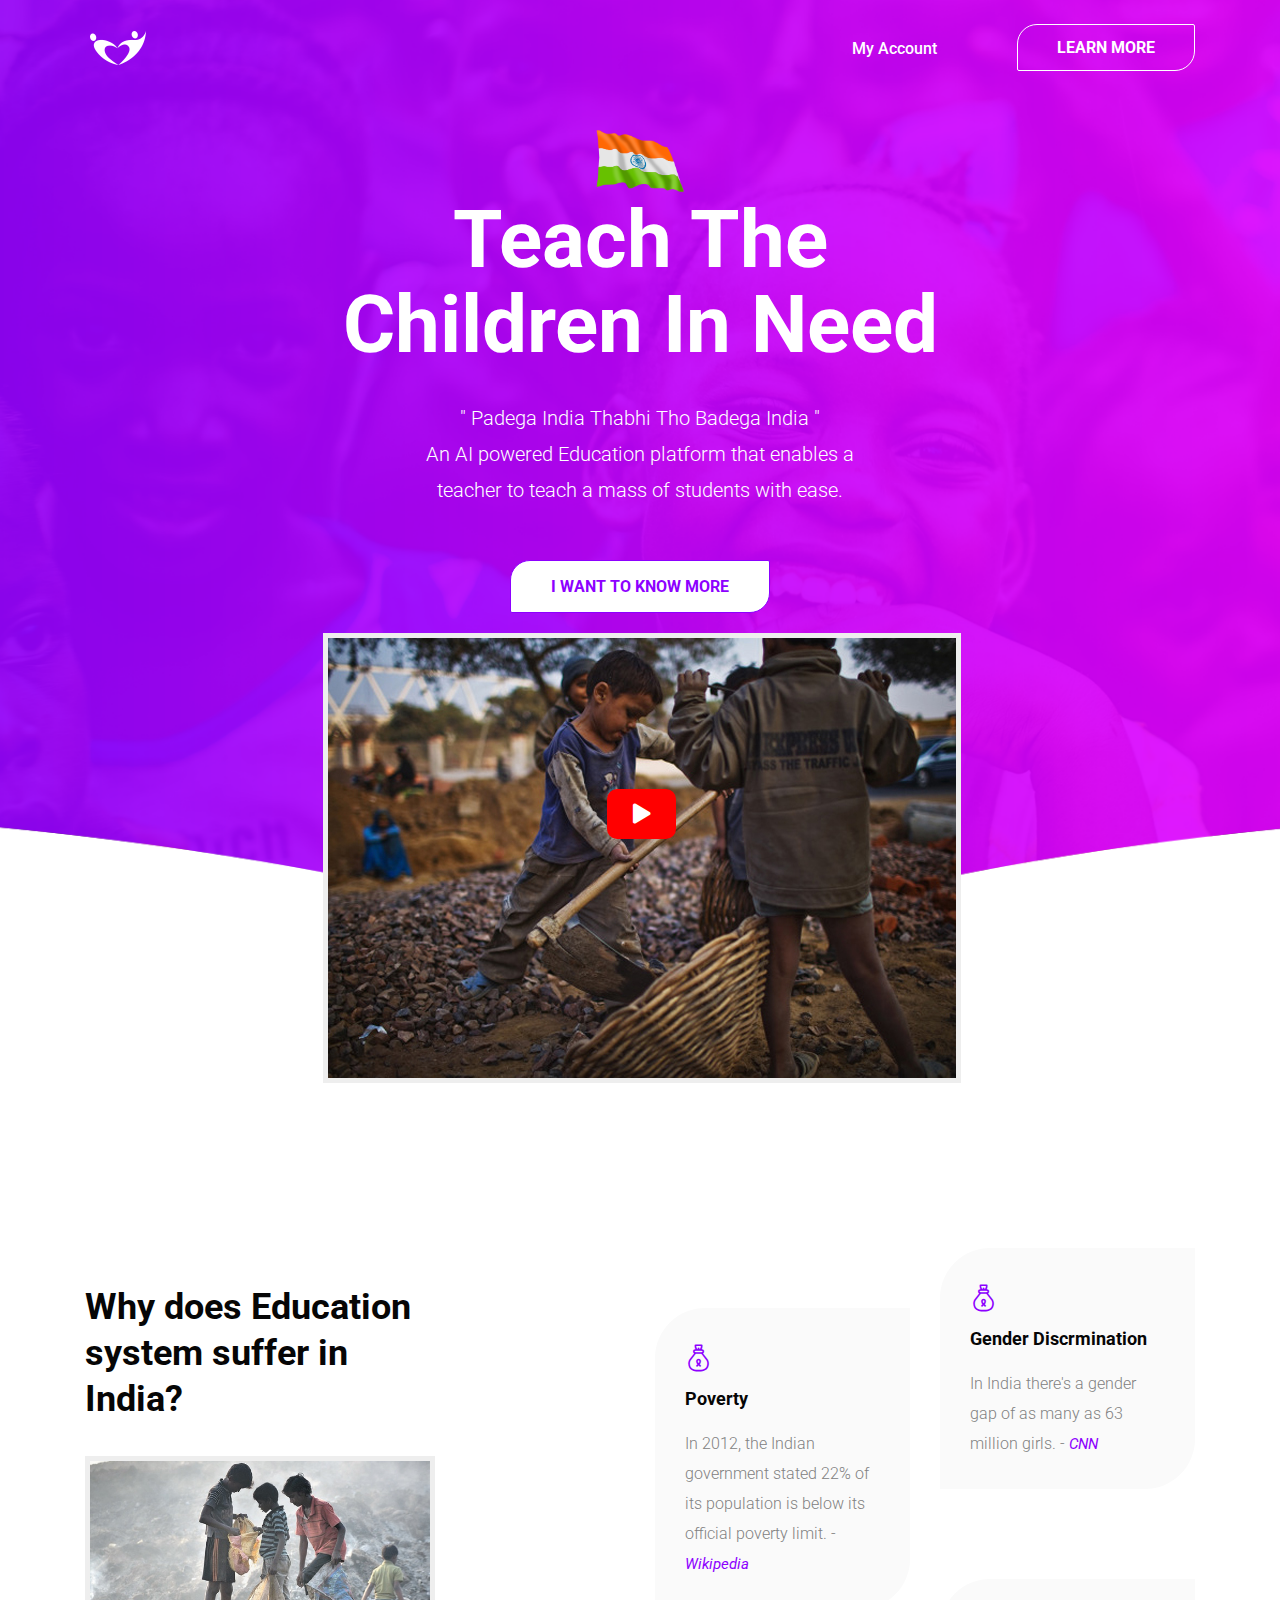
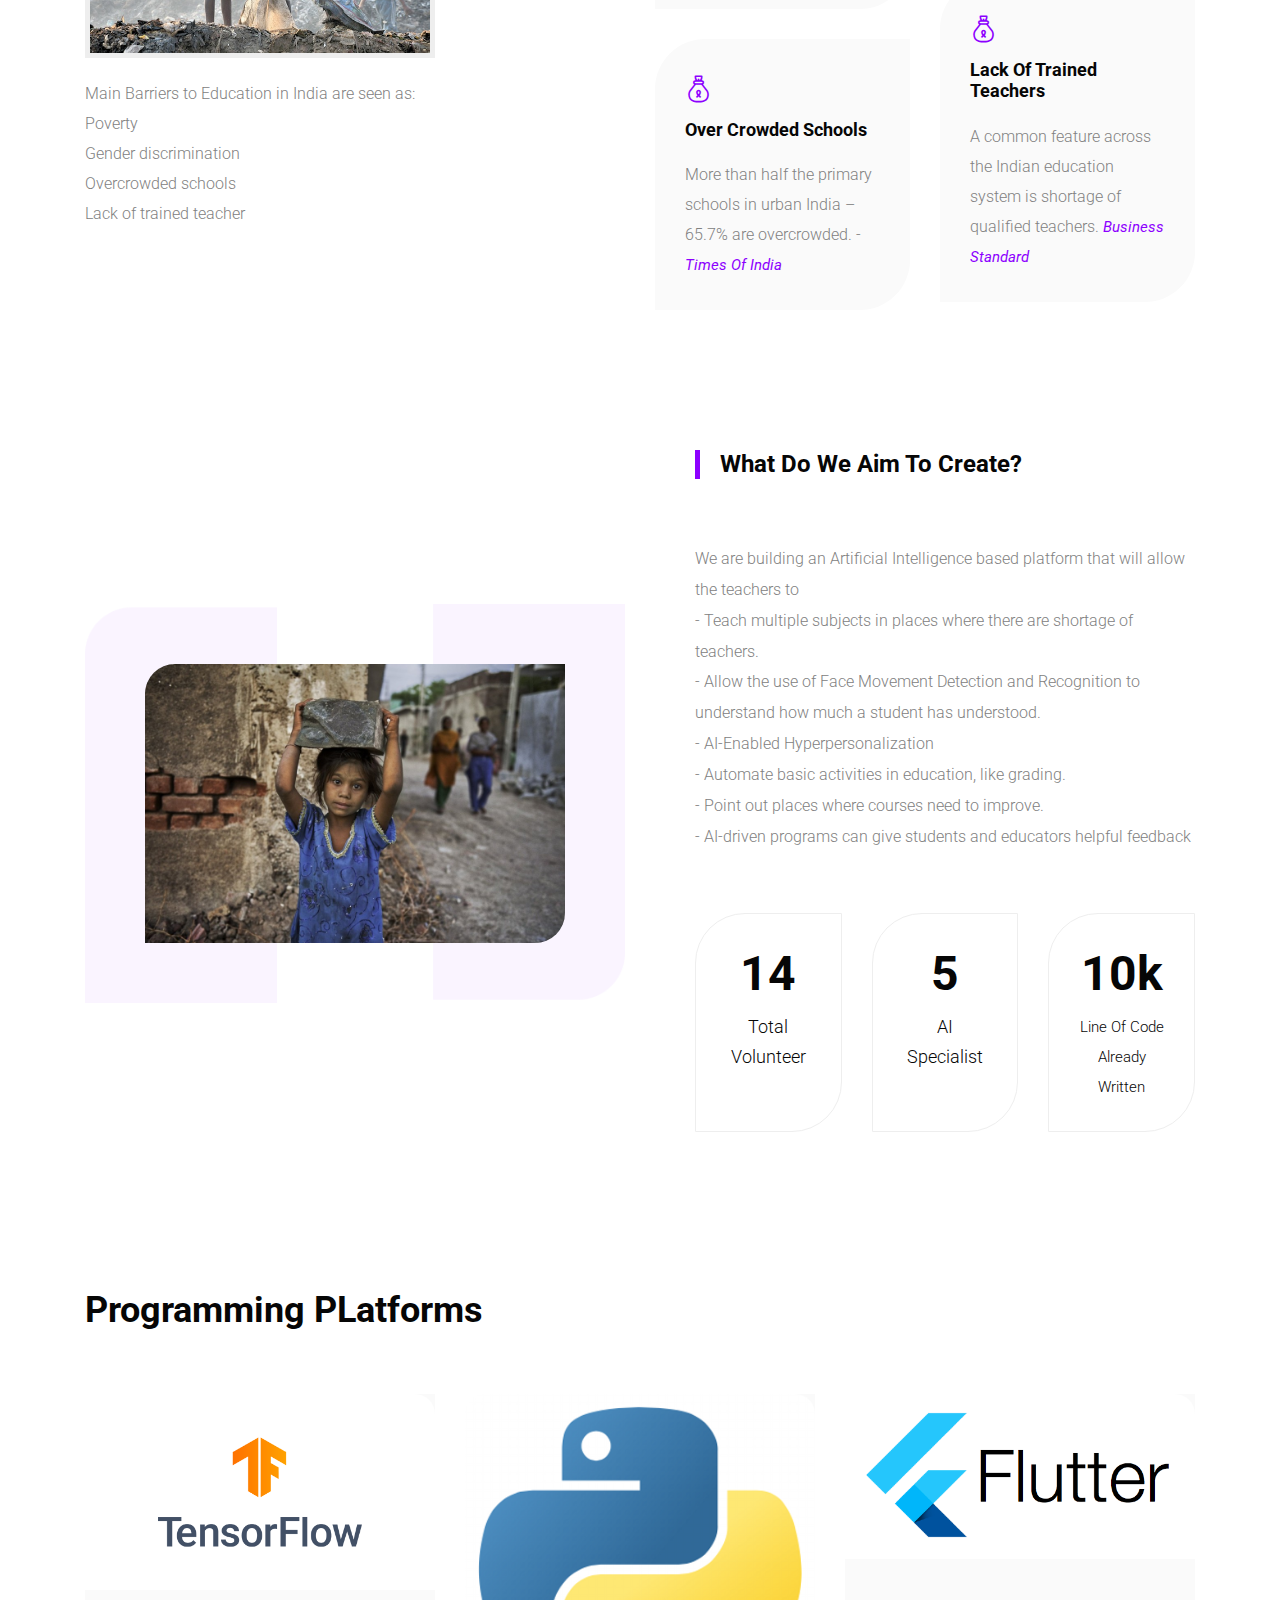
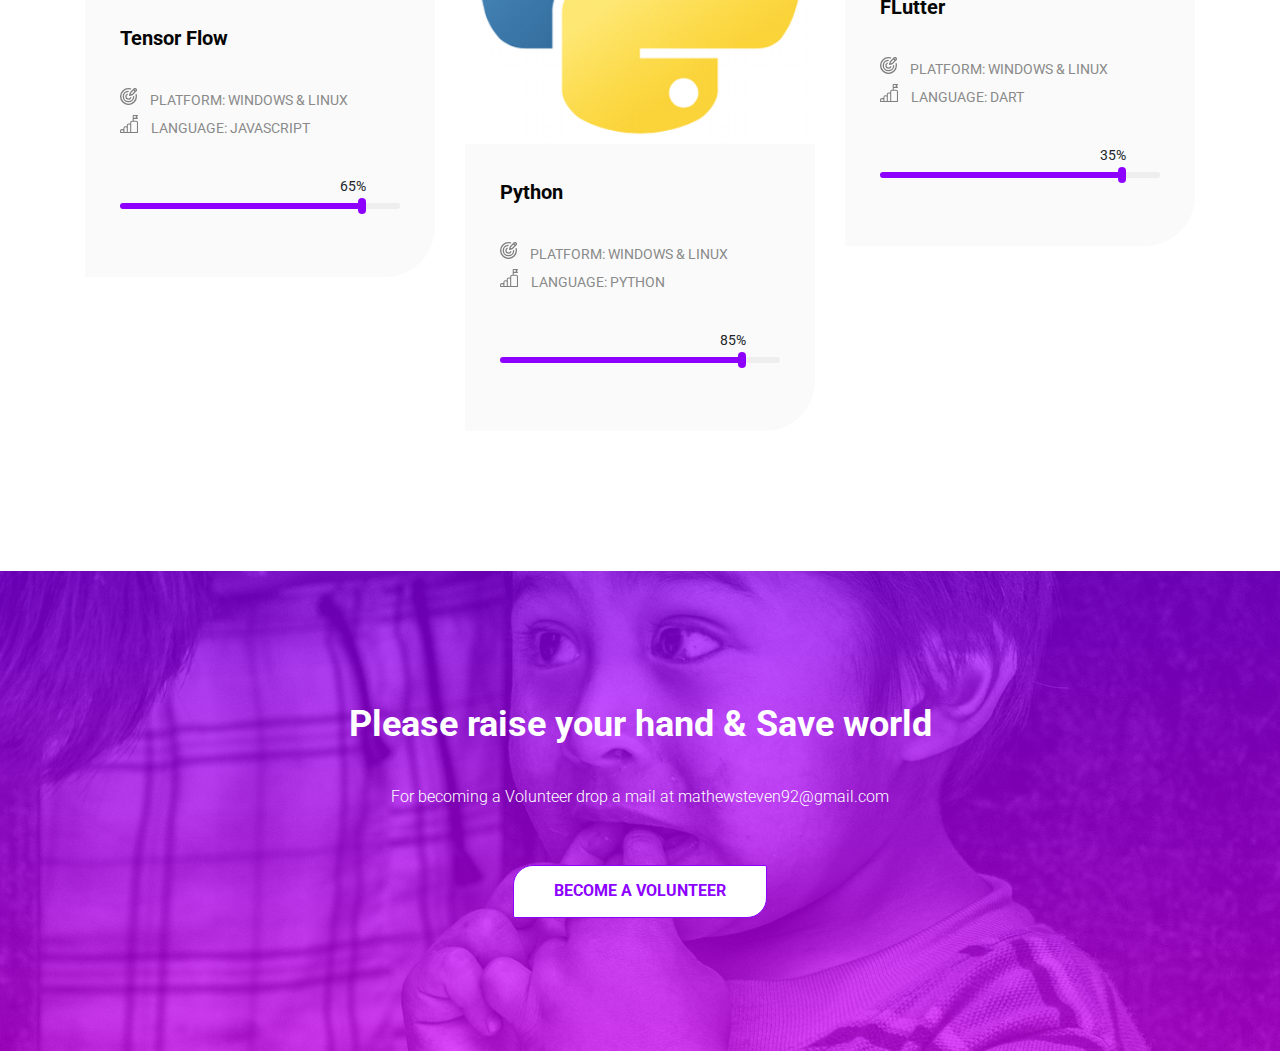
<file: index.html>
<!doctype html>
<html lang="en">

<head>
    <!-- Required meta tags -->
    <meta charset="utf-8">
    <meta name="viewport" content="width=device-width, initial-scale=1, shrink-to-fit=no">
    <title>Chl Padthe Hai</title>
    <link rel="icon" href="img/favicon.png">
    <!-- Bootstrap CSS -->
    <link rel="stylesheet" href="css/bootstrap.min.css">
    <!-- animate CSS -->
    <link rel="stylesheet" href="css/animate.css">
    <!-- owl carousel CSS -->
    <link rel="stylesheet" href="css/owl.carousel.min.css">
    <!-- themify CSS -->
    <link rel="stylesheet" href="css/themify-icons.css">
    <!-- font awesome CSS -->
    <link rel="stylesheet" href="css/all.css">
    <!-- flaticon CSS -->
    <link rel="stylesheet" href="css/flaticon.css">
    <!-- magnific popup CSS -->
    <link rel="stylesheet" href="css/magnific-popup.css">
    <!-- nice select CSS -->
    <link rel="stylesheet" href="css/nice-select.css">
    <!-- swiper CSS -->
    <link rel="stylesheet" href="css/slick.css">
    <!-- style CSS -->
    <link rel="stylesheet" href="css/style.css">
</head>

<body>
    <!--::header part start::-->
    <header class="main_menu home_menu">
        <div class="container">
            <div class="row align-items-center">
                <div class="col-lg-12">
                    <nav class="navbar navbar-expand-lg navbar-light">
                        <a class="navbar-brand" href="index.html"> <img src="img/logo.png" alt="logo"> </a>
                        <button class="navbar-toggler" type="button" data-toggle="collapse"
                            data-target="#navbarSupportedContent" aria-controls="navbarSupportedContent"
                            aria-expanded="false" aria-label="Toggle navigation">
                            <span class="ti-menu"></span>
                        </button>

                        <div class="collapse navbar-collapse main-menu-item justify-content-end"
                            id="navbarSupportedContent">
                            <ul class="navbar-nav align-items-center">
                                

                                <li class="nav-item">
                                    <a class="nav-link" href="contact.html">My Account</a>
                                </li>
                                <li class="d-none d-lg-block">
                                    <a class="btn_2" href="#">learn more</a>
                                </li>
                            </ul>
                        </div>
                    </nav>
                </div>
            </div>
        </div>
    </header>
    <!-- Header part end-->

    <!-- banner part start-->
    <section class="banner_part">
        <div class="container">
            <div class="row align-items-center justify-content-center">
                <div class="col-lg-7">
                    <div class="banner_text text-center">
                        <div class="banner_text_iner">
                            <h1><img src="img/india.png" style="width: 15%; height: 15%"><br/> Teach The <br>
                                Children in Need </h1>
                            <p>" Padega India Thabhi Tho Badega India "<br/> An AI powered Education platform that enables a teacher to
                                teach a mass of students with ease.
                                </p>
                            <a href="#" class="btn_2">I Want To Know More</a>
                        </div>
                    </div>
                </div>

                <div class="col-lg-7">
                    <div class="banner_video">
                        <div class="banner_video_iner">
                            <br/><br/><br/><br/>
                            <img src="img/banner_video.png" alt="" style="border: 5px solid #eee">
                            <div class="extends_video">
                                <a id="play-video_1" class="video-play-button popup-youtube"
                                    href="https://www.youtube.com/watch?v=pBFQdxA-apI">
                                    <span class="fas fa-play"></span>
                                </a>
                            </div>
                        </div>
                    </div>
                </div>
            </div>
        </div>
    </section>
    <!-- banner part start-->

    <!-- service part start-->
    <section class="service_part">
        <div class="container">
            <div class="row justify-content-between align-items-center">
                <div class="col-lg-4 col-sm-10">
                    <div class="service_text">
                        <h2>Why does Education system suffer in India?</h2>
                        <img src="img/child-labour.jpg" style="border:5px solid #eee">
                        <br/><br/>
                        <p>Main Barriers to Education in India are seen as: <br/>Poverty<br/>
Gender discrimination<br/>
Overcrowded schools<br/>
Lack of trained teacher </p>

                        
                    </div>
                </div>
                <div class="col-lg-7 col-xl-6">
                    <div class="service_part_iner">
                        <div class="row">
                            <div class="col-lg-6 col-sm-6">
                                <div class="single_service_text ">
                                    <i class="flaticon-money"></i>
                                    <h4>Poverty</h4>
                                    <p>In 2012, the Indian government stated 22% of its population is below its official poverty limit. - <i style="font-size: 15px"><b>Wikipedia</b></i></p>
                                    
                                </div>
                            </div>
                            <div class="col-lg-6 col-sm-6">
                                <div class="single_service_text">
                                    <i class="flaticon-money"></i>
                                    <h4>Gender Discrmination</h4>
                                    <p >In India there's a gender gap of as many as 63 million girls. - <i style="font-size: 15px"><b>CNN</b></i></p>
                                   
                                </div>
                            </div>
                            <div class="col-lg-6 col-sm-6">
                                <div class="single_service_text">
                                    <i class="flaticon-money"></i>
                                    <h4>Over Crowded Schools</h4>
                                    <p>More than half the primary schools in urban India – 65.7% are overcrowded. - <i style="font-size: 15px"><b>Times Of India</b></i></p>
                                    
                                </div>
                            </div>
                            <div class="col-lg-6 col-sm-6">
                                <div class="single_service_text">
                                    <i class="flaticon-money"></i>
                                    <h4>Lack Of Trained Teachers</h4>
                                    <p>A common feature across the Indian education system is shortage of qualified teachers. <i style="font-size: 15px"><b>Business Standard</b></i></p>
                                    
                                </div>
                            </div>
                        </div>
                    </div>
                </div>
            </div>
        </div>
    </section>
    <!-- service part end-->

    <!-- about part end-->
    <section class="about_us">
        <div class="container">
            <div class="row justify-content-between align-items-center">
                <div class="col-lg-6">
                    <div class="about_us_img">
                        <img src="img/top_service.png" alt="">
                    </div>
                </div>
                <div class="col-lg-6">
                    <div class="about_us_text">
                        <h5>
                            What Do We Aim To Create?<br><span></span>
                        </h5>
                        <h2></h2>
                        <p>We are building an Artificial Intelligence based platform that will allow the teachers to<br/>
                        - Teach multiple subjects in places where there are shortage of teachers.<br/>
                        - Allow the use of Face Movement Detection and Recognition to understand how much a student has understood.<br/>
                        - AI-Enabled Hyperpersonalization<br/>
                        - Automate basic activities in education, like grading.<br/>
                        - Point out places where courses need to improve.<br/>
                        - AI-driven programs can give students and educators helpful feedback
                    </p>
                        <div class="banner_item">
                            <div class="single_item">
                                <h2> <span class="count">14</span></h2>
                                <h5>Total
                                    Volunteer</h5>
                            </div>
                            <div class="single_item">
                                <h2><span class="count">5</span></h2>
                                <h5>AI
                                    Specialist</h5>
                            </div>
                            <div class="single_item">
                                <h2><span class="count">10</span>k</h2>
                                <h5 style="font-size: 15px">Line Of Code
                                    Already Written</h5>
                            </div>
                        </div>
                        
                    </div>
                   
                </div>
                
            </div>
        </div>
    </section>
    <!-- about part end-->

    <!--::passion part start::-->
    <section class="passion_part passion_section_padding">
        <div class="container">
            <div class="row">
                <div class="col-xl-5 col-md-8">
                    <div class="section_tittle">
                        <h2>Programming PLatforms</h2>
                        <p></p>

                    </div>
                </div>
            </div>
            <div class="row">
                <div class="col-sm-6 col-lg-4 col-xl-4">
                    <div class="single-home-passion">
                        <div class="card">
                            <img src="img/passion/passion_1.png" class="card-img-top" alt="blog">
                            <div class="card-body">

                                <a href="#">
                                    <h5 class="card-title">Tensor Flow</h5>
                                </a>
                                <ul>
                                    <li><img src="img/icon/passion_1.svg" alt=""> Platform: Windows & Linux </li>
                                    <li><img src="img/icon/passion_2.svg" alt=""> Language: Javascript</li>
                                </ul>
                                <div class="skill">
                                        <div class="skill-bar skill11 wow slideInLeft animated">
                                            <span class="skill-count11">65%</span>
                                        </div>
                                    </div>
                                
                            </div>
                        </div>
                    </div>
                </div>
                <div class="col-sm-6 col-lg-4 col-xl-4">
                    <div class="single-home-passion">
                        <div class="card">
                            <img src="img/passion/passion_2.png" class="card-img-top" alt="blog">
                            <div class="card-body">
                                <a href="#">
                                    <h5 class="card-title">Python </h5>
                                </a>
                                <ul>
                                    <li><img src="img/icon/passion_1.svg" alt=""> Platform: Windows & Linux</li>
                                    <li><img src="img/icon/passion_2.svg" alt=""> Language: Python</li>
                                </ul>
                                <div class="skill">
                                        <div class="skill-bar skill11 wow slideInLeft animated">
                                            <span class="skill-count11">85%</span>
                                        </div>
                                    </div>
                                

                            </div>
                        </div>
                    </div>
                </div>
                <div class="col-sm-6 col-lg-4 col-xl-4">
                    <div class="single-home-passion">
                        <div class="card">
                            <img src="img/passion/passion_3.png" class="card-img-top" alt="blog">
                            <div class="card-body">
                                <a href="#">
                                    <h5 class="card-title">FLutter</h5>
                                </a>
                                <ul>
                                    <li><img src="img/icon/passion_1.svg" alt=""> Platform: Windows & Linux</li>
                                    <li><img src="img/icon/passion_2.svg" alt=""> Language: Dart</li>
                                </ul>
                                <div class="skill">
                                        <div class="skill-bar skill11 wow slideInLeft animated">
                                            <span class="skill-count11">35%</span>
                                        </div>
                                    </div>
                               
                            </div>
                        </div>
                    </div>
                </div>
            </div>
        </div>
    </section>
    <!--::passion part end::-->

    <!-- intro_video_bg start-->
    <section class="intro_video_bg">
        <div class="container">
            <div class="row justify-content-center">
                <div class="col-md-8 col-lg-8">
                    <div class="intro_video_iner text-center">
                        <h2>Please raise your hand & Save world </h2>
                        <p>For becoming a Volunteer drop a mail at mathewsteven92@gmail.com</p>
                        <a href="#" class="btn_2">Become a Volunteer</a>
                    </div>
                </div>
            </div>
        </div>
    </section>
    <!-- intro_video_bg part start-->

  
    <!--::our client part end::-->

    <!--::footer_part end::-->

    <!-- jquery plugins here-->

    <script src="js/jquery-1.12.1.min.js"></script>
    <!-- popper js -->
    <script src="js/popper.min.js"></script>
    <!-- bootstrap js -->
    <script src="js/bootstrap.min.js"></script>
    <!-- easing js -->
    <script src="js/jquery.magnific-popup.js"></script>
    <!-- swiper js -->
    <script src="js/swiper.min.js"></script>
    <script src="js/wow.min.js"></script>
    <script src="js/jquery.smooth-scroll.min.js"></script>
    <!-- swiper js -->
    <script src="js/masonry.pkgd.js"></script>
    <!-- particles js -->
    <script src="js/owl.carousel.min.js"></script>
    <script src="js/jquery.nice-select.min.js"></script>
    <!-- swiper js -->
    <script src="js/slick.min.js"></script>
    <script src="js/jquery.counterup.min.js"></script>
    <script src="js/waypoints.min.js"></script>
    <script src="js/countdown.jquery.min.js"></script>
    <script src="js/timer.js"></script>
    <!-- contact js -->
    <script src="js/jquery.ajaxchimp.min.js"></script>
    <script src="js/jquery.form.js"></script>
    <script src="js/jquery.validate.min.js"></script>
    <script src="js/mail-script.js"></script>
    <script src="js/contact.js"></script>
    <!-- custom js -->
    <script src="js/custom.js"></script>
</body>

</html>
</file>
<file: css/themify-icons.css>
@font-face {
	font-family: 'themify';
	src:url('../fonts/themify.eot?-fvbane');
	src:url('../fonts/themify.eot?#iefix-fvbane') format('embedded-opentype'),
		url('../fonts/themify.woff?-fvbane') format('woff'),
		url('../fonts/themify.ttf?-fvbane') format('truetype'),
		url('../fonts/themify.svg?-fvbane#themify') format('svg');
	font-weight: normal;
	font-style: normal;
}

[class^="ti-"], [class*=" ti-"] {
	font-family: 'themify';
	speak: none;
	font-style: normal;
	font-weight: normal;
	font-variant: normal;
	text-transform: none;
	line-height: 1;

	/* Better Font Rendering =========== */
	-webkit-font-smoothing: antialiased;
	-moz-osx-font-smoothing: grayscale;
}

.ti-wand:before {
	content: "\e600";
}
.ti-volume:before {
	content: "\e601";
}
.ti-user:before {
	content: "\e602";
}
.ti-unlock:before {
	content: "\e603";
}
.ti-unlink:before {
	content: "\e604";
}
.ti-trash:before {
	content: "\e605";
}
.ti-thought:before {
	content: "\e606";
}
.ti-target:before {
	content: "\e607";
}
.ti-tag:before {
	content: "\e608";
}
.ti-tablet:before {
	content: "\e609";
}
.ti-star:before {
	content: "\e60a";
}
.ti-spray:before {
	content: "\e60b";
}
.ti-signal:before {
	content: "\e60c";
}
.ti-shopping-cart:before {
	content: "\e60d";
}
.ti-shopping-cart-full:before {
	content: "\e60e";
}
.ti-settings:before {
	content: "\e60f";
}
.ti-search:before {
	content: "\e610";
}
.ti-zoom-in:before {
	content: "\e611";
}
.ti-zoom-out:before {
	content: "\e612";
}
.ti-cut:before {
	content: "\e613";
}
.ti-ruler:before {
	content: "\e614";
}
.ti-ruler-pencil:before {
	content: "\e615";
}
.ti-ruler-alt:before {
	content: "\e616";
}
.ti-bookmark:before {
	content: "\e617";
}
.ti-bookmark-alt:before {
	content: "\e618";
}
.ti-reload:before {
	content: "\e619";
}
.ti-plus:before {
	content: "\e61a";
}
.ti-pin:before {
	content: "\e61b";
}
.ti-pencil:before {
	content: "\e61c";
}
.ti-pencil-alt:before {
	content: "\e61d";
}
.ti-paint-roller:before {
	content: "\e61e";
}
.ti-paint-bucket:before {
	content: "\e61f";
}
.ti-na:before {
	content: "\e620";
}
.ti-mobile:before {
	content: "\e621";
}
.ti-minus:before {
	content: "\e622";
}
.ti-medall:before {
	content: "\e623";
}
.ti-medall-alt:before {
	content: "\e624";
}
.ti-marker:before {
	content: "\e625";
}
.ti-marker-alt:before {
	content: "\e626";
}
.ti-arrow-up:before {
	content: "\e627";
}
.ti-arrow-right:before {
	content: "\e628";
}
.ti-arrow-left:before {
	content: "\e629";
}
.ti-arrow-down:before {
	content: "\e62a";
}
.ti-lock:before {
	content: "\e62b";
}
.ti-location-arrow:before {
	content: "\e62c";
}
.ti-link:before {
	content: "\e62d";
}
.ti-layout:before {
	content: "\e62e";
}
.ti-layers:before {
	content: "\e62f";
}
.ti-layers-alt:before {
	content: "\e630";
}
.ti-key:before {
	content: "\e631";
}
.ti-import:before {
	content: "\e632";
}
.ti-image:before {
	content: "\e633";
}
.ti-heart:before {
	content: "\e634";
}
.ti-heart-broken:before {
	content: "\e635";
}
.ti-hand-stop:before {
	content: "\e636";
}
.ti-hand-open:before {
	content: "\e637";
}
.ti-hand-drag:before {
	content: "\e638";
}
.ti-folder:before {
	content: "\e639";
}
.ti-flag:before {
	content: "\e63a";
}
.ti-flag-alt:before {
	content: "\e63b";
}
.ti-flag-alt-2:before {
	content: "\e63c";
}
.ti-eye:before {
	content: "\e63d";
}
.ti-export:before {
	content: "\e63e";
}
.ti-exchange-vertical:before {
	content: "\e63f";
}
.ti-desktop:before {
	content: "\e640";
}
.ti-cup:before {
	content: "\e641";
}
.ti-crown:before {
	content: "\e642";
}
.ti-comments:before {
	content: "\e643";
}
.ti-comment:before {
	content: "\e644";
}
.ti-comment-alt:before {
	content: "\e645";
}
.ti-close:before {
	content: "\e646";
}
.ti-clip:before {
	content: "\e647";
}
.ti-angle-up:before {
	content: "\e648";
}
.ti-angle-right:before {
	content: "\e649";
}
.ti-angle-left:before {
	content: "\e64a";
}
.ti-angle-down:before {
	content: "\e64b";
}
.ti-check:before {
	content: "\e64c";
}
.ti-check-box:before {
	content: "\e64d";
}
.ti-camera:before {
	content: "\e64e";
}
.ti-announcement:before {
	content: "\e64f";
}
.ti-brush:before {
	content: "\e650";
}
.ti-briefcase:before {
	content: "\e651";
}
.ti-bolt:before {
	content: "\e652";
}
.ti-bolt-alt:before {
	content: "\e653";
}
.ti-blackboard:before {
	content: "\e654";
}
.ti-bag:before {
	content: "\e655";
}
.ti-move:before {
	content: "\e656";
}
.ti-arrows-vertical:before {
	content: "\e657";
}
.ti-arrows-horizontal:before {
	content: "\e658";
}
.ti-fullscreen:before {
	content: "\e659";
}
.ti-arrow-top-right:before {
	content: "\e65a";
}
.ti-arrow-top-left:before {
	content: "\e65b";
}
.ti-arrow-circle-up:before {
	content: "\e65c";
}
.ti-arrow-circle-right:before {
	content: "\e65d";
}
.ti-arrow-circle-left:before {
	content: "\e65e";
}
.ti-arrow-circle-down:before {
	content: "\e65f";
}
.ti-angle-double-up:before {
	content: "\e660";
}
.ti-angle-double-right:before {
	content: "\e661";
}
.ti-angle-double-left:before {
	content: "\e662";
}
.ti-angle-double-down:before {
	content: "\e663";
}
.ti-zip:before {
	content: "\e664";
}
.ti-world:before {
	content: "\e665";
}
.ti-wheelchair:before {
	content: "\e666";
}
.ti-view-list:before {
	content: "\e667";
}
.ti-view-list-alt:before {
	content: "\e668";
}
.ti-view-grid:before {
	content: "\e669";
}
.ti-uppercase:before {
	content: "\e66a";
}
.ti-upload:before {
	content: "\e66b";
}
.ti-underline:before {
	content: "\e66c";
}
.ti-truck:before {
	content: "\e66d";
}
.ti-timer:before {
	content: "\e66e";
}
.ti-ticket:before {
	content: "\e66f";
}
.ti-thumb-up:before {
	content: "\e670";
}
.ti-thumb-down:before {
	content: "\e671";
}
.ti-text:before {
	content: "\e672";
}
.ti-stats-up:before {
	content: "\e673";
}
.ti-stats-down:before {
	content: "\e674";
}
.ti-split-v:before {
	content: "\e675";
}
.ti-split-h:before {
	content: "\e676";
}
.ti-smallcap:before {
	content: "\e677";
}
.ti-shine:before {
	content: "\e678";
}
.ti-shift-right:before {
	content: "\e679";
}
.ti-shift-left:before {
	content: "\e67a";
}
.ti-shield:before {
	content: "\e67b";
}
.ti-notepad:before {
	content: "\e67c";
}
.ti-server:before {
	content: "\e67d";
}
.ti-quote-right:before {
	content: "\e67e";
}
.ti-quote-left:before {
	content: "\e67f";
}
.ti-pulse:before {
	content: "\e680";
}
.ti-printer:before {
	content: "\e681";
}
.ti-power-off:before {
	content: "\e682";
}
.ti-plug:before {
	content: "\e683";
}
.ti-pie-chart:before {
	content: "\e684";
}
.ti-paragraph:before {
	content: "\e685";
}
.ti-panel:before {
	content: "\e686";
}
.ti-package:before {
	content: "\e687";
}
.ti-music:before {
	content: "\e688";
}
.ti-music-alt:before {
	content: "\e689";
}
.ti-mouse:before {
	content: "\e68a";
}
.ti-mouse-alt:before {
	content: "\e68b";
}
.ti-money:before {
	content: "\e68c";
}
.ti-microphone:before {
	content: "\e68d";
}
.ti-menu:before {
	content: "\e68e";
}
.ti-menu-alt:before {
	content: "\e68f";
}
.ti-map:before {
	content: "\e690";
}
.ti-map-alt:before {
	content: "\e691";
}
.ti-loop:before {
	content: "\e692";
}
.ti-location-pin:before {
	content: "\e693";
}
.ti-list:before {
	content: "\e694";
}
.ti-light-bulb:before {
	content: "\e695";
}
.ti-Italic:before {
	content: "\e696";
}
.ti-info:before {
	content: "\e697";
}
.ti-infinite:before {
	content: "\e698";
}
.ti-id-badge:before {
	content: "\e699";
}
.ti-hummer:before {
	content: "\e69a";
}
.ti-home:before {
	content: "\e69b";
}
.ti-help:before {
	content: "\e69c";
}
.ti-headphone:before {
	content: "\e69d";
}
.ti-harddrives:before {
	content: "\e69e";
}
.ti-harddrive:before {
	content: "\e69f";
}
.ti-gift:before {
	content: "\e6a0";
}
.ti-game:before {
	content: "\e6a1";
}
.ti-filter:before {
	content: "\e6a2";
}
.ti-files:before {
	content: "\e6a3";
}
.ti-file:before {
	content: "\e6a4";
}
.ti-eraser:before {
	content: "\e6a5";
}
.ti-envelope:before {
	content: "\e6a6";
}
.ti-download:before {
	content: "\e6a7";
}
.ti-direction:before {
	content: "\e6a8";
}
.ti-direction-alt:before {
	content: "\e6a9";
}
.ti-dashboard:before {
	content: "\e6aa";
}
.ti-control-stop:before {
	content: "\e6ab";
}
.ti-control-shuffle:before {
	content: "\e6ac";
}
.ti-control-play:before {
	content: "\e6ad";
}
.ti-control-pause:before {
	content: "\e6ae";
}
.ti-control-forward:before {
	content: "\e6af";
}
.ti-control-backward:before {
	content: "\e6b0";
}
.ti-cloud:before {
	content: "\e6b1";
}
.ti-cloud-up:before {
	content: "\e6b2";
}
.ti-cloud-down:before {
	content: "\e6b3";
}
.ti-clipboard:before {
	content: "\e6b4";
}
.ti-car:before {
	content: "\e6b5";
}
.ti-calendar:before {
	content: "\e6b6";
}
.ti-book:before {
	content: "\e6b7";
}
.ti-bell:before {
	content: "\e6b8";
}
.ti-basketball:before {
	content: "\e6b9";
}
.ti-bar-chart:before {
	content: "\e6ba";
}
.ti-bar-chart-alt:before {
	content: "\e6bb";
}
.ti-back-right:before {
	content: "\e6bc";
}
.ti-back-left:before {
	content: "\e6bd";
}
.ti-arrows-corner:before {
	content: "\e6be";
}
.ti-archive:before {
	content: "\e6bf";
}
.ti-anchor:before {
	content: "\e6c0";
}
.ti-align-right:before {
	content: "\e6c1";
}
.ti-align-left:before {
	content: "\e6c2";
}
.ti-align-justify:before {
	content: "\e6c3";
}
.ti-align-center:before {
	content: "\e6c4";
}
.ti-alert:before {
	content: "\e6c5";
}
.ti-alarm-clock:before {
	content: "\e6c6";
}
.ti-agenda:before {
	content: "\e6c7";
}
.ti-write:before {
	content: "\e6c8";
}
.ti-window:before {
	content: "\e6c9";
}
.ti-widgetized:before {
	content: "\e6ca";
}
.ti-widget:before {
	content: "\e6cb";
}
.ti-widget-alt:before {
	content: "\e6cc";
}
.ti-wallet:before {
	content: "\e6cd";
}
.ti-video-clapper:before {
	content: "\e6ce";
}
.ti-video-camera:before {
	content: "\e6cf";
}
.ti-vector:before {
	content: "\e6d0";
}
.ti-themify-logo:before {
	content: "\e6d1";
}
.ti-themify-favicon:before {
	content: "\e6d2";
}
.ti-themify-favicon-alt:before {
	content: "\e6d3";
}
.ti-support:before {
	content: "\e6d4";
}
.ti-stamp:before {
	content: "\e6d5";
}
.ti-split-v-alt:before {
	content: "\e6d6";
}
.ti-slice:before {
	content: "\e6d7";
}
.ti-shortcode:before {
	content: "\e6d8";
}
.ti-shift-right-alt:before {
	content: "\e6d9";
}
.ti-shift-left-alt:before {
	content: "\e6da";
}
.ti-ruler-alt-2:before {
	content: "\e6db";
}
.ti-receipt:before {
	content: "\e6dc";
}
.ti-pin2:before {
	content: "\e6dd";
}
.ti-pin-alt:before {
	content: "\e6de";
}
.ti-pencil-alt2:before {
	content: "\e6df";
}
.ti-palette:before {
	content: "\e6e0";
}
.ti-more:before {
	content: "\e6e1";
}
.ti-more-alt:before {
	content: "\e6e2";
}
.ti-microphone-alt:before {
	content: "\e6e3";
}
.ti-magnet:before {
	content: "\e6e4";
}
.ti-line-double:before {
	content: "\e6e5";
}
.ti-line-dotted:before {
	content: "\e6e6";
}
.ti-line-dashed:before {
	content: "\e6e7";
}
.ti-layout-width-full:before {
	content: "\e6e8";
}
.ti-layout-width-default:before {
	content: "\e6e9";
}
.ti-layout-width-default-alt:before {
	content: "\e6ea";
}
.ti-layout-tab:before {
	content: "\e6eb";
}
.ti-layout-tab-window:before {
	content: "\e6ec";
}
.ti-layout-tab-v:before {
	content: "\e6ed";
}
.ti-layout-tab-min:before {
	content: "\e6ee";
}
.ti-layout-slider:before {
	content: "\e6ef";
}
.ti-layout-slider-alt:before {
	content: "\e6f0";
}
.ti-layout-sidebar-right:before {
	content: "\e6f1";
}
.ti-layout-sidebar-none:before {
	content: "\e6f2";
}
.ti-layout-sidebar-left:before {
	content: "\e6f3";
}
.ti-layout-placeholder:before {
	content: "\e6f4";
}
.ti-layout-menu:before {
	content: "\e6f5";
}
.ti-layout-menu-v:before {
	content: "\e6f6";
}
.ti-layout-menu-separated:before {
	content: "\e6f7";
}
.ti-layout-menu-full:before {
	content: "\e6f8";
}
.ti-layout-media-right-alt:before {
	content: "\e6f9";
}
.ti-layout-media-right:before {
	content: "\e6fa";
}
.ti-layout-media-overlay:before {
	content: "\e6fb";
}
.ti-layout-media-overlay-alt:before {
	content: "\e6fc";
}
.ti-layout-media-overlay-alt-2:before {
	content: "\e6fd";
}
.ti-layout-media-left-alt:before {
	content: "\e6fe";
}
.ti-layout-media-left:before {
	content: "\e6ff";
}
.ti-layout-media-center-alt:before {
	content: "\e700";
}
.ti-layout-media-center:before {
	content: "\e701";
}
.ti-layout-list-thumb:before {
	content: "\e702";
}
.ti-layout-list-thumb-alt:before {
	content: "\e703";
}
.ti-layout-list-post:before {
	content: "\e704";
}
.ti-layout-list-large-image:before {
	content: "\e705";
}
.ti-layout-line-solid:before {
	content: "\e706";
}
.ti-layout-grid4:before {
	content: "\e707";
}
.ti-layout-grid3:before {
	content: "\e708";
}
.ti-layout-grid2:before {
	content: "\e709";
}
.ti-layout-grid2-thumb:before {
	content: "\e70a";
}
.ti-layout-cta-right:before {
	content: "\e70b";
}
.ti-layout-cta-left:before {
	content: "\e70c";
}
.ti-layout-cta-center:before {
	content: "\e70d";
}
.ti-layout-cta-btn-right:before {
	content: "\e70e";
}
.ti-layout-cta-btn-left:before {
	content: "\e70f";
}
.ti-layout-column4:before {
	content: "\e710";
}
.ti-layout-column3:before {
	content: "\e711";
}
.ti-layout-column2:before {
	content: "\e712";
}
.ti-layout-accordion-separated:before {
	content: "\e713";
}
.ti-layout-accordion-merged:before {
	content: "\e714";
}
.ti-layout-accordion-list:before {
	content: "\e715";
}
.ti-ink-pen:before {
	content: "\e716";
}
.ti-info-alt:before {
	content: "\e717";
}
.ti-help-alt:before {
	content: "\e718";
}
.ti-headphone-alt:before {
	content: "\e719";
}
.ti-hand-point-up:before {
	content: "\e71a";
}
.ti-hand-point-right:before {
	content: "\e71b";
}
.ti-hand-point-left:before {
	content: "\e71c";
}
.ti-hand-point-down:before {
	content: "\e71d";
}
.ti-gallery:before {
	content: "\e71e";
}
.ti-face-smile:before {
	content: "\e71f";
}
.ti-face-sad:before {
	content: "\e720";
}
.ti-credit-card:before {
	content: "\e721";
}
.ti-control-skip-forward:before {
	content: "\e722";
}
.ti-control-skip-backward:before {
	content: "\e723";
}
.ti-control-record:before {
	content: "\e724";
}
.ti-control-eject:before {
	content: "\e725";
}
.ti-comments-smiley:before {
	content: "\e726";
}
.ti-brush-alt:before {
	content: "\e727";
}
.ti-youtube:before {
	content: "\e728";
}
.ti-vimeo:before {
	content: "\e729";
}
.ti-twitter:before {
	content: "\e72a";
}
.ti-time:before {
	content: "\e72b";
}
.ti-tumblr:before {
	content: "\e72c";
}
.ti-skype:before {
	content: "\e72d";
}
.ti-share:before {
	content: "\e72e";
}
.ti-share-alt:before {
	content: "\e72f";
}
.ti-rocket:before {
	content: "\e730";
}
.ti-pinterest:before {
	content: "\e731";
}
.ti-new-window:before {
	content: "\e732";
}
.ti-microsoft:before {
	content: "\e733";
}
.ti-list-ol:before {
	content: "\e734";
}
.ti-linkedin:before {
	content: "\e735";
}
.ti-layout-sidebar-2:before {
	content: "\e736";
}
.ti-layout-grid4-alt:before {
	content: "\e737";
}
.ti-layout-grid3-alt:before {
	content: "\e738";
}
.ti-layout-grid2-alt:before {
	content: "\e739";
}
.ti-layout-column4-alt:before {
	content: "\e73a";
}
.ti-layout-column3-alt:before {
	content: "\e73b";
}
.ti-layout-column2-alt:before {
	content: "\e73c";
}
.ti-instagram:before {
	content: "\e73d";
}
.ti-google:before {
	content: "\e73e";
}
.ti-github:before {
	content: "\e73f";
}
.ti-flickr:before {
	content: "\e740";
}
.ti-facebook:before {
	content: "\e741";
}
.ti-dropbox:before {
	content: "\e742";
}
.ti-dribbble:before {
	content: "\e743";
}
.ti-apple:before {
	content: "\e744";
}
.ti-android:before {
	content: "\e745";
}
.ti-save:before {
	content: "\e746";
}
.ti-save-alt:before {
	content: "\e747";
}
.ti-yahoo:before {
	content: "\e748";
}
.ti-wordpress:before {
	content: "\e749";
}
.ti-vimeo-alt:before {
	content: "\e74a";
}
.ti-twitter-alt:before {
	content: "\e74b";
}
.ti-tumblr-alt:before {
	content: "\e74c";
}
.ti-trello:before {
	content: "\e74d";
}
.ti-stack-overflow:before {
	content: "\e74e";
}
.ti-soundcloud:before {
	content: "\e74f";
}
.ti-sharethis:before {
	content: "\e750";
}
.ti-sharethis-alt:before {
	content: "\e751";
}
.ti-reddit:before {
	content: "\e752";
}
.ti-pinterest-alt:before {
	content: "\e753";
}
.ti-microsoft-alt:before {
	content: "\e754";
}
.ti-linux:before {
	content: "\e755";
}
.ti-jsfiddle:before {
	content: "\e756";
}
.ti-joomla:before {
	content: "\e757";
}
.ti-html5:before {
	content: "\e758";
}
.ti-flickr-alt:before {
	content: "\e759";
}
.ti-email:before {
	content: "\e75a";
}
.ti-drupal:before {
	content: "\e75b";
}
.ti-dropbox-alt:before {
	content: "\e75c";
}
.ti-css3:before {
	content: "\e75d";
}
.ti-rss:before {
	content: "\e75e";
}
.ti-rss-alt:before {
	content: "\e75f";
}
</file>
<file: css/flaticon.css>
/*
  	Flaticon icon font: Flaticon
  	Creation date: 08/06/2019 05:09
  	*/

@font-face {
  font-family: "Flaticon";
  src: url("../fonts/Flaticon.eot");
  src: url("../fonts/Flaticon.eot?#iefix") format("embedded-opentype"),
       url("../fonts/Flaticon.woff2") format("woff2"),
       url("../fonts/Flaticon.woff") format("woff"),
       url("../fonts/Flaticon.ttf") format("truetype"),
       url("../fonts/Flaticon.svg#Flaticon") format("svg");
  font-weight: normal;
  font-style: normal;
}

@media screen and (-webkit-min-device-pixel-ratio:0) {
  @font-face {
    font-family: "Flaticon";
    src: url("./Flaticon.svg#Flaticon") format("svg");
  }
}

[class^="flaticon-"]:before, [class*=" flaticon-"]:before,
[class^="flaticon-"]:after, [class*=" flaticon-"]:after {   
  font-family: Flaticon;
font-style: normal;
}

.flaticon-money:before { content: "\f100"; }
.flaticon-goal:before { content: "\f101"; }
.flaticon-goal-1:before { content: "\f102"; }
.flaticon-comment:before { content: "\f103"; }
.flaticon-calendar:before { content: "\f104"; }
</file>
<file: css/nice-select.css>
.nice-select {
  -webkit-tap-highlight-color: transparent;
  background-color: #fff;
  border-radius: 5px;
  border: solid 1px #e8e8e8;
  box-sizing: border-box;
  clear: both;
  cursor: pointer;
  display: block;
  float: left;
  font-family: inherit;
  font-size: 14px;
  font-weight: normal;
  height: 42px;
  line-height: 40px;
  outline: none;
  padding-left: 18px;
  padding-right: 30px;
  position: relative;
  text-align: left !important;
  -webkit-transition: all 0.2s ease-in-out;
  transition: all 0.2s ease-in-out;
  -webkit-user-select: none;
     -moz-user-select: none;
      -ms-user-select: none;
          user-select: none;
  white-space: nowrap;
  width: auto; }
  .nice-select:hover {
    border-color: #dbdbdb; }
  .nice-select:active, .nice-select.open, .nice-select:focus {
    border-color: #999; }
  .nice-select:after {
    border-bottom: 2px solid #999;
    border-right: 2px solid #999;
    content: '';
    display: block;
    height: 10px;
    margin-top: -4px;
    pointer-events: none;
    position: absolute;
    right: 12px;
    top: 50%;
    -webkit-transform-origin: 66% 66%;
        -ms-transform-origin: 66% 66%;
            transform-origin: 66% 66%;
    -webkit-transform: rotate(45deg);
        -ms-transform: rotate(45deg);
            transform: rotate(45deg);
    -webkit-transition: all 0.15s ease-in-out;
    transition: all 0.15s ease-in-out;
    width: 10px; }
  .nice-select.open:after {
    -webkit-transform: rotate(-135deg);
        -ms-transform: rotate(-135deg);
            transform: rotate(-135deg); }
  .nice-select.open .list {
    opacity: 1;
    pointer-events: auto;
    -webkit-transform: scale(1) translateY(0);
        -ms-transform: scale(1) translateY(0);
            transform: scale(1) translateY(0); }
  .nice-select.disabled {
    border-color: #ededed;
    color: #999;
    pointer-events: none; }
    .nice-select.disabled:after {
      border-color: #cccccc; }
  .nice-select.wide {
    width: 100%; }
    .nice-select.wide .list {
      left: 0 !important;
      right: 0 !important; }
  .nice-select.right {
    float: right; }
    .nice-select.right .list {
      left: auto;
      right: 0; }
  .nice-select.small {
    font-size: 12px;
    height: 36px;
    line-height: 34px; }
    .nice-select.small:after {
      height: 4px;
      width: 4px; }
    .nice-select.small .option {
      line-height: 34px;
      min-height: 34px; }
  .nice-select .list {
    background-color: #fff;
    border-radius: 5px;
    box-shadow: 0 0 0 1px rgba(68, 68, 68, 0.11);
    box-sizing: border-box;
    margin-top: 4px;
    opacity: 0;
    overflow: hidden;
    padding: 0;
    pointer-events: none;
    position: absolute;
    top: 100%;
    left: 0;
    -webkit-transform-origin: 50% 0;
        -ms-transform-origin: 50% 0;
            transform-origin: 50% 0;
    -webkit-transform: scale(0.75) translateY(-21px);
        -ms-transform: scale(0.75) translateY(-21px);
            transform: scale(0.75) translateY(-21px);
    -webkit-transition: all 0.2s cubic-bezier(0.5, 0, 0, 1.25), opacity 0.15s ease-out;
    transition: all 0.2s cubic-bezier(0.5, 0, 0, 1.25), opacity 0.15s ease-out;
    z-index: 9; }
    .nice-select .list:hover .option:not(:hover) {
      background-color: transparent !important; }
  .nice-select .option {
    cursor: pointer;
    font-weight: 400;
    line-height: 40px;
    list-style: none;
    min-height: 40px;
    outline: none;
    padding-left: 18px;
    padding-right: 29px;
    text-align: left;
    -webkit-transition: all 0.2s;
    transition: all 0.2s; }
    .nice-select .option:hover, .nice-select .option.focus, .nice-select .option.selected.focus {
      background-color: #f6f6f6; }
    .nice-select .option.selected {
      font-weight: bold; }
    .nice-select .option.disabled {
      background-color: transparent;
      color: #999;
      cursor: default; }

.no-csspointerevents .nice-select .list {
  display: none; }

.no-csspointerevents .nice-select.open .list {
  display: block; }
</file>
<file: css/style.css>
@import url("https://fonts.googleapis.com/css?family=Playfair+Display:400,700|Roboto:300,400,500,700&display=swap");
/* line 1, ../../01 cl html template/03_jun 2019/183_Charity_html/sass/_extends.scss */
.btn_2:hover, .btn_3 {
  background-image: -webkit-linear-gradient(right, #7f00ff 0%, #e100ff 50%, #7f00ff 100%);
  background-image: linear-gradient(to left, #7f00ff 0%, #e100ff 50%, #7f00ff 100%);
}

/**************** common css start ****************/
/* line 3, ../../01 cl html template/03_jun 2019/183_Charity_html/sass/_common.scss */
body {
  font-family: "Roboto", sans-serif;
  padding: 0;
  margin: 0;
  font-size: 14px;
}

/* line 9, ../../01 cl html template/03_jun 2019/183_Charity_html/sass/_common.scss */
.message_submit_form:focus {
  outline: none;
}

/* line 12, ../../01 cl html template/03_jun 2019/183_Charity_html/sass/_common.scss */
input:hover, input:focus {
  outline: none !important;
}

/* line 15, ../../01 cl html template/03_jun 2019/183_Charity_html/sass/_common.scss */
.gray_bg {
  background-color: #f7f7f7;
}

/* line 18, ../../01 cl html template/03_jun 2019/183_Charity_html/sass/_common.scss */
.section_padding {
  padding: 140px 0px;
}

@media only screen and (min-width: 992px) and (max-width: 1200px) {
  /* line 18, ../../01 cl html template/03_jun 2019/183_Charity_html/sass/_common.scss */
  .section_padding {
    padding: 80px 0px;
  }
}

@media only screen and (min-width: 768px) and (max-width: 991px) {
  /* line 18, ../../01 cl html template/03_jun 2019/183_Charity_html/sass/_common.scss */
  .section_padding {
    padding: 70px 0px;
  }
}

@media (max-width: 576px) {
  /* line 18, ../../01 cl html template/03_jun 2019/183_Charity_html/sass/_common.scss */
  .section_padding {
    padding: 70px 0px;
  }
}

@media only screen and (min-width: 576px) and (max-width: 767px) {
  /* line 18, ../../01 cl html template/03_jun 2019/183_Charity_html/sass/_common.scss */
  .section_padding {
    padding: 70px 0px;
  }
}

/* line 33, ../../01 cl html template/03_jun 2019/183_Charity_html/sass/_common.scss */
.single_padding_top {
  padding-top: 140px !important;
}

@media only screen and (min-width: 992px) and (max-width: 1200px) {
  /* line 33, ../../01 cl html template/03_jun 2019/183_Charity_html/sass/_common.scss */
  .single_padding_top {
    padding-top: 70px !important;
  }
}

@media only screen and (min-width: 768px) and (max-width: 991px) {
  /* line 33, ../../01 cl html template/03_jun 2019/183_Charity_html/sass/_common.scss */
  .single_padding_top {
    padding-top: 70px !important;
  }
}

@media (max-width: 576px) {
  /* line 33, ../../01 cl html template/03_jun 2019/183_Charity_html/sass/_common.scss */
  .single_padding_top {
    padding-top: 70px !important;
  }
}

@media only screen and (min-width: 576px) and (max-width: 767px) {
  /* line 33, ../../01 cl html template/03_jun 2019/183_Charity_html/sass/_common.scss */
  .single_padding_top {
    padding-top: 80px !important;
  }
}

/* line 48, ../../01 cl html template/03_jun 2019/183_Charity_html/sass/_common.scss */
.padding_top {
  padding-top: 140px;
}

@media only screen and (min-width: 992px) and (max-width: 1200px) {
  /* line 48, ../../01 cl html template/03_jun 2019/183_Charity_html/sass/_common.scss */
  .padding_top {
    padding-top: 80px;
  }
}

@media only screen and (min-width: 768px) and (max-width: 991px) {
  /* line 48, ../../01 cl html template/03_jun 2019/183_Charity_html/sass/_common.scss */
  .padding_top {
    padding-top: 70px;
  }
}

@media (max-width: 576px) {
  /* line 48, ../../01 cl html template/03_jun 2019/183_Charity_html/sass/_common.scss */
  .padding_top {
    padding-top: 70px;
  }
}

@media only screen and (min-width: 576px) and (max-width: 767px) {
  /* line 48, ../../01 cl html template/03_jun 2019/183_Charity_html/sass/_common.scss */
  .padding_top {
    padding-top: 70px;
  }
}

/* line 63, ../../01 cl html template/03_jun 2019/183_Charity_html/sass/_common.scss */
.padding_bottom {
  padding-bottom: 140px;
}

@media only screen and (min-width: 992px) and (max-width: 1200px) {
  /* line 63, ../../01 cl html template/03_jun 2019/183_Charity_html/sass/_common.scss */
  .padding_bottom {
    padding-bottom: 80px;
  }
}

@media only screen and (min-width: 768px) and (max-width: 991px) {
  /* line 63, ../../01 cl html template/03_jun 2019/183_Charity_html/sass/_common.scss */
  .padding_bottom {
    padding-bottom: 70px;
  }
}

@media (max-width: 576px) {
  /* line 63, ../../01 cl html template/03_jun 2019/183_Charity_html/sass/_common.scss */
  .padding_bottom {
    padding-bottom: 70px;
  }
}

@media only screen and (min-width: 576px) and (max-width: 767px) {
  /* line 63, ../../01 cl html template/03_jun 2019/183_Charity_html/sass/_common.scss */
  .padding_bottom {
    padding-bottom: 70px;
  }
}

/* line 78, ../../01 cl html template/03_jun 2019/183_Charity_html/sass/_common.scss */
a {
  text-decoration: none;
  -webkit-transition: 0.5s;
  transition: 0.5s;
}

/* line 81, ../../01 cl html template/03_jun 2019/183_Charity_html/sass/_common.scss */
a:hover {
  outline: none;
  text-decoration: none;
}

/* line 87, ../../01 cl html template/03_jun 2019/183_Charity_html/sass/_common.scss */
h1, h2, h3, h4, h5, h6 {
  color: #060606;
  font-family: "Roboto", sans-serif;
}

/* line 91, ../../01 cl html template/03_jun 2019/183_Charity_html/sass/_common.scss */
p {
  color: #818181;
  font-family: "Roboto", sans-serif;
  line-height: 30px;
  font-size: 16px;
  margin-bottom: 0px;
  font-weight: 300;
}

/* line 100, ../../01 cl html template/03_jun 2019/183_Charity_html/sass/_common.scss */
h2 {
  font-size: 44px;
  line-height: 28px;
  color: #060606;
  font-weight: 600;
  line-height: 1.222;
}

@media (max-width: 576px) {
  /* line 100, ../../01 cl html template/03_jun 2019/183_Charity_html/sass/_common.scss */
  h2 {
    font-size: 22px;
    line-height: 25px;
  }
}

@media only screen and (min-width: 576px) and (max-width: 767px) {
  /* line 100, ../../01 cl html template/03_jun 2019/183_Charity_html/sass/_common.scss */
  h2 {
    font-size: 24px;
    line-height: 25px;
  }
}

/* line 117, ../../01 cl html template/03_jun 2019/183_Charity_html/sass/_common.scss */
h3 {
  font-size: 24px;
  line-height: 25px;
}

@media (max-width: 576px) {
  /* line 117, ../../01 cl html template/03_jun 2019/183_Charity_html/sass/_common.scss */
  h3 {
    font-size: 20px;
  }
}

/* line 126, ../../01 cl html template/03_jun 2019/183_Charity_html/sass/_common.scss */
h5 {
  font-size: 18px;
  line-height: 22px;
}

/* line 131, ../../01 cl html template/03_jun 2019/183_Charity_html/sass/_common.scss */
img {
  max-width: 100%;
}

/* line 134, ../../01 cl html template/03_jun 2019/183_Charity_html/sass/_common.scss */
a:focus, .button:focus, button:focus, .btn:focus {
  text-decoration: none;
  outline: none;
  box-shadow: none;
  -webkit-transition: 1s;
  transition: 1s;
}

/* line 141, ../../01 cl html template/03_jun 2019/183_Charity_html/sass/_common.scss */
.section_tittle {
  margin-bottom: 70px;
}

@media (max-width: 576px) {
  /* line 141, ../../01 cl html template/03_jun 2019/183_Charity_html/sass/_common.scss */
  .section_tittle {
    margin-bottom: 50px;
  }
}

@media only screen and (min-width: 576px) and (max-width: 767px) {
  /* line 141, ../../01 cl html template/03_jun 2019/183_Charity_html/sass/_common.scss */
  .section_tittle {
    margin-bottom: 50px;
  }
}

@media only screen and (min-width: 768px) and (max-width: 991px) {
  /* line 141, ../../01 cl html template/03_jun 2019/183_Charity_html/sass/_common.scss */
  .section_tittle {
    margin-bottom: 50px;
  }
}

@media only screen and (min-width: 992px) and (max-width: 1200px) {
  /* line 141, ../../01 cl html template/03_jun 2019/183_Charity_html/sass/_common.scss */
  .section_tittle {
    margin-bottom: 50px;
  }
}

/* line 155, ../../01 cl html template/03_jun 2019/183_Charity_html/sass/_common.scss */
.section_tittle h2 {
  font-size: 36px;
  color: #060606;
  line-height: 27px;
  font-weight: 700;
  position: relative;
  margin-bottom: 35px;
}

@media (max-width: 991px) {
  /* line 155, ../../01 cl html template/03_jun 2019/183_Charity_html/sass/_common.scss */
  .section_tittle h2 {
    font-size: 25px;
    line-height: 35px;
    margin-bottom: 10px;
  }
}

@media only screen and (min-width: 992px) and (max-width: 1200px) {
  /* line 155, ../../01 cl html template/03_jun 2019/183_Charity_html/sass/_common.scss */
  .section_tittle h2 {
    font-size: 35px;
    line-height: 40px;
    margin-bottom: 10px;
  }
}

/* line 173, ../../01 cl html template/03_jun 2019/183_Charity_html/sass/_common.scss */
.section_tittle p {
  font-weight: 300;
  text-transform: capitalize;
  font-size: 16px;
  line-height: 30px;
}

@media (max-width: 576px) {
  /* line 173, ../../01 cl html template/03_jun 2019/183_Charity_html/sass/_common.scss */
  .section_tittle p {
    margin-bottom: 10px;
  }
}

@media only screen and (min-width: 576px) and (max-width: 767px) {
  /* line 173, ../../01 cl html template/03_jun 2019/183_Charity_html/sass/_common.scss */
  .section_tittle p {
    margin-bottom: 10px;
  }
}

@media only screen and (min-width: 768px) and (max-width: 991px) {
  /* line 173, ../../01 cl html template/03_jun 2019/183_Charity_html/sass/_common.scss */
  .section_tittle p {
    margin-bottom: 10px;
  }
}

@media only screen and (min-width: 992px) and (max-width: 1200px) {
  /* line 173, ../../01 cl html template/03_jun 2019/183_Charity_html/sass/_common.scss */
  .section_tittle p {
    margin-bottom: 10px;
  }
}

/* line 192, ../../01 cl html template/03_jun 2019/183_Charity_html/sass/_common.scss */
ul {
  list-style: none;
  margin: 0;
  padding: 0;
}

/* line 197, ../../01 cl html template/03_jun 2019/183_Charity_html/sass/_common.scss */
.mb_110 {
  margin-bottom: 110px;
}

@media (max-width: 576px) {
  /* line 197, ../../01 cl html template/03_jun 2019/183_Charity_html/sass/_common.scss */
  .mb_110 {
    margin-bottom: 220px;
  }
}

/* line 204, ../../01 cl html template/03_jun 2019/183_Charity_html/sass/_common.scss */
.mt_130 {
  margin-top: 130px;
}

@media (max-width: 576px) {
  /* line 204, ../../01 cl html template/03_jun 2019/183_Charity_html/sass/_common.scss */
  .mt_130 {
    margin-top: 70px;
  }
}

@media only screen and (min-width: 576px) and (max-width: 767px) {
  /* line 204, ../../01 cl html template/03_jun 2019/183_Charity_html/sass/_common.scss */
  .mt_130 {
    margin-top: 70px;
  }
}

@media only screen and (min-width: 768px) and (max-width: 991px) {
  /* line 204, ../../01 cl html template/03_jun 2019/183_Charity_html/sass/_common.scss */
  .mt_130 {
    margin-top: 70px;
  }
}

@media only screen and (min-width: 992px) and (max-width: 1200px) {
  /* line 204, ../../01 cl html template/03_jun 2019/183_Charity_html/sass/_common.scss */
  .mt_130 {
    margin-top: 70px;
  }
}

/* line 219, ../../01 cl html template/03_jun 2019/183_Charity_html/sass/_common.scss */
.mb_130 {
  margin-bottom: 130px;
}

@media (max-width: 576px) {
  /* line 219, ../../01 cl html template/03_jun 2019/183_Charity_html/sass/_common.scss */
  .mb_130 {
    margin-bottom: 70px;
  }
}

@media only screen and (min-width: 576px) and (max-width: 767px) {
  /* line 219, ../../01 cl html template/03_jun 2019/183_Charity_html/sass/_common.scss */
  .mb_130 {
    margin-bottom: 70px;
  }
}

@media only screen and (min-width: 768px) and (max-width: 991px) {
  /* line 219, ../../01 cl html template/03_jun 2019/183_Charity_html/sass/_common.scss */
  .mb_130 {
    margin-bottom: 70px;
  }
}

@media only screen and (min-width: 992px) and (max-width: 1200px) {
  /* line 219, ../../01 cl html template/03_jun 2019/183_Charity_html/sass/_common.scss */
  .mb_130 {
    margin-bottom: 70px;
  }
}

/* line 234, ../../01 cl html template/03_jun 2019/183_Charity_html/sass/_common.scss */
.padding_less_40 {
  margin-bottom: -50px;
}

/* line 237, ../../01 cl html template/03_jun 2019/183_Charity_html/sass/_common.scss */
.z_index {
  z-index: 9 !important;
  position: relative;
}

@media only screen and (min-width: 1440px) and (max-width: 1680px) {
  /* line 243, ../../01 cl html template/03_jun 2019/183_Charity_html/sass/_common.scss */
  .container {
    max-width: 1170px;
  }
}

@media (max-width: 1200px) {
  /* line 248, ../../01 cl html template/03_jun 2019/183_Charity_html/sass/_common.scss */
  [class*="hero-ani-"] {
    display: none !important;
  }
}

/* line 252, ../../01 cl html template/03_jun 2019/183_Charity_html/sass/_common.scss */
.form-control:focus {
  box-shadow: none;
}

/* line 255, ../../01 cl html template/03_jun 2019/183_Charity_html/sass/_common.scss */
input:-internal-autofill-selected {
  background-color: transparent !important;
  background-image: none !important;
  color: black !important;
}

/**************** common css end ****************/
/* Main Button Area css
============================================================================================ */
/* line 3, ../../01 cl html template/03_jun 2019/183_Charity_html/sass/_button.scss */
.submit_btn {
  width: auto;
  display: inline-block;
  background: #fff;
  padding: 0px 50px;
  color: #fff;
  font-size: 13px;
  font-weight: 500;
  line-height: 50px;
  border-radius: 5px;
  outline: none !important;
  box-shadow: none !important;
  text-align: center;
  border: 1px solid #edeff2;
  cursor: pointer;
  -webkit-transition: 0.5s;
  transition: 0.5s;
}

/* line 20, ../../01 cl html template/03_jun 2019/183_Charity_html/sass/_button.scss */
.submit_btn:hover {
  background: transparent;
}

/* line 26, ../../01 cl html template/03_jun 2019/183_Charity_html/sass/_button.scss */
.btn_1 {
  display: inline-block;
  padding: 10.5px 36px;
  font-size: 16px;
  font-weight: 700;
  color: #000;
  -o-transition: all .4s ease-in-out;
  -webkit-transition: all .4s ease-in-out;
  transition: all .4s ease-in-out;
  text-transform: uppercase;
  border: 1px solid #fff;
  border-radius: 2px;
  border-bottom-right-radius: 20px;
  border-top-left-radius: 20px;
}

/* line 40, ../../01 cl html template/03_jun 2019/183_Charity_html/sass/_button.scss */
.btn_1:hover {
  background-color: #8d00ff !important;
  color: #fff;
}

/* line 46, ../../01 cl html template/03_jun 2019/183_Charity_html/sass/_button.scss */
.btn_2 {
  display: inline-block;
  padding: 13.5px 40px;
  text-align: center;
  font-size: 16px;
  font-weight: 700;
  color: #8d00ff;
  background-color: #fff;
  -o-transition: all .4s ease-in-out;
  -webkit-transition: all .4s ease-in-out;
  transition: all .4s ease-in-out;
  text-transform: uppercase;
  border: 1px solid #8d00ff;
  border-radius: 2px;
  font-family: "Roboto", sans-serif;
  border-bottom-right-radius: 20px;
  border-top-left-radius: 20px;
  background-size: 200% auto;
}

/* line 64, ../../01 cl html template/03_jun 2019/183_Charity_html/sass/_button.scss */
.btn_2:hover {
  color: #fff;
  border: 1px solid transparent;
  background-position: right;
}

/* line 80, ../../01 cl html template/03_jun 2019/183_Charity_html/sass/_button.scss */
.btn_3 {
  display: inline-block;
  padding: 13.5px 0;
  width: 160px;
  text-align: center;
  font-size: 16px;
  font-weight: 700;
  color: #fff;
  -o-transition: all .4s ease-in-out;
  -webkit-transition: all .4s ease-in-out;
  transition: all .4s ease-in-out;
  text-transform: uppercase;
  border: 1px solid #8d00ff;
  border-radius: 2px;
  border-bottom-right-radius: 20px;
  border-top-left-radius: 20px;
  background-size: 200% auto;
}

/* line 98, ../../01 cl html template/03_jun 2019/183_Charity_html/sass/_button.scss */
.btn_3:hover {
  background-position: right;
  border-bottom-left-radius: 20px;
  border-top-right-radius: 20px;
  border-bottom-right-radius: 0;
  border-top-left-radius: 0;
  color: #fff !important;
}

/*=================== custom button rule start ====================*/
/* line 119, ../../01 cl html template/03_jun 2019/183_Charity_html/sass/_button.scss */
.button {
  display: inline-block;
  border: 1px solid transparent;
  font-size: 15px;
  font-weight: 500;
  padding: 12px 54px;
  border-radius: 4px;
  color: #fff;
  border: 1px solid #edeff2;
  text-transform: uppercase;
  background-color: #8d00ff;
  cursor: pointer;
  -webkit-transition: 0.5s;
  transition: 0.5s;
}

@media (max-width: 767px) {
  /* line 119, ../../01 cl html template/03_jun 2019/183_Charity_html/sass/_button.scss */
  .button {
    font-size: 13px;
    padding: 9px 24px;
  }
}

/* line 138, ../../01 cl html template/03_jun 2019/183_Charity_html/sass/_button.scss */
.button:hover {
  color: #fff;
}

/* line 143, ../../01 cl html template/03_jun 2019/183_Charity_html/sass/_button.scss */
.button-link {
  letter-spacing: 0;
  color: #3b1d82;
  border: 0;
  padding: 0;
}

/* line 149, ../../01 cl html template/03_jun 2019/183_Charity_html/sass/_button.scss */
.button-link:hover {
  background: transparent;
  color: #3b1d82;
}

/* line 155, ../../01 cl html template/03_jun 2019/183_Charity_html/sass/_button.scss */
.button-header {
  color: #fff;
  border-color: #edeff2;
}

/* line 159, ../../01 cl html template/03_jun 2019/183_Charity_html/sass/_button.scss */
.button-header:hover {
  background: #b8024c;
  color: #fff;
}

/* line 165, ../../01 cl html template/03_jun 2019/183_Charity_html/sass/_button.scss */
.button-contactForm {
  color: #fff;
  border-color: #edeff2;
  padding: 12px 25px;
}

/* End Main Button Area css
============================================================================================ */
/* Start Blog Area css
============================================================================================ */
/* line 5, ../../01 cl html template/03_jun 2019/183_Charity_html/sass/_blog.scss */
.latest-blog-area .area-heading {
  margin-bottom: 70px;
}

/* line 10, ../../01 cl html template/03_jun 2019/183_Charity_html/sass/_blog.scss */
.blog_area a {
  color: #666666 !important;
  text-decoration: none;
  -webkit-transition: 0.5s;
  transition: 0.5s;
}

/* line 14, ../../01 cl html template/03_jun 2019/183_Charity_html/sass/_blog.scss */
.blog_area a:hover, .blog_area a :hover {
  color: #8d00ff;
}

/* line 20, ../../01 cl html template/03_jun 2019/183_Charity_html/sass/_blog.scss */
.single-blog {
  overflow: hidden;
  margin-bottom: 30px;
}

/* line 24, ../../01 cl html template/03_jun 2019/183_Charity_html/sass/_blog.scss */
.single-blog:hover {
  box-shadow: 0px 10px 20px 0px rgba(42, 34, 123, 0.1);
}

/* line 28, ../../01 cl html template/03_jun 2019/183_Charity_html/sass/_blog.scss */
.single-blog .thumb {
  overflow: hidden;
  position: relative;
}

/* line 32, ../../01 cl html template/03_jun 2019/183_Charity_html/sass/_blog.scss */
.single-blog .thumb:after {
  content: '';
  position: absolute;
  left: 0;
  top: 0;
  width: 100%;
  height: 100%;
  background: #000;
  opacity: 0;
  -webkit-transition: 0.5s;
  transition: 0.5s;
}

/* line 45, ../../01 cl html template/03_jun 2019/183_Charity_html/sass/_blog.scss */
.single-blog h4 {
  border-bottom: 1px solid #dfdfdf;
  padding-bottom: 34px;
  margin-bottom: 25px;
}

/* line 52, ../../01 cl html template/03_jun 2019/183_Charity_html/sass/_blog.scss */
.single-blog a {
  font-size: 20px;
  font-weight: 600;
}

/* line 62, ../../01 cl html template/03_jun 2019/183_Charity_html/sass/_blog.scss */
.single-blog .date {
  color: #888;
  text-align: left;
  display: inline-block;
  font-size: 13px;
  font-weight: 300;
}

/* line 70, ../../01 cl html template/03_jun 2019/183_Charity_html/sass/_blog.scss */
.single-blog .tag {
  text-align: left;
  display: inline-block;
  float: left;
  font-size: 13px;
  font-weight: 300;
  margin-right: 22px;
  position: relative;
}

/* line 80, ../../01 cl html template/03_jun 2019/183_Charity_html/sass/_blog.scss */
.single-blog .tag:after {
  content: '';
  position: absolute;
  width: 1px;
  height: 10px;
  background: #acacac;
  right: -12px;
  top: 7px;
}

@media (max-width: 1199px) {
  /* line 70, ../../01 cl html template/03_jun 2019/183_Charity_html/sass/_blog.scss */
  .single-blog .tag {
    margin-right: 8px;
  }
  /* line 94, ../../01 cl html template/03_jun 2019/183_Charity_html/sass/_blog.scss */
  .single-blog .tag:after {
    display: none;
  }
}

/* line 100, ../../01 cl html template/03_jun 2019/183_Charity_html/sass/_blog.scss */
.single-blog .likes {
  margin-right: 16px;
}

@media (max-width: 800px) {
  /* line 20, ../../01 cl html template/03_jun 2019/183_Charity_html/sass/_blog.scss */
  .single-blog {
    margin-bottom: 30px;
  }
}

/* line 108, ../../01 cl html template/03_jun 2019/183_Charity_html/sass/_blog.scss */
.single-blog .single-blog-content {
  padding: 30px;
}

/* line 112, ../../01 cl html template/03_jun 2019/183_Charity_html/sass/_blog.scss */
.single-blog .single-blog-content .meta-bottom p {
  font-size: 13px;
  font-weight: 300;
}

/* line 117, ../../01 cl html template/03_jun 2019/183_Charity_html/sass/_blog.scss */
.single-blog .single-blog-content .meta-bottom i {
  color: #edeff2;
  font-size: 13px;
  margin-right: 7px;
}

@media (max-width: 1199px) {
  /* line 108, ../../01 cl html template/03_jun 2019/183_Charity_html/sass/_blog.scss */
  .single-blog .single-blog-content {
    padding: 15px;
  }
}

/* line 131, ../../01 cl html template/03_jun 2019/183_Charity_html/sass/_blog.scss */
.single-blog:hover .thumb:after {
  opacity: .7;
  -webkit-transition: 0.5s;
  transition: 0.5s;
}

@media (max-width: 1199px) {
  /* line 139, ../../01 cl html template/03_jun 2019/183_Charity_html/sass/_blog.scss */
  .single-blog h4 {
    transition: all 300ms linear 0s;
    border-bottom: 1px solid #dfdfdf;
    padding-bottom: 14px;
    margin-bottom: 12px;
  }
  /* line 145, ../../01 cl html template/03_jun 2019/183_Charity_html/sass/_blog.scss */
  .single-blog h4 a {
    font-size: 18px;
  }
}

/* line 153, ../../01 cl html template/03_jun 2019/183_Charity_html/sass/_blog.scss */
.full_image.single-blog {
  position: relative;
}

/* line 156, ../../01 cl html template/03_jun 2019/183_Charity_html/sass/_blog.scss */
.full_image.single-blog .single-blog-content {
  position: absolute;
  left: 35px;
  bottom: 0;
  opacity: 0;
  visibility: hidden;
  -webkit-transition: 0.5s;
  transition: 0.5s;
}

@media (min-width: 992px) {
  /* line 156, ../../01 cl html template/03_jun 2019/183_Charity_html/sass/_blog.scss */
  .full_image.single-blog .single-blog-content {
    bottom: 100px;
  }
}

/* line 175, ../../01 cl html template/03_jun 2019/183_Charity_html/sass/_blog.scss */
.full_image.single-blog h4 {
  -webkit-transition: 0.5s;
  transition: 0.5s;
  border-bottom: none;
  padding-bottom: 5px;
}

/* line 181, ../../01 cl html template/03_jun 2019/183_Charity_html/sass/_blog.scss */
.full_image.single-blog a {
  font-size: 20px;
  font-weight: 600;
}

/* line 191, ../../01 cl html template/03_jun 2019/183_Charity_html/sass/_blog.scss */
.full_image.single-blog .date {
  color: #fff;
}

/* line 196, ../../01 cl html template/03_jun 2019/183_Charity_html/sass/_blog.scss */
.full_image.single-blog:hover .single-blog-content {
  opacity: 1;
  visibility: visible;
  -webkit-transition: 0.5s;
  transition: 0.5s;
}

/* End Blog Area css
============================================================================================ */
/* Latest Blog Area css
============================================================================================ */
/* line 220, ../../01 cl html template/03_jun 2019/183_Charity_html/sass/_blog.scss */
.l_blog_item .l_blog_text .date {
  margin-top: 24px;
  margin-bottom: 15px;
}

/* line 224, ../../01 cl html template/03_jun 2019/183_Charity_html/sass/_blog.scss */
.l_blog_item .l_blog_text .date a {
  font-size: 12px;
}

/* line 230, ../../01 cl html template/03_jun 2019/183_Charity_html/sass/_blog.scss */
.l_blog_item .l_blog_text h4 {
  font-size: 18px;
  border-bottom: 1px solid #eeeeee;
  margin-bottom: 0px;
  padding-bottom: 20px;
  -webkit-transition: 0.5s;
  transition: 0.5s;
}

/* line 243, ../../01 cl html template/03_jun 2019/183_Charity_html/sass/_blog.scss */
.l_blog_item .l_blog_text p {
  margin-bottom: 0px;
  padding-top: 20px;
}

/* End Latest Blog Area css
============================================================================================ */
/* Causes Area css
============================================================================================ */
/* line 259, ../../01 cl html template/03_jun 2019/183_Charity_html/sass/_blog.scss */
.causes_slider .owl-dots {
  text-align: center;
  margin-top: 80px;
}

/* line 263, ../../01 cl html template/03_jun 2019/183_Charity_html/sass/_blog.scss */
.causes_slider .owl-dots .owl-dot {
  height: 14px;
  width: 14px;
  background: #eeeeee;
  display: inline-block;
  margin-right: 7px;
}

/* line 270, ../../01 cl html template/03_jun 2019/183_Charity_html/sass/_blog.scss */
.causes_slider .owl-dots .owl-dot:last-child {
  margin-right: 0px;
}

/* line 281, ../../01 cl html template/03_jun 2019/183_Charity_html/sass/_blog.scss */
.causes_item {
  background: #fff;
}

/* line 284, ../../01 cl html template/03_jun 2019/183_Charity_html/sass/_blog.scss */
.causes_item .causes_img {
  position: relative;
}

/* line 287, ../../01 cl html template/03_jun 2019/183_Charity_html/sass/_blog.scss */
.causes_item .causes_img .c_parcent {
  position: absolute;
  bottom: 0px;
  width: 100%;
  left: 0px;
  height: 3px;
  background: rgba(255, 255, 255, 0.5);
}

/* line 295, ../../01 cl html template/03_jun 2019/183_Charity_html/sass/_blog.scss */
.causes_item .causes_img .c_parcent span {
  width: 70%;
  height: 3px;
  position: absolute;
  left: 0px;
  bottom: 0px;
}

/* line 303, ../../01 cl html template/03_jun 2019/183_Charity_html/sass/_blog.scss */
.causes_item .causes_img .c_parcent span:before {
  content: "75%";
  position: absolute;
  right: -10px;
  bottom: 0px;
  color: #fff;
  padding: 0px 5px;
}

/* line 316, ../../01 cl html template/03_jun 2019/183_Charity_html/sass/_blog.scss */
.causes_item .causes_text {
  padding: 30px 35px 40px 30px;
}

/* line 319, ../../01 cl html template/03_jun 2019/183_Charity_html/sass/_blog.scss */
.causes_item .causes_text h4 {
  font-size: 18px;
  font-weight: 600;
  margin-bottom: 15px;
  cursor: pointer;
}

/* line 332, ../../01 cl html template/03_jun 2019/183_Charity_html/sass/_blog.scss */
.causes_item .causes_text p {
  font-size: 14px;
  line-height: 24px;
  font-weight: 300;
  margin-bottom: 0px;
}

/* line 342, ../../01 cl html template/03_jun 2019/183_Charity_html/sass/_blog.scss */
.causes_item .causes_bottom a {
  width: 50%;
  border: 1px solid;
  text-align: center;
  float: left;
  line-height: 50px;
  color: #fff;
  font-size: 14px;
  font-weight: 500;
}

/* line 354, ../../01 cl html template/03_jun 2019/183_Charity_html/sass/_blog.scss */
.causes_item .causes_bottom a + a {
  border-color: #eeeeee;
  background: #fff;
  font-size: 14px;
}

/* End Causes Area css
============================================================================================ */
/*================= latest_blog_area css =============*/
/* line 370, ../../01 cl html template/03_jun 2019/183_Charity_html/sass/_blog.scss */
.latest_blog_area {
  background: #f9f9ff;
}

/* line 374, ../../01 cl html template/03_jun 2019/183_Charity_html/sass/_blog.scss */
.single-recent-blog-post {
  margin-bottom: 30px;
}

/* line 377, ../../01 cl html template/03_jun 2019/183_Charity_html/sass/_blog.scss */
.single-recent-blog-post .thumb {
  overflow: hidden;
}

/* line 380, ../../01 cl html template/03_jun 2019/183_Charity_html/sass/_blog.scss */
.single-recent-blog-post .thumb img {
  transition: all 0.7s linear;
}

/* line 385, ../../01 cl html template/03_jun 2019/183_Charity_html/sass/_blog.scss */
.single-recent-blog-post .details {
  padding-top: 30px;
}

/* line 388, ../../01 cl html template/03_jun 2019/183_Charity_html/sass/_blog.scss */
.single-recent-blog-post .details .sec_h4 {
  line-height: 24px;
  padding: 10px 0px 13px;
  transition: all 0.3s linear;
}

/* line 399, ../../01 cl html template/03_jun 2019/183_Charity_html/sass/_blog.scss */
.single-recent-blog-post .date {
  font-size: 14px;
  line-height: 24px;
  font-weight: 400;
}

/* line 406, ../../01 cl html template/03_jun 2019/183_Charity_html/sass/_blog.scss */
.single-recent-blog-post:hover img {
  transform: scale(1.23) rotate(10deg);
}

/* line 413, ../../01 cl html template/03_jun 2019/183_Charity_html/sass/_blog.scss */
.tags .tag_btn {
  font-size: 12px;
  font-weight: 500;
  line-height: 20px;
  border: 1px solid #eeeeee;
  display: inline-block;
  padding: 1px 18px;
  text-align: center;
}

/* line 427, ../../01 cl html template/03_jun 2019/183_Charity_html/sass/_blog.scss */
.tags .tag_btn + .tag_btn {
  margin-left: 2px;
}

/*========= blog_categorie_area css ===========*/
/* line 434, ../../01 cl html template/03_jun 2019/183_Charity_html/sass/_blog.scss */
.blog_categorie_area {
  padding-top: 30px;
  padding-bottom: 30px;
}

@media (min-width: 900px) {
  /* line 434, ../../01 cl html template/03_jun 2019/183_Charity_html/sass/_blog.scss */
  .blog_categorie_area {
    padding-top: 80px;
    padding-bottom: 80px;
  }
}

@media (min-width: 1100px) {
  /* line 434, ../../01 cl html template/03_jun 2019/183_Charity_html/sass/_blog.scss */
  .blog_categorie_area {
    padding-top: 120px;
    padding-bottom: 120px;
  }
}

/* line 450, ../../01 cl html template/03_jun 2019/183_Charity_html/sass/_blog.scss */
.categories_post {
  position: relative;
  text-align: center;
  cursor: pointer;
}

/* line 455, ../../01 cl html template/03_jun 2019/183_Charity_html/sass/_blog.scss */
.categories_post img {
  max-width: 100%;
}

/* line 459, ../../01 cl html template/03_jun 2019/183_Charity_html/sass/_blog.scss */
.categories_post .categories_details {
  position: absolute;
  top: 20px;
  left: 20px;
  right: 20px;
  bottom: 20px;
  background: rgba(34, 34, 34, 0.75);
  color: #fff;
  transition: all 0.3s linear;
  display: flex;
  align-items: center;
  justify-content: center;
}

/* line 472, ../../01 cl html template/03_jun 2019/183_Charity_html/sass/_blog.scss */
.categories_post .categories_details h5 {
  margin-bottom: 0px;
  font-size: 18px;
  line-height: 26px;
  text-transform: uppercase;
  color: #fff;
  position: relative;
}

/* line 490, ../../01 cl html template/03_jun 2019/183_Charity_html/sass/_blog.scss */
.categories_post .categories_details p {
  font-weight: 300;
  font-size: 14px;
  line-height: 26px;
  margin-bottom: 0px;
}

/* line 497, ../../01 cl html template/03_jun 2019/183_Charity_html/sass/_blog.scss */
.categories_post .categories_details .border_line {
  margin: 10px 0px;
  background: #fff;
  width: 100%;
  height: 1px;
}

/* line 506, ../../01 cl html template/03_jun 2019/183_Charity_html/sass/_blog.scss */
.categories_post:hover .categories_details {
  background: rgba(222, 99, 32, 0.85);
}

/*============ blog_left_sidebar css ==============*/
/* line 521, ../../01 cl html template/03_jun 2019/183_Charity_html/sass/_blog.scss */
.blog_item {
  margin-bottom: 50px;
}

/* line 525, ../../01 cl html template/03_jun 2019/183_Charity_html/sass/_blog.scss */
.blog_details {
  padding: 30px 0 20px 10px;
  box-shadow: 0px 10px 20px 0px rgba(221, 221, 221, 0.3);
}

@media (min-width: 768px) {
  /* line 525, ../../01 cl html template/03_jun 2019/183_Charity_html/sass/_blog.scss */
  .blog_details {
    padding: 60px 30px 35px 35px;
  }
}

/* line 533, ../../01 cl html template/03_jun 2019/183_Charity_html/sass/_blog.scss */
.blog_details p {
  margin-bottom: 30px;
}

/* line 537, ../../01 cl html template/03_jun 2019/183_Charity_html/sass/_blog.scss */
.blog_details a {
  color: #ff8b23;
}

/* line 540, ../../01 cl html template/03_jun 2019/183_Charity_html/sass/_blog.scss */
.blog_details a:hover {
  color: #8d00ff !important;
}

/* line 545, ../../01 cl html template/03_jun 2019/183_Charity_html/sass/_blog.scss */
.blog_details h2 {
  font-size: 18px;
  font-weight: 600;
  margin-bottom: 8px;
}

@media (min-width: 768px) {
  /* line 545, ../../01 cl html template/03_jun 2019/183_Charity_html/sass/_blog.scss */
  .blog_details h2 {
    font-size: 24px;
    margin-bottom: 15px;
  }
}

/* line 559, ../../01 cl html template/03_jun 2019/183_Charity_html/sass/_blog.scss */
.blog-info-link li {
  float: left;
  font-size: 14px;
}

/* line 563, ../../01 cl html template/03_jun 2019/183_Charity_html/sass/_blog.scss */
.blog-info-link li a {
  color: #999999;
}

/* line 567, ../../01 cl html template/03_jun 2019/183_Charity_html/sass/_blog.scss */
.blog-info-link li i,
.blog-info-link li span {
  font-size: 13px;
  margin-right: 5px;
}

/* line 573, ../../01 cl html template/03_jun 2019/183_Charity_html/sass/_blog.scss */
.blog-info-link li::after {
  content: "|";
  padding-left: 10px;
  padding-right: 10px;
}

/* line 579, ../../01 cl html template/03_jun 2019/183_Charity_html/sass/_blog.scss */
.blog-info-link li:last-child::after {
  display: none;
}

/* line 584, ../../01 cl html template/03_jun 2019/183_Charity_html/sass/_blog.scss */
.blog-info-link::after {
  content: "";
  display: block;
  clear: both;
  display: table;
}

/* line 592, ../../01 cl html template/03_jun 2019/183_Charity_html/sass/_blog.scss */
.blog_item_img {
  position: relative;
}

/* line 595, ../../01 cl html template/03_jun 2019/183_Charity_html/sass/_blog.scss */
.blog_item_img .blog_item_date {
  position: absolute;
  bottom: -10px;
  left: 10px;
  display: block;
  color: #fff;
  background-color: #8d00ff;
  padding: 8px 15px;
  border-radius: 5px;
}

@media (min-width: 768px) {
  /* line 595, ../../01 cl html template/03_jun 2019/183_Charity_html/sass/_blog.scss */
  .blog_item_img .blog_item_date {
    bottom: -20px;
    left: 40px;
    padding: 13px 30px;
  }
}

/* line 611, ../../01 cl html template/03_jun 2019/183_Charity_html/sass/_blog.scss */
.blog_item_img .blog_item_date h3 {
  font-size: 22px;
  font-weight: 600;
  color: #fff;
  margin-bottom: 0;
  line-height: 1.2;
}

@media (min-width: 768px) {
  /* line 611, ../../01 cl html template/03_jun 2019/183_Charity_html/sass/_blog.scss */
  .blog_item_img .blog_item_date h3 {
    font-size: 30px;
  }
}

/* line 623, ../../01 cl html template/03_jun 2019/183_Charity_html/sass/_blog.scss */
.blog_item_img .blog_item_date p {
  font-size: 18px;
  margin-bottom: 0;
  color: #fff;
}

@media (min-width: 768px) {
  /* line 623, ../../01 cl html template/03_jun 2019/183_Charity_html/sass/_blog.scss */
  .blog_item_img .blog_item_date p {
    font-size: 18px;
  }
}

/* line 643, ../../01 cl html template/03_jun 2019/183_Charity_html/sass/_blog.scss */
.blog_right_sidebar .widget_title {
  font-size: 20px;
  margin-bottom: 40px;
}

/* line 648, ../../01 cl html template/03_jun 2019/183_Charity_html/sass/_blog.scss */
.blog_right_sidebar .widget_title::after {
  content: "";
  display: block;
  padding-top: 15px;
  border-bottom: 1px solid #f0e9ff;
}

/* line 656, ../../01 cl html template/03_jun 2019/183_Charity_html/sass/_blog.scss */
.blog_right_sidebar .single_sidebar_widget {
  background: #fbf9ff;
  padding: 30px;
  margin-bottom: 30px;
}

/* line 665, ../../01 cl html template/03_jun 2019/183_Charity_html/sass/_blog.scss */
.blog_right_sidebar .search_widget .form-control {
  height: 50px;
  border-color: #f0e9ff;
  font-size: 13px;
  color: #999999;
  padding-left: 20px;
  border-radius: 0;
  border-right: 0;
}

/* line 674, ../../01 cl html template/03_jun 2019/183_Charity_html/sass/_blog.scss */
.blog_right_sidebar .search_widget .form-control::placeholder {
  color: #999999;
}

/* line 678, ../../01 cl html template/03_jun 2019/183_Charity_html/sass/_blog.scss */
.blog_right_sidebar .search_widget .form-control:focus {
  border-color: #f0e9ff;
  outline: 0;
  box-shadow: none;
}

/* line 687, ../../01 cl html template/03_jun 2019/183_Charity_html/sass/_blog.scss */
.blog_right_sidebar .search_widget .input-group button {
  background: #fff;
  border-left: 0;
  border: 1px solid #f0e9ff;
  padding: 4px 15px;
  border-left: 0;
}

/* line 694, ../../01 cl html template/03_jun 2019/183_Charity_html/sass/_blog.scss */
.blog_right_sidebar .search_widget .input-group button i,
.blog_right_sidebar .search_widget .input-group button span {
  font-size: 14px;
  color: #999999;
}

/* line 706, ../../01 cl html template/03_jun 2019/183_Charity_html/sass/_blog.scss */
.blog_right_sidebar .newsletter_widget .form-control {
  height: 50px;
  border-color: #f0e9ff;
  font-size: 13px;
  color: #999999;
  padding-left: 20px;
  border-radius: 0;
}

/* line 715, ../../01 cl html template/03_jun 2019/183_Charity_html/sass/_blog.scss */
.blog_right_sidebar .newsletter_widget .form-control::placeholder {
  color: #999999;
}

/* line 719, ../../01 cl html template/03_jun 2019/183_Charity_html/sass/_blog.scss */
.blog_right_sidebar .newsletter_widget .form-control:focus {
  border-color: #f0e9ff;
  outline: 0;
  box-shadow: none;
}

/* line 728, ../../01 cl html template/03_jun 2019/183_Charity_html/sass/_blog.scss */
.blog_right_sidebar .newsletter_widget .input-group button {
  background: #fff;
  border-left: 0;
  border: 1px solid #f0e9ff;
  padding: 4px 15px;
  border-left: 0;
}

/* line 735, ../../01 cl html template/03_jun 2019/183_Charity_html/sass/_blog.scss */
.blog_right_sidebar .newsletter_widget .input-group button i,
.blog_right_sidebar .newsletter_widget .input-group button span {
  font-size: 14px;
  color: #999999;
}

/* line 748, ../../01 cl html template/03_jun 2019/183_Charity_html/sass/_blog.scss */
.blog_right_sidebar .post_category_widget .cat-list li {
  border-bottom: 1px solid #f0e9ff;
  transition: all 0.3s ease 0s;
  padding-bottom: 12px;
}

/* line 753, ../../01 cl html template/03_jun 2019/183_Charity_html/sass/_blog.scss */
.blog_right_sidebar .post_category_widget .cat-list li:last-child {
  border-bottom: 0;
}

/* line 757, ../../01 cl html template/03_jun 2019/183_Charity_html/sass/_blog.scss */
.blog_right_sidebar .post_category_widget .cat-list li a {
  font-size: 14px;
  line-height: 20px;
  color: #888888;
}

/* line 762, ../../01 cl html template/03_jun 2019/183_Charity_html/sass/_blog.scss */
.blog_right_sidebar .post_category_widget .cat-list li a p {
  margin-bottom: 0px;
}

/* line 767, ../../01 cl html template/03_jun 2019/183_Charity_html/sass/_blog.scss */
.blog_right_sidebar .post_category_widget .cat-list li + li {
  padding-top: 15px;
}

/* line 784, ../../01 cl html template/03_jun 2019/183_Charity_html/sass/_blog.scss */
.blog_right_sidebar .popular_post_widget .post_item .media-body {
  justify-content: center;
  align-self: center;
  padding-left: 20px;
}

/* line 789, ../../01 cl html template/03_jun 2019/183_Charity_html/sass/_blog.scss */
.blog_right_sidebar .popular_post_widget .post_item .media-body h3 {
  font-size: 16px;
  line-height: 20px;
  margin-bottom: 6px;
  transition: all 0.3s linear;
}

/* line 800, ../../01 cl html template/03_jun 2019/183_Charity_html/sass/_blog.scss */
.blog_right_sidebar .popular_post_widget .post_item .media-body a:hover {
  color: #fff;
}

/* line 806, ../../01 cl html template/03_jun 2019/183_Charity_html/sass/_blog.scss */
.blog_right_sidebar .popular_post_widget .post_item .media-body p {
  font-size: 14px;
  line-height: 21px;
  margin-bottom: 0px;
}

/* line 813, ../../01 cl html template/03_jun 2019/183_Charity_html/sass/_blog.scss */
.blog_right_sidebar .popular_post_widget .post_item + .post_item {
  margin-top: 20px;
}

/* line 821, ../../01 cl html template/03_jun 2019/183_Charity_html/sass/_blog.scss */
.blog_right_sidebar .tag_cloud_widget ul li {
  display: inline-block;
}

/* line 824, ../../01 cl html template/03_jun 2019/183_Charity_html/sass/_blog.scss */
.blog_right_sidebar .tag_cloud_widget ul li a {
  display: inline-block;
  border: 1px solid #eeeeee;
  background: #fff;
  padding: 4px 20px;
  margin-bottom: 8px;
  margin-right: 3px;
  transition: all 0.3s ease 0s;
  color: #888888;
  font-size: 13px;
}

/* line 835, ../../01 cl html template/03_jun 2019/183_Charity_html/sass/_blog.scss */
.blog_right_sidebar .tag_cloud_widget ul li a:hover {
  background: #8d00ff;
  color: #fff !important;
  -webkit-text-fill-color: #fff;
  text-decoration: none;
  -webkit-transition: 0.5s;
  transition: 0.5s;
}

/* line 850, ../../01 cl html template/03_jun 2019/183_Charity_html/sass/_blog.scss */
.blog_right_sidebar .instagram_feeds .instagram_row {
  display: flex;
  margin-right: -6px;
  margin-left: -6px;
}

/* line 856, ../../01 cl html template/03_jun 2019/183_Charity_html/sass/_blog.scss */
.blog_right_sidebar .instagram_feeds .instagram_row li {
  width: 33.33%;
  float: left;
  padding-right: 6px;
  padding-left: 6px;
  margin-bottom: 15px;
}

/* line 956, ../../01 cl html template/03_jun 2019/183_Charity_html/sass/_blog.scss */
.blog_right_sidebar .br {
  width: 100%;
  height: 1px;
  background: #eeeeee;
  margin: 30px 0px;
}

/* line 977, ../../01 cl html template/03_jun 2019/183_Charity_html/sass/_blog.scss */
.blog-pagination {
  margin-top: 80px;
}

/* line 981, ../../01 cl html template/03_jun 2019/183_Charity_html/sass/_blog.scss */
.blog-pagination .page-link {
  font-size: 14px;
  position: relative;
  display: block;
  padding: 0;
  text-align: center;
  margin-left: -1px;
  line-height: 45px;
  width: 45px;
  height: 45px;
  border-radius: 0 !important;
  color: #8a8a8a;
  border: 1px solid #f0e9ff;
  margin-right: 10px;
}

/* line 998, ../../01 cl html template/03_jun 2019/183_Charity_html/sass/_blog.scss */
.blog-pagination .page-link i,
.blog-pagination .page-link span {
  font-size: 13px;
}

/* line 1010, ../../01 cl html template/03_jun 2019/183_Charity_html/sass/_blog.scss */
.blog-pagination .page-item.active .page-link {
  background-color: #fbf9ff;
  border-color: #f0e9ff;
  color: #888888;
}

/* line 1017, ../../01 cl html template/03_jun 2019/183_Charity_html/sass/_blog.scss */
.blog-pagination .page-item:last-child .page-link {
  margin-right: 0;
}

/*============ Start Blog Single Styles  =============*/
/* line 1042, ../../01 cl html template/03_jun 2019/183_Charity_html/sass/_blog.scss */
.single-post-area .blog_details {
  box-shadow: none;
  padding: 0;
}

/* line 1047, ../../01 cl html template/03_jun 2019/183_Charity_html/sass/_blog.scss */
.single-post-area .social-links {
  padding-top: 10px;
}

/* line 1050, ../../01 cl html template/03_jun 2019/183_Charity_html/sass/_blog.scss */
.single-post-area .social-links li {
  display: inline-block;
  margin-bottom: 10px;
}

/* line 1054, ../../01 cl html template/03_jun 2019/183_Charity_html/sass/_blog.scss */
.single-post-area .social-links li a {
  color: #cccccc;
  padding: 7px;
  font-size: 14px;
  transition: all 0.2s linear;
}

/* line 1067, ../../01 cl html template/03_jun 2019/183_Charity_html/sass/_blog.scss */
.single-post-area .blog_details {
  padding-top: 26px;
}

/* line 1070, ../../01 cl html template/03_jun 2019/183_Charity_html/sass/_blog.scss */
.single-post-area .blog_details p {
  margin-bottom: 20px;
  font-size: 15px;
}

/* line 1080, ../../01 cl html template/03_jun 2019/183_Charity_html/sass/_blog.scss */
.single-post-area .quote-wrapper {
  background: rgba(130, 139, 178, 0.1);
  padding: 15px;
  line-height: 1.733;
  color: #888888;
  font-style: italic;
  margin-top: 25px;
  margin-bottom: 25px;
}

@media (min-width: 768px) {
  /* line 1080, ../../01 cl html template/03_jun 2019/183_Charity_html/sass/_blog.scss */
  .single-post-area .quote-wrapper {
    padding: 30px;
  }
}

/* line 1094, ../../01 cl html template/03_jun 2019/183_Charity_html/sass/_blog.scss */
.single-post-area .quotes {
  background: #fff;
  padding: 15px 15px 15px 20px;
  border-left: 2px solid;
}

@media (min-width: 768px) {
  /* line 1094, ../../01 cl html template/03_jun 2019/183_Charity_html/sass/_blog.scss */
  .single-post-area .quotes {
    padding: 25px 25px 25px 30px;
  }
}

/* line 1104, ../../01 cl html template/03_jun 2019/183_Charity_html/sass/_blog.scss */
.single-post-area .arrow {
  position: absolute;
}

/* line 1107, ../../01 cl html template/03_jun 2019/183_Charity_html/sass/_blog.scss */
.single-post-area .arrow .lnr {
  font-size: 20px;
  font-weight: 600;
}

/* line 1114, ../../01 cl html template/03_jun 2019/183_Charity_html/sass/_blog.scss */
.single-post-area .thumb .overlay-bg {
  background: rgba(0, 0, 0, 0.8);
}

/* line 1119, ../../01 cl html template/03_jun 2019/183_Charity_html/sass/_blog.scss */
.single-post-area .navigation-top {
  padding-top: 15px;
  border-top: 1px solid #f0e9ff;
}

/* line 1123, ../../01 cl html template/03_jun 2019/183_Charity_html/sass/_blog.scss */
.single-post-area .navigation-top p {
  margin-bottom: 0;
}

/* line 1127, ../../01 cl html template/03_jun 2019/183_Charity_html/sass/_blog.scss */
.single-post-area .navigation-top .like-info {
  font-size: 14px;
}

/* line 1130, ../../01 cl html template/03_jun 2019/183_Charity_html/sass/_blog.scss */
.single-post-area .navigation-top .like-info i,
.single-post-area .navigation-top .like-info span {
  font-size: 16px;
  margin-right: 5px;
}

/* line 1137, ../../01 cl html template/03_jun 2019/183_Charity_html/sass/_blog.scss */
.single-post-area .navigation-top .comment-count {
  font-size: 14px;
}

/* line 1140, ../../01 cl html template/03_jun 2019/183_Charity_html/sass/_blog.scss */
.single-post-area .navigation-top .comment-count i,
.single-post-area .navigation-top .comment-count span {
  font-size: 16px;
  margin-right: 5px;
}

/* line 1149, ../../01 cl html template/03_jun 2019/183_Charity_html/sass/_blog.scss */
.single-post-area .navigation-top .social-icons li {
  display: inline-block;
  margin-right: 15px;
}

/* line 1153, ../../01 cl html template/03_jun 2019/183_Charity_html/sass/_blog.scss */
.single-post-area .navigation-top .social-icons li:last-child {
  margin: 0;
}

/* line 1157, ../../01 cl html template/03_jun 2019/183_Charity_html/sass/_blog.scss */
.single-post-area .navigation-top .social-icons li i,
.single-post-area .navigation-top .social-icons li span {
  font-size: 14px;
  color: #999999;
}

/* line 1175, ../../01 cl html template/03_jun 2019/183_Charity_html/sass/_blog.scss */
.single-post-area .blog-author {
  padding: 40px 30px;
  background: #fbf9ff;
  margin-top: 50px;
}

@media (max-width: 600px) {
  /* line 1175, ../../01 cl html template/03_jun 2019/183_Charity_html/sass/_blog.scss */
  .single-post-area .blog-author {
    padding: 20px 8px;
  }
}

/* line 1184, ../../01 cl html template/03_jun 2019/183_Charity_html/sass/_blog.scss */
.single-post-area .blog-author img {
  width: 90px;
  height: 90px;
  border-radius: 50%;
  margin-right: 30px;
}

@media (max-width: 600px) {
  /* line 1184, ../../01 cl html template/03_jun 2019/183_Charity_html/sass/_blog.scss */
  .single-post-area .blog-author img {
    margin-right: 15px;
    width: 45px;
    height: 45px;
  }
}

/* line 1197, ../../01 cl html template/03_jun 2019/183_Charity_html/sass/_blog.scss */
.single-post-area .blog-author a {
  display: inline-block;
}

/* line 1201, ../../01 cl html template/03_jun 2019/183_Charity_html/sass/_blog.scss */
.single-post-area .blog-author a:hover {
  color: #8d00ff;
}

/* line 1206, ../../01 cl html template/03_jun 2019/183_Charity_html/sass/_blog.scss */
.single-post-area .blog-author p {
  margin-bottom: 0;
  font-size: 15px;
}

/* line 1211, ../../01 cl html template/03_jun 2019/183_Charity_html/sass/_blog.scss */
.single-post-area .blog-author h4 {
  font-size: 16px;
}

/* line 1218, ../../01 cl html template/03_jun 2019/183_Charity_html/sass/_blog.scss */
.single-post-area .navigation-area {
  border-bottom: 1px solid #eee;
  padding-bottom: 30px;
  margin-top: 55px;
}

/* line 1223, ../../01 cl html template/03_jun 2019/183_Charity_html/sass/_blog.scss */
.single-post-area .navigation-area p {
  margin-bottom: 0px;
}

/* line 1227, ../../01 cl html template/03_jun 2019/183_Charity_html/sass/_blog.scss */
.single-post-area .navigation-area h4 {
  font-size: 18px;
  line-height: 25px;
}

/* line 1233, ../../01 cl html template/03_jun 2019/183_Charity_html/sass/_blog.scss */
.single-post-area .navigation-area .nav-left {
  text-align: left;
}

/* line 1236, ../../01 cl html template/03_jun 2019/183_Charity_html/sass/_blog.scss */
.single-post-area .navigation-area .nav-left .thumb {
  margin-right: 20px;
  background: #000;
}

/* line 1240, ../../01 cl html template/03_jun 2019/183_Charity_html/sass/_blog.scss */
.single-post-area .navigation-area .nav-left .thumb img {
  -webkit-transition: 0.5s;
  transition: 0.5s;
}

/* line 1245, ../../01 cl html template/03_jun 2019/183_Charity_html/sass/_blog.scss */
.single-post-area .navigation-area .nav-left .lnr {
  margin-left: 20px;
  opacity: 0;
  -webkit-transition: 0.5s;
  transition: 0.5s;
}

/* line 1252, ../../01 cl html template/03_jun 2019/183_Charity_html/sass/_blog.scss */
.single-post-area .navigation-area .nav-left:hover .lnr {
  opacity: 1;
}

/* line 1257, ../../01 cl html template/03_jun 2019/183_Charity_html/sass/_blog.scss */
.single-post-area .navigation-area .nav-left:hover .thumb img {
  opacity: .5;
}

@media (max-width: 767px) {
  /* line 1233, ../../01 cl html template/03_jun 2019/183_Charity_html/sass/_blog.scss */
  .single-post-area .navigation-area .nav-left {
    margin-bottom: 30px;
  }
}

/* line 1268, ../../01 cl html template/03_jun 2019/183_Charity_html/sass/_blog.scss */
.single-post-area .navigation-area .nav-right {
  text-align: right;
}

/* line 1271, ../../01 cl html template/03_jun 2019/183_Charity_html/sass/_blog.scss */
.single-post-area .navigation-area .nav-right .thumb {
  margin-left: 20px;
  background: #000;
}

/* line 1275, ../../01 cl html template/03_jun 2019/183_Charity_html/sass/_blog.scss */
.single-post-area .navigation-area .nav-right .thumb img {
  -webkit-transition: 0.5s;
  transition: 0.5s;
}

/* line 1280, ../../01 cl html template/03_jun 2019/183_Charity_html/sass/_blog.scss */
.single-post-area .navigation-area .nav-right .lnr {
  margin-right: 20px;
  opacity: 0;
  -webkit-transition: 0.5s;
  transition: 0.5s;
}

/* line 1287, ../../01 cl html template/03_jun 2019/183_Charity_html/sass/_blog.scss */
.single-post-area .navigation-area .nav-right:hover .lnr {
  opacity: 1;
}

/* line 1292, ../../01 cl html template/03_jun 2019/183_Charity_html/sass/_blog.scss */
.single-post-area .navigation-area .nav-right:hover .thumb img {
  opacity: .5;
}

@media (max-width: 991px) {
  /* line 1300, ../../01 cl html template/03_jun 2019/183_Charity_html/sass/_blog.scss */
  .single-post-area .sidebar-widgets {
    padding-bottom: 0px;
  }
}

/* line 1307, ../../01 cl html template/03_jun 2019/183_Charity_html/sass/_blog.scss */
.comments-area {
  background: transparent;
  border-top: 1px solid #eee;
  padding: 45px 0;
  margin-top: 50px;
}

@media (max-width: 414px) {
  /* line 1307, ../../01 cl html template/03_jun 2019/183_Charity_html/sass/_blog.scss */
  .comments-area {
    padding: 50px 8px;
  }
}

/* line 1318, ../../01 cl html template/03_jun 2019/183_Charity_html/sass/_blog.scss */
.comments-area h4 {
  margin-bottom: 35px;
  font-size: 18px;
}

/* line 1325, ../../01 cl html template/03_jun 2019/183_Charity_html/sass/_blog.scss */
.comments-area h5 {
  font-size: 16px;
  margin-bottom: 0px;
}

/* line 1334, ../../01 cl html template/03_jun 2019/183_Charity_html/sass/_blog.scss */
.comments-area .comment-list {
  padding-bottom: 48px;
}

/* line 1337, ../../01 cl html template/03_jun 2019/183_Charity_html/sass/_blog.scss */
.comments-area .comment-list:last-child {
  padding-bottom: 0px;
}

/* line 1341, ../../01 cl html template/03_jun 2019/183_Charity_html/sass/_blog.scss */
.comments-area .comment-list.left-padding {
  padding-left: 25px;
}

@media (max-width: 413px) {
  /* line 1347, ../../01 cl html template/03_jun 2019/183_Charity_html/sass/_blog.scss */
  .comments-area .comment-list .single-comment h5 {
    font-size: 12px;
  }
  /* line 1351, ../../01 cl html template/03_jun 2019/183_Charity_html/sass/_blog.scss */
  .comments-area .comment-list .single-comment .date {
    font-size: 11px;
  }
  /* line 1355, ../../01 cl html template/03_jun 2019/183_Charity_html/sass/_blog.scss */
  .comments-area .comment-list .single-comment .comment {
    font-size: 10px;
  }
}

/* line 1362, ../../01 cl html template/03_jun 2019/183_Charity_html/sass/_blog.scss */
.comments-area .thumb {
  margin-right: 20px;
}

/* line 1365, ../../01 cl html template/03_jun 2019/183_Charity_html/sass/_blog.scss */
.comments-area .thumb img {
  width: 70px;
  border-radius: 50%;
}

/* line 1371, ../../01 cl html template/03_jun 2019/183_Charity_html/sass/_blog.scss */
.comments-area .date {
  font-size: 14px;
  color: #999999;
  margin-bottom: 0;
  margin-left: 20px;
}

/* line 1378, ../../01 cl html template/03_jun 2019/183_Charity_html/sass/_blog.scss */
.comments-area .comment {
  margin-bottom: 10px;
  color: #777777;
  font-size: 15px;
}

/* line 1384, ../../01 cl html template/03_jun 2019/183_Charity_html/sass/_blog.scss */
.comments-area .btn-reply {
  background-color: transparent;
  color: #888888;
  padding: 5px 18px;
  font-size: 14px;
  display: block;
  font-weight: 400;
}

/* line 1401, ../../01 cl html template/03_jun 2019/183_Charity_html/sass/_blog.scss */
.comment-form {
  border-top: 1px solid #eee;
  padding-top: 45px;
  margin-top: 50px;
  margin-bottom: 20px;
}

/* line 1409, ../../01 cl html template/03_jun 2019/183_Charity_html/sass/_blog.scss */
.comment-form .form-group {
  margin-bottom: 30px;
}

/* line 1413, ../../01 cl html template/03_jun 2019/183_Charity_html/sass/_blog.scss */
.comment-form h4 {
  margin-bottom: 40px;
  font-size: 18px;
  line-height: 22px;
}

/* line 1421, ../../01 cl html template/03_jun 2019/183_Charity_html/sass/_blog.scss */
.comment-form .name {
  padding-left: 0px;
}

@media (max-width: 767px) {
  /* line 1421, ../../01 cl html template/03_jun 2019/183_Charity_html/sass/_blog.scss */
  .comment-form .name {
    padding-right: 0px;
    margin-bottom: 1rem;
  }
}

/* line 1430, ../../01 cl html template/03_jun 2019/183_Charity_html/sass/_blog.scss */
.comment-form .email {
  padding-right: 0px;
}

@media (max-width: 991px) {
  /* line 1430, ../../01 cl html template/03_jun 2019/183_Charity_html/sass/_blog.scss */
  .comment-form .email {
    padding-left: 0px;
  }
}

/* line 1438, ../../01 cl html template/03_jun 2019/183_Charity_html/sass/_blog.scss */
.comment-form .form-control {
  border: 1px solid #f0e9ff;
  border-radius: 5px;
  height: 48px;
  padding-left: 18px;
  font-size: 13px;
  background: transparent;
}

/* line 1446, ../../01 cl html template/03_jun 2019/183_Charity_html/sass/_blog.scss */
.comment-form .form-control:focus {
  outline: 0;
  box-shadow: none;
}

/* line 1451, ../../01 cl html template/03_jun 2019/183_Charity_html/sass/_blog.scss */
.comment-form .form-control::placeholder {
  font-weight: 300;
  color: #999999;
}

/* line 1456, ../../01 cl html template/03_jun 2019/183_Charity_html/sass/_blog.scss */
.comment-form .form-control::placeholder {
  color: #777777;
}

/* line 1461, ../../01 cl html template/03_jun 2019/183_Charity_html/sass/_blog.scss */
.comment-form textarea {
  padding-top: 18px;
  border-radius: 12px;
  height: 100% !important;
}

/* line 1467, ../../01 cl html template/03_jun 2019/183_Charity_html/sass/_blog.scss */
.comment-form ::-webkit-input-placeholder {
  /* Chrome/Opera/Safari */
  font-size: 13px;
  color: #777;
}

/* line 1473, ../../01 cl html template/03_jun 2019/183_Charity_html/sass/_blog.scss */
.comment-form ::-moz-placeholder {
  /* Firefox 19+ */
  font-size: 13px;
  color: #777;
}

/* line 1479, ../../01 cl html template/03_jun 2019/183_Charity_html/sass/_blog.scss */
.comment-form :-ms-input-placeholder {
  /* IE 10+ */
  font-size: 13px;
  color: #777;
}

/* line 1485, ../../01 cl html template/03_jun 2019/183_Charity_html/sass/_blog.scss */
.comment-form :-moz-placeholder {
  /* Firefox 18- */
  font-size: 13px;
  color: #777;
}

/*============ End Blog Single Styles  =============*/
/* line 4, ../../01 cl html template/03_jun 2019/183_Charity_html/sass/_single_blog.scss */
.single_blog_post .desc a {
  font-size: 16px;
  color: #232b2b !important;
}

/* line 10, ../../01 cl html template/03_jun 2019/183_Charity_html/sass/_single_blog.scss */
.single_blog_post .single_blog .single_appartment_content {
  padding: 38px 38px 23px;
  border: 0px solid #edeff2;
  box-shadow: 0px 10px 20px 0px rgba(221, 221, 221, 0.3);
}

/* line 14, ../../01 cl html template/03_jun 2019/183_Charity_html/sass/_single_blog.scss */
.single_blog_post .single_blog .single_appartment_content p {
  font-size: 12px;
  text-transform: uppercase;
  margin-bottom: 20px;
}

/* line 18, ../../01 cl html template/03_jun 2019/183_Charity_html/sass/_single_blog.scss */
.single_blog_post .single_blog .single_appartment_content p a {
  color: #8d00ff;
}

/* line 22, ../../01 cl html template/03_jun 2019/183_Charity_html/sass/_single_blog.scss */
.single_blog_post .single_blog .single_appartment_content h4 {
  font-size: 24px;
  font-weight: 600;
  line-height: 1.481;
  margin-bottom: 16px;
}

/* line 28, ../../01 cl html template/03_jun 2019/183_Charity_html/sass/_single_blog.scss */
.single_blog_post .single_blog .single_appartment_content h5 {
  font-size: 15px;
  color: #8a8a8a;
  font-weight: 400;
}

/* line 33, ../../01 cl html template/03_jun 2019/183_Charity_html/sass/_single_blog.scss */
.single_blog_post .single_blog .single_appartment_content .list-unstyled {
  margin-top: 33px;
}

/* line 35, ../../01 cl html template/03_jun 2019/183_Charity_html/sass/_single_blog.scss */
.single_blog_post .single_blog .single_appartment_content .list-unstyled li {
  display: inline;
  margin-right: 17px;
  color: #999999;
}

/* line 39, ../../01 cl html template/03_jun 2019/183_Charity_html/sass/_single_blog.scss */
.single_blog_post .single_blog .single_appartment_content .list-unstyled li a {
  margin-right: 8px;
  color: #999999;
}

/**************menu part start*****************/
/* line 2, ../../01 cl html template/03_jun 2019/183_Charity_html/sass/_menu.scss */
.home_menu {
  position: absolute;
  left: 0;
  top: 0;
  width: 100%;
  z-index: 999;
}

/* line 11, ../../01 cl html template/03_jun 2019/183_Charity_html/sass/_menu.scss */
.main_menu .navbar-brand {
  padding: 0rem !important;
}

@media (max-width: 576px) {
  /* line 11, ../../01 cl html template/03_jun 2019/183_Charity_html/sass/_menu.scss */
  .main_menu .navbar-brand {
    max-width: 120px;
  }
}

@media only screen and (min-width: 576px) and (max-width: 767px) {
  /* line 11, ../../01 cl html template/03_jun 2019/183_Charity_html/sass/_menu.scss */
  .main_menu .navbar-brand {
    max-width: 130px;
  }
}

/* line 23, ../../01 cl html template/03_jun 2019/183_Charity_html/sass/_menu.scss */
.main_menu .navbar-toggler {
  position: relative;
  z-index: 1;
}

/* line 27, ../../01 cl html template/03_jun 2019/183_Charity_html/sass/_menu.scss */
.main_menu .navbar-toggler:after {
  position: absolute;
  content: "";
  width: 100%;
  height: 100%;
  top: 0;
  left: 0;
  z-index: -1;
  background-size: 200% auto;
}

/* line 40, ../../01 cl html template/03_jun 2019/183_Charity_html/sass/_menu.scss */
.main_menu .navbar {
  padding: 0;
}

@media (max-width: 576px) {
  /* line 40, ../../01 cl html template/03_jun 2019/183_Charity_html/sass/_menu.scss */
  .main_menu .navbar {
    padding: 15px 0;
  }
}

@media only screen and (min-width: 576px) and (max-width: 767px) {
  /* line 40, ../../01 cl html template/03_jun 2019/183_Charity_html/sass/_menu.scss */
  .main_menu .navbar {
    padding: 15px 0;
  }
}

/* line 52, ../../01 cl html template/03_jun 2019/183_Charity_html/sass/_menu.scss */
.main_menu .main-menu-item {
  text-align: right;
  justify-content: right;
}

@media only screen and (min-width: 992px) and (max-width: 1200px) {
  /* line 52, ../../01 cl html template/03_jun 2019/183_Charity_html/sass/_menu.scss */
  .main_menu .main-menu-item {
    padding-left: 25px;
  }
}

/* line 61, ../../01 cl html template/03_jun 2019/183_Charity_html/sass/_menu.scss */
.main_menu .main-menu-item ul li .nav-link {
  color: #fff;
  font-size: 16px;
  padding: 40px 25px;
  font-family: "Roboto", sans-serif;
  line-height: 13px;
  text-transform: capitalize;
  font-weight: 500;
  border-top: 2px solid transparent;
}

@media only screen and (min-width: 992px) and (max-width: 1200px) {
  /* line 61, ../../01 cl html template/03_jun 2019/183_Charity_html/sass/_menu.scss */
  .main_menu .main-menu-item ul li .nav-link {
    padding: 35px 16px;
  }
}

/* line 74, ../../01 cl html template/03_jun 2019/183_Charity_html/sass/_menu.scss */
.main_menu .main-menu-item ul li .nav-link:hover {
  border-top: 2px solid #fff;
  color: #fff;
}

/* line 84, ../../01 cl html template/03_jun 2019/183_Charity_html/sass/_menu.scss */
.main_menu .btn_2 {
  padding: 10.5px 39px;
  margin-left: 55px;
  color: #fff;
  background-color: transparent;
  border: 1px solid #fff;
}

/* line 90, ../../01 cl html template/03_jun 2019/183_Charity_html/sass/_menu.scss */
.main_menu .btn_2:hover {
  border: 1px solid transparent;
}

/* line 97, ../../01 cl html template/03_jun 2019/183_Charity_html/sass/_menu.scss */
.dropdown-menu {
  border: 0px solid rgba(0, 0, 0, 0.15) !important;
  background-color: #fafafa;
}

/* line 103, ../../01 cl html template/03_jun 2019/183_Charity_html/sass/_menu.scss */
.dropdown .dropdown-menu {
  transition: all 0.5s;
  overflow: hidden;
  transform-origin: top center;
  transform: scale(1, 0);
  display: block;
  margin-top: -1px;
}

/* line 110, ../../01 cl html template/03_jun 2019/183_Charity_html/sass/_menu.scss */
.dropdown .dropdown-menu .dropdown-item {
  font-size: 14px;
  padding: 9px 18px !important;
  color: #000 !important;
  text-transform: capitalize;
}

/* line 115, ../../01 cl html template/03_jun 2019/183_Charity_html/sass/_menu.scss */
.dropdown .dropdown-menu .dropdown-item:hover {
  color: #8d00ff !important;
}

/* line 122, ../../01 cl html template/03_jun 2019/183_Charity_html/sass/_menu.scss */
.dropdown:hover .dropdown-menu {
  transform: scale(1);
}

@media (max-width: 991px) {
  /* line 132, ../../01 cl html template/03_jun 2019/183_Charity_html/sass/_menu.scss */
  .single_page_menu .navbar-collapse ul li .nav-link {
    color: #000 !important;
  }
  /* line 140, ../../01 cl html template/03_jun 2019/183_Charity_html/sass/_menu.scss */
  .main_menu .navbar {
    padding: 15px 0;
  }
  /* line 144, ../../01 cl html template/03_jun 2019/183_Charity_html/sass/_menu.scss */
  .navbar-light .navbar-toggler {
    border-color: transparent;
    padding: 0;
  }
  /* line 147, ../../01 cl html template/03_jun 2019/183_Charity_html/sass/_menu.scss */
  .navbar-light .navbar-toggler span {
    color: #fff;
    font-size: 25px;
  }
  /* line 153, ../../01 cl html template/03_jun 2019/183_Charity_html/sass/_menu.scss */
  .navbar-collapse {
    z-index: 9999 !important;
    position: absolute;
    left: 0;
    top: 62px;
    width: 100%;
    background-color: #fff;
    text-align: center !important;
    box-shadow: 0px 11px 9px -5px rgba(0, 0, 0, 0.2);
  }
  /* line 164, ../../01 cl html template/03_jun 2019/183_Charity_html/sass/_menu.scss */
  .main_menu .main-menu-item {
    text-align: left !important;
  }
  /* line 167, ../../01 cl html template/03_jun 2019/183_Charity_html/sass/_menu.scss */
  .main_menu .main-menu-item .nav-item {
    padding: 5px 15px !important;
  }
  /* line 170, ../../01 cl html template/03_jun 2019/183_Charity_html/sass/_menu.scss */
  .main_menu .main-menu-item .nav-item a {
    padding: 10px 15px !important;
    color: #000 !important;
  }
  /* line 177, ../../01 cl html template/03_jun 2019/183_Charity_html/sass/_menu.scss */
  .navbar-nav {
    align-items: start !important;
    padding: 10px 0;
  }
  /* line 183, ../../01 cl html template/03_jun 2019/183_Charity_html/sass/_menu.scss */
  .dropdown .dropdown-menu {
    transform: scale(1, 0);
    display: none;
    margin-top: 10px;
  }
  /* line 190, ../../01 cl html template/03_jun 2019/183_Charity_html/sass/_menu.scss */
  .dropdown:hover .dropdown-menu {
    transform: scale(1);
    display: block;
    color: #8d00ff;
  }
  /* line 197, ../../01 cl html template/03_jun 2019/183_Charity_html/sass/_menu.scss */
  .dropdown .dropdown-item:hover {
    color: #8d00ff !important;
  }
}

/* line 316, ../../01 cl html template/03_jun 2019/183_Charity_html/sass/_menu.scss */
.single_page_menu .main-menu-item ul li .nav-link {
  color: #fff;
  font-size: 15px;
  padding: 0px 24px;
  font-family: "Roboto", sans-serif;
}

@media only screen and (min-width: 992px) and (max-width: 1200px) {
  /* line 316, ../../01 cl html template/03_jun 2019/183_Charity_html/sass/_menu.scss */
  .single_page_menu .main-menu-item ul li .nav-link {
    padding: 0px 16px;
  }
}

/* line 332, ../../01 cl html template/03_jun 2019/183_Charity_html/sass/_menu.scss */
.menu_fixed {
  position: fixed;
  z-index: 9999 !important;
  width: 100%;
  background-color: #8d00ff;
  top: 0;
}

/* line 339, ../../01 cl html template/03_jun 2019/183_Charity_html/sass/_menu.scss */
.menu_fixed .logo_2 {
  display: inherit;
}

/* line 343, ../../01 cl html template/03_jun 2019/183_Charity_html/sass/_menu.scss */
.menu_fixed .logo_1 {
  display: none;
}

/* line 349, ../../01 cl html template/03_jun 2019/183_Charity_html/sass/_menu.scss */
.menu_fixed .main-menu-item ul li .nav-link {
  color: #fff;
}

/**************** banner part css start ****************/
/* line 2, ../../01 cl html template/03_jun 2019/183_Charity_html/sass/_banner.scss */
.banner_part {
  height: 950px;
  position: relative;
  background-image: url(../img/banner_img.png);
  background-repeat: no-repeat;
  background-size: cover;
  background-position: center;
}

@media (max-width: 991px) {
  /* line 2, ../../01 cl html template/03_jun 2019/183_Charity_html/sass/_banner.scss */
  .banner_part {
    height: 700px;
  }
}

@media only screen and (min-width: 768px) and (max-width: 991px) {
  /* line 2, ../../01 cl html template/03_jun 2019/183_Charity_html/sass/_banner.scss */
  .banner_part {
    height: 750px;
  }
}

@media only screen and (min-width: 992px) and (max-width: 1200px) {
  /* line 2, ../../01 cl html template/03_jun 2019/183_Charity_html/sass/_banner.scss */
  .banner_part {
    height: 750px;
  }
}

/* line 21, ../../01 cl html template/03_jun 2019/183_Charity_html/sass/_banner.scss */
.banner_part .banner_text {
  display: table;
  width: 100%;
  height: 950px;
  margin-top: -112px;
}

/* line 26, ../../01 cl html template/03_jun 2019/183_Charity_html/sass/_banner.scss */
.banner_part .banner_text .banner_text_iner {
  display: table-cell;
  vertical-align: middle;
}

@media (max-width: 991px) {
  /* line 21, ../../01 cl html template/03_jun 2019/183_Charity_html/sass/_banner.scss */
  .banner_part .banner_text {
    text-align: center;
    padding-top: 0px;
    height: 700px;
    margin-top: 0;
  }
}

@media only screen and (min-width: 768px) and (max-width: 991px) {
  /* line 21, ../../01 cl html template/03_jun 2019/183_Charity_html/sass/_banner.scss */
  .banner_part .banner_text {
    height: 750px;
  }
}

@media only screen and (min-width: 992px) and (max-width: 1200px) {
  /* line 21, ../../01 cl html template/03_jun 2019/183_Charity_html/sass/_banner.scss */
  .banner_part .banner_text {
    height: 750px;
  }
}

/* line 46, ../../01 cl html template/03_jun 2019/183_Charity_html/sass/_banner.scss */
.banner_part .banner_text h1 {
  font-size: 80px;
  text-transform: capitalize;
  font-weight: 700;
  margin-bottom: 32px;
  line-height: 85px;
  color: #fff;
}

@media (max-width: 576px) {
  /* line 46, ../../01 cl html template/03_jun 2019/183_Charity_html/sass/_banner.scss */
  .banner_part .banner_text h1 {
    font-size: 30px;
    margin-bottom: 15px;
    line-height: 1.3;
  }
}

@media only screen and (min-width: 576px) and (max-width: 767px) {
  /* line 46, ../../01 cl html template/03_jun 2019/183_Charity_html/sass/_banner.scss */
  .banner_part .banner_text h1 {
    font-size: 40px;
    margin-bottom: 15px;
    line-height: 1.3;
  }
}

@media only screen and (min-width: 768px) and (max-width: 991px) {
  /* line 46, ../../01 cl html template/03_jun 2019/183_Charity_html/sass/_banner.scss */
  .banner_part .banner_text h1 {
    font-size: 40px;
    margin-bottom: 15px;
    line-height: 1.3;
  }
}

@media only screen and (min-width: 992px) and (max-width: 1200px) {
  /* line 46, ../../01 cl html template/03_jun 2019/183_Charity_html/sass/_banner.scss */
  .banner_part .banner_text h1 {
    font-size: 35px;
    margin-bottom: 15px;
    line-height: 1.4;
  }
}

/* line 77, ../../01 cl html template/03_jun 2019/183_Charity_html/sass/_banner.scss */
.banner_part .banner_text h1 span {
  color: #8d00ff;
}

/* line 82, ../../01 cl html template/03_jun 2019/183_Charity_html/sass/_banner.scss */
.banner_part .banner_text p {
  font-size: 20px;
  line-height: 1.8;
  font-family: "Roboto", sans-serif;
  padding: 0 70px;
  color: #fff;
  font-weight: 300;
}

@media (max-width: 991px) {
  /* line 82, ../../01 cl html template/03_jun 2019/183_Charity_html/sass/_banner.scss */
  .banner_part .banner_text p {
    padding: 0;
  }
}

@media only screen and (min-width: 992px) and (max-width: 1200px) {
  /* line 82, ../../01 cl html template/03_jun 2019/183_Charity_html/sass/_banner.scss */
  .banner_part .banner_text p {
    margin-top: 20px;
    padding: 0;
  }
}

/* line 99, ../../01 cl html template/03_jun 2019/183_Charity_html/sass/_banner.scss */
.banner_part .banner_text .btn_2 {
  margin-top: 52px;
}

@media (max-width: 991px) {
  /* line 99, ../../01 cl html template/03_jun 2019/183_Charity_html/sass/_banner.scss */
  .banner_part .banner_text .btn_2 {
    margin-top: 30px;
  }
}

@media only screen and (min-width: 992px) and (max-width: 1200px) {
  /* line 99, ../../01 cl html template/03_jun 2019/183_Charity_html/sass/_banner.scss */
  .banner_part .banner_text .btn_2 {
    margin-top: 20px;
  }
}

/* line 111, ../../01 cl html template/03_jun 2019/183_Charity_html/sass/_banner.scss */
.banner_part .banner_video {
  position: absolute;
  bottom: -245px;
}

@media (max-width: 991px) {
  /* line 111, ../../01 cl html template/03_jun 2019/183_Charity_html/sass/_banner.scss */
  .banner_part .banner_video {
    position: relative;
    bottom: 180px;
    max-width: 400px;
    margin: 0 auto;
  }
}

@media (max-width: 576px) {
  /* line 111, ../../01 cl html template/03_jun 2019/183_Charity_html/sass/_banner.scss */
  .banner_part .banner_video {
    max-width: 320px;
    margin: 0 auto;
  }
}

/* line 127, ../../01 cl html template/03_jun 2019/183_Charity_html/sass/_banner.scss */
.banner_part .banner_video .banner_video_iner {
  position: relative;
}

/* line 129, ../../01 cl html template/03_jun 2019/183_Charity_html/sass/_banner.scss */
.banner_part .banner_video .banner_video_iner .extends_video {
  text-align: center;
  position: absolute;
  left: 0;
  right: 0;
  top: 45%;
}

/* line 135, ../../01 cl html template/03_jun 2019/183_Charity_html/sass/_banner.scss */
.banner_part .banner_video .banner_video_iner .extends_video #play-video_1 {
  width: 69px;
  height: 50px;
  display: inline-block;
  background-color: red;
  border-radius: 10px;
  color: #fff;
  font-size: 20px;
  text-align: center;
  line-height: 50px;
}

/**************** hero part css end ****************/
/**************** service_part css start ****************/
/* line 2, ../../01 cl html template/03_jun 2019/183_Charity_html/sass/_service.scss */
.service_part {
  padding: 268px 0px 140px;
}

@media (max-width: 991px) {
  /* line 2, ../../01 cl html template/03_jun 2019/183_Charity_html/sass/_service.scss */
  .service_part {
    padding: 110px 0px 70px;
  }
}

@media only screen and (min-width: 992px) and (max-width: 1200px) {
  /* line 2, ../../01 cl html template/03_jun 2019/183_Charity_html/sass/_service.scss */
  .service_part {
    padding: 200px 0px 80px;
  }
}

/* line 13, ../../01 cl html template/03_jun 2019/183_Charity_html/sass/_service.scss */
.service_part .mt_60 {
  margin-top: 60px;
}

@media (max-width: 991px) {
  /* line 17, ../../01 cl html template/03_jun 2019/183_Charity_html/sass/_service.scss */
  .service_part .service_text {
    margin-top: 25px;
  }
}

/* line 24, ../../01 cl html template/03_jun 2019/183_Charity_html/sass/_service.scss */
.service_part .service_text h2 {
  font-size: 36px;
  margin-bottom: 34px;
  font-weight: 700;
  line-height: 46px;
}

/* line 30, ../../01 cl html template/03_jun 2019/183_Charity_html/sass/_service.scss */
.service_part .service_text h2 span {
  color: #8d00ff;
}

@media (max-width: 991px) {
  /* line 24, ../../01 cl html template/03_jun 2019/183_Charity_html/sass/_service.scss */
  .service_part .service_text h2 {
    font-size: 25px;
    margin-bottom: 15px;
    line-height: 35px;
  }
}

@media only screen and (min-width: 992px) and (max-width: 1200px) {
  /* line 24, ../../01 cl html template/03_jun 2019/183_Charity_html/sass/_service.scss */
  .service_part .service_text h2 {
    font-size: 31px;
    margin: 20px 0 15px;
  }
}

/* line 45, ../../01 cl html template/03_jun 2019/183_Charity_html/sass/_service.scss */
.service_part .service_text h2 span {
  font-weight: 400;
}

/* line 51, ../../01 cl html template/03_jun 2019/183_Charity_html/sass/_service.scss */
.service_part .service_text p {
  margin-bottom: 15px;
}

/* line 55, ../../01 cl html template/03_jun 2019/183_Charity_html/sass/_service.scss */
.service_part .service_text .btn_3 {
  margin-top: 45px;
}

@media (max-width: 991px) {
  /* line 55, ../../01 cl html template/03_jun 2019/183_Charity_html/sass/_service.scss */
  .service_part .service_text .btn_3 {
    margin-top: 10px;
  }
}

/* line 67, ../../01 cl html template/03_jun 2019/183_Charity_html/sass/_service.scss */
.service_part .single_service_text {
  padding: 30px;
  margin-top: 30px;
  background-color: #fafafa;
  position: relative;
  border-bottom-right-radius: 50px;
  border-top-left-radius: 50px;
  -webkit-transition: 0.5s;
  -moz-transition: 0.5s;
  -o-transition: 0.5s;
  transition: 0.5s;
}

@media (max-width: 991px) {
  /* line 67, ../../01 cl html template/03_jun 2019/183_Charity_html/sass/_service.scss */
  .service_part .single_service_text {
    margin-top: 15px;
  }
}

@media only screen and (min-width: 992px) and (max-width: 1200px) {
  /* line 67, ../../01 cl html template/03_jun 2019/183_Charity_html/sass/_service.scss */
  .service_part .single_service_text {
    margin-top: 15px;
  }
}

/* line 84, ../../01 cl html template/03_jun 2019/183_Charity_html/sass/_service.scss */
.service_part .single_service_text a {
  text-transform: uppercase;
  font-size: 14px;
  color: #8d00ff;
  font-weight: 700;
  margin-top: 23px;
  display: inline-block;
}

/* line 93, ../../01 cl html template/03_jun 2019/183_Charity_html/sass/_service.scss */
.service_part .single_service_text i {
  font-size: 27px;
  color: #8d00ff;
}

/* line 98, ../../01 cl html template/03_jun 2019/183_Charity_html/sass/_service.scss */
.service_part .single_service_text h4 {
  font-size: 18px;
  font-weight: 700;
  text-transform: capitalize;
  margin: 8px 0 20px;
}

@media (max-width: 991px) {
  /* line 109, ../../01 cl html template/03_jun 2019/183_Charity_html/sass/_service.scss */
  .service_part .single_service_text p {
    padding-top: 15px;
  }
}

/* line 117, ../../01 cl html template/03_jun 2019/183_Charity_html/sass/_service.scss */
.service_part .single_service_text:hover {
  background-image: -moz-linear-gradient(-66deg, #7f00ff 0%, #e100ff 100%);
  background-image: -webkit-linear-gradient(-66deg, #7f00ff 0%, #e100ff 100%);
  background-image: -ms-linear-gradient(-66deg, #7f00ff 0%, #e100ff 100%);
  border-bottom-left-radius: 50px;
  border-top-right-radius: 50px;
  border-bottom-right-radius: 0;
  border-top-left-radius: 0;
}

/* line 126, ../../01 cl html template/03_jun 2019/183_Charity_html/sass/_service.scss */
.service_part .single_service_text:hover a,
.service_part .single_service_text:hover i,
.service_part .single_service_text:hover h4,
.service_part .single_service_text:hover p {
  color: #fff;
}

/* line 134, ../../01 cl html template/03_jun 2019/183_Charity_html/sass/_service.scss */
.service_part .single_service_text:hover {
  background-position: right;
  color: #fff !important;
}

/* line 143, ../../01 cl html template/03_jun 2019/183_Charity_html/sass/_service.scss */
.service_part .service_part_iner .col-lg-6:first-child {
  margin-top: 60px;
}

@media (max-width: 991px) {
  /* line 143, ../../01 cl html template/03_jun 2019/183_Charity_html/sass/_service.scss */
  .service_part .service_part_iner .col-lg-6:first-child {
    margin-top: 0;
  }
}

/* line 153, ../../01 cl html template/03_jun 2019/183_Charity_html/sass/_service.scss */
.service_part .service_part_iner .col-lg-6:last-child {
  margin-top: -60px;
}

@media (max-width: 991px) {
  /* line 153, ../../01 cl html template/03_jun 2019/183_Charity_html/sass/_service.scss */
  .service_part .service_part_iner .col-lg-6:last-child {
    margin-top: 0;
  }
}

@media (max-width: 991px) {
  /* line 167, ../../01 cl html template/03_jun 2019/183_Charity_html/sass/_service.scss */
  .mt_30 {
    margin-top: 30px;
  }
}

/* line 174, ../../01 cl html template/03_jun 2019/183_Charity_html/sass/_service.scss */
.single_page_service {
  padding: 180px 0 116px;
}

@media (max-width: 991px) {
  /* line 174, ../../01 cl html template/03_jun 2019/183_Charity_html/sass/_service.scss */
  .single_page_service {
    padding: 70px 0 50px;
  }
}

@media only screen and (min-width: 992px) and (max-width: 1200px) {
  /* line 174, ../../01 cl html template/03_jun 2019/183_Charity_html/sass/_service.scss */
  .single_page_service {
    padding: 75px 0 50px;
  }
}

/* line 185, ../../01 cl html template/03_jun 2019/183_Charity_html/sass/_service.scss */
.single_page_service .btn_1 {
  background-color: #8d00ff;
  color: #fff;
}

/* line 189, ../../01 cl html template/03_jun 2019/183_Charity_html/sass/_service.scss */
.single_page_service .btn_1:hover {
  color: #f5790b;
}

/************Team css start***************/
/* line 2, ../../01 cl html template/03_jun 2019/183_Charity_html/sass/_about.scss */
.about_us {
  position: relative;
  z-index: 99;
}

/* line 6, ../../01 cl html template/03_jun 2019/183_Charity_html/sass/_about.scss */
.about_us .about_us_img {
  background-image: url(../img/about_bg.png);
  background-repeat: no-repeat;
  background-size: cover;
  background-position: center;
  padding: 60px;
}

@media (max-width: 991px) {
  /* line 6, ../../01 cl html template/03_jun 2019/183_Charity_html/sass/_about.scss */
  .about_us .about_us_img {
    padding: 10px;
    margin-bottom: 40px;
  }
}

/* line 20, ../../01 cl html template/03_jun 2019/183_Charity_html/sass/_about.scss */
.about_us .about_us_img img {
  width: 100%;
  height: auto;
  border-top-left-radius: 30px;
  border-bottom-right-radius: 30px;
}

/* line 27, ../../01 cl html template/03_jun 2019/183_Charity_html/sass/_about.scss */
.about_us .about_us_text {
  padding-left: 40px;
}

@media (max-width: 576px) {
  /* line 27, ../../01 cl html template/03_jun 2019/183_Charity_html/sass/_about.scss */
  .about_us .about_us_text {
    padding-left: 0;
  }
}

@media only screen and (min-width: 576px) and (max-width: 767px) {
  /* line 27, ../../01 cl html template/03_jun 2019/183_Charity_html/sass/_about.scss */
  .about_us .about_us_text {
    padding-left: 0;
  }
}

@media only screen and (min-width: 768px) and (max-width: 991px) {
  /* line 27, ../../01 cl html template/03_jun 2019/183_Charity_html/sass/_about.scss */
  .about_us .about_us_text {
    padding-left: 0;
  }
}

@media only screen and (min-width: 992px) and (max-width: 1200px) {
  /* line 27, ../../01 cl html template/03_jun 2019/183_Charity_html/sass/_about.scss */
  .about_us .about_us_text {
    padding-left: 40px;
  }
}

/* line 44, ../../01 cl html template/03_jun 2019/183_Charity_html/sass/_about.scss */
.about_us .about_us_text h5 {
  font-weight: 700;
  font-size: 24px;
  border-left: 5px solid #8d00ff;
  padding-left: 20px;
}

/* line 49, ../../01 cl html template/03_jun 2019/183_Charity_html/sass/_about.scss */
.about_us .about_us_text h5 span {
  font-size: 16px;
  letter-spacing: 2px;
  font-weight: 500;
  text-transform: capitalize;
}

/* line 56, ../../01 cl html template/03_jun 2019/183_Charity_html/sass/_about.scss */
.about_us .about_us_text h2 {
  font-size: 36px;
  font-weight: 700;
  margin: 65px 0 28px;
  position: relative;
}

@media (max-width: 991px) {
  /* line 56, ../../01 cl html template/03_jun 2019/183_Charity_html/sass/_about.scss */
  .about_us .about_us_text h2 {
    font-size: 22px;
    margin-bottom: 10px;
    line-height: 35px;
    margin-top: 15px;
  }
}

@media only screen and (min-width: 992px) and (max-width: 1200px) {
  /* line 56, ../../01 cl html template/03_jun 2019/183_Charity_html/sass/_about.scss */
  .about_us .about_us_text h2 {
    font-size: 28px !important;
    line-height: 40px;
    margin: 15px 0 10px !important;
  }
}

/* line 74, ../../01 cl html template/03_jun 2019/183_Charity_html/sass/_about.scss */
.about_us .about_us_text p {
  line-height: 1.929;
  margin-bottom: 35px;
}

@media (max-width: 576px) {
  /* line 74, ../../01 cl html template/03_jun 2019/183_Charity_html/sass/_about.scss */
  .about_us .about_us_text p {
    margin-bottom: 10px;
  }
}

@media only screen and (min-width: 576px) and (max-width: 767px) {
  /* line 74, ../../01 cl html template/03_jun 2019/183_Charity_html/sass/_about.scss */
  .about_us .about_us_text p {
    margin-bottom: 20px;
  }
}

@media only screen and (min-width: 768px) and (max-width: 991px) {
  /* line 74, ../../01 cl html template/03_jun 2019/183_Charity_html/sass/_about.scss */
  .about_us .about_us_text p {
    margin-bottom: 20px;
  }
}

/* line 89, ../../01 cl html template/03_jun 2019/183_Charity_html/sass/_about.scss */
.about_us .about_us_text ul {
  list-style: none;
  padding: 0;
  margin: 0;
  margin-bottom: 30px;
}

@media (max-width: 576px) {
  /* line 89, ../../01 cl html template/03_jun 2019/183_Charity_html/sass/_about.scss */
  .about_us .about_us_text ul {
    margin-bottom: 10px;
  }
}

@media only screen and (min-width: 576px) and (max-width: 767px) {
  /* line 89, ../../01 cl html template/03_jun 2019/183_Charity_html/sass/_about.scss */
  .about_us .about_us_text ul {
    margin-bottom: 20px;
  }
}

@media only screen and (min-width: 768px) and (max-width: 991px) {
  /* line 89, ../../01 cl html template/03_jun 2019/183_Charity_html/sass/_about.scss */
  .about_us .about_us_text ul {
    margin-bottom: 20px;
  }
}

/* line 109, ../../01 cl html template/03_jun 2019/183_Charity_html/sass/_about.scss */
.about_us .about_us_text ul li {
  display: inline-block;
  margin-bottom: 20px;
  font-size: 16px;
  padding-right: 33px;
  padding-top: 12px;
  color: #060606;
  width: 50%;
  float: left;
  font-family: "Roboto", sans-serif;
  position: relative;
  padding-left: 29px;
}

@media (max-width: 991px) {
  /* line 109, ../../01 cl html template/03_jun 2019/183_Charity_html/sass/_about.scss */
  .about_us .about_us_text ul li {
    padding-top: 5px;
    padding-right: 15px;
  }
}

/* line 127, ../../01 cl html template/03_jun 2019/183_Charity_html/sass/_about.scss */
.about_us .about_us_text ul li span {
  margin-right: 10px;
  color: #8d00ff;
  position: absolute;
  top: 16px;
  left: 0;
}

@media (max-width: 991px) {
  /* line 127, ../../01 cl html template/03_jun 2019/183_Charity_html/sass/_about.scss */
  .about_us .about_us_text ul li span {
    top: 10px;
  }
}

/* line 141, ../../01 cl html template/03_jun 2019/183_Charity_html/sass/_about.scss */
.about_us .about_us_text .btn_2 {
  margin-top: 13px;
}

/* line 147, ../../01 cl html template/03_jun 2019/183_Charity_html/sass/_about.scss */
.banner_item {
  display: flex;
  justify-content: space-between;
}

@media (max-width: 991px) {
  /* line 147, ../../01 cl html template/03_jun 2019/183_Charity_html/sass/_about.scss */
  .banner_item {
    display: inline-block;
    width: 100%;
    float: left;
  }
}

@media only screen and (min-width: 576px) and (max-width: 767px) {
  /* line 147, ../../01 cl html template/03_jun 2019/183_Charity_html/sass/_about.scss */
  .banner_item {
    display: flex;
  }
}

@media only screen and (min-width: 768px) and (max-width: 991px) {
  /* line 147, ../../01 cl html template/03_jun 2019/183_Charity_html/sass/_about.scss */
  .banner_item {
    display: flex;
  }
}

/* line 162, ../../01 cl html template/03_jun 2019/183_Charity_html/sass/_about.scss */
.banner_item .single_item {
  text-align: center;
  margin: 25px 0;
  position: relative;
  z-index: 1;
  padding: 35px 25px 20px;
  width: 100%;
  border: 1px solid #eeeeee;
  border-radius: 50px 0 50px 0;
  -webkit-transition: 0.5s;
  transition: 0.5s;
}

/* line 172, ../../01 cl html template/03_jun 2019/183_Charity_html/sass/_about.scss */
.banner_item .single_item:hover {
  border: 1px solid #8d00ff;
  box-shadow: 9px 10px 0px 4px #faf4ff;
}

@media only screen and (min-width: 992px) and (max-width: 1200px) {
  /* line 162, ../../01 cl html template/03_jun 2019/183_Charity_html/sass/_about.scss */
  .banner_item .single_item {
    padding: 15px;
  }
}

/* line 183, ../../01 cl html template/03_jun 2019/183_Charity_html/sass/_about.scss */
.banner_item .single_item:nth-child(2) {
  margin: 25px 30px;
}

@media (max-width: 991px) {
  /* line 183, ../../01 cl html template/03_jun 2019/183_Charity_html/sass/_about.scss */
  .banner_item .single_item:nth-child(2) {
    margin: 0;
  }
}

@media only screen and (min-width: 576px) and (max-width: 767px) {
  /* line 183, ../../01 cl html template/03_jun 2019/183_Charity_html/sass/_about.scss */
  .banner_item .single_item:nth-child(2) {
    margin: 25px 30px;
  }
}

@media only screen and (min-width: 768px) and (max-width: 991px) {
  /* line 183, ../../01 cl html template/03_jun 2019/183_Charity_html/sass/_about.scss */
  .banner_item .single_item:nth-child(2) {
    margin: 25px 30px;
  }
}

/* line 195, ../../01 cl html template/03_jun 2019/183_Charity_html/sass/_about.scss */
.banner_item .single_item h5 {
  padding-left: 0;
  border: 1px solid transparent;
  font-size: 18px;
  line-height: 30px;
  font-weight: 300;
  margin-top: 12px;
}

/* line 203, ../../01 cl html template/03_jun 2019/183_Charity_html/sass/_about.scss */
.banner_item .single_item h2 {
  font-size: 48px;
  line-height: 50px;
  margin: 0;
}

@media (max-width: 991px) {
  /* line 220, ../../01 cl html template/03_jun 2019/183_Charity_html/sass/_about.scss */
  .top_service {
    padding: 0 0 70px;
  }
  /* line 224, ../../01 cl html template/03_jun 2019/183_Charity_html/sass/_about.scss */
  .top_service .our_abilityabout_us_img {
    margin-top: 25px;
  }
}

/* line 231, ../../01 cl html template/03_jun 2019/183_Charity_html/sass/_about.scss */
.single_about_padding {
  padding: 140px 0 0;
  margin-bottom: 515px;
}

@media (max-width: 991px) {
  /* line 231, ../../01 cl html template/03_jun 2019/183_Charity_html/sass/_about.scss */
  .single_about_padding {
    padding: 70px 0 0;
    margin-bottom: 70px;
  }
}

@media only screen and (min-width: 992px) and (max-width: 1200px) {
  /* line 231, ../../01 cl html template/03_jun 2019/183_Charity_html/sass/_about.scss */
  .single_about_padding {
    padding: 80px 0 0;
    margin-bottom: 150px;
  }
}

/* line 246, ../../01 cl html template/03_jun 2019/183_Charity_html/sass/_about.scss */
.about_btn .btn_3 {
  margin-top: 60px;
}

@media (max-width: 991px) {
  /* line 246, ../../01 cl html template/03_jun 2019/183_Charity_html/sass/_about.scss */
  .about_btn .btn_3 {
    margin-top: 30px;
  }
}

@media only screen and (min-width: 992px) and (max-width: 1200px) {
  /* line 246, ../../01 cl html template/03_jun 2019/183_Charity_html/sass/_about.scss */
  .about_btn .btn_3 {
    margin-top: 30px;
  }
}

/**************** service_part css start ****************/
/* line 2, ../../01 cl html template/03_jun 2019/183_Charity_html/sass/_feature_part.scss */
.feature_part {
  padding: 140px 0 110px;
}

@media (max-width: 991px) {
  /* line 2, ../../01 cl html template/03_jun 2019/183_Charity_html/sass/_feature_part.scss */
  .feature_part {
    padding: 70px 0;
  }
}

@media only screen and (min-width: 992px) and (max-width: 1200px) {
  /* line 2, ../../01 cl html template/03_jun 2019/183_Charity_html/sass/_feature_part.scss */
  .feature_part {
    padding: 80px 0 50px;
  }
}

@media (max-width: 991px) {
  /* line 11, ../../01 cl html template/03_jun 2019/183_Charity_html/sass/_feature_part.scss */
  .feature_part .section_tittle {
    margin-bottom: 25px;
  }
}

@media only screen and (min-width: 992px) and (max-width: 1200px) {
  /* line 11, ../../01 cl html template/03_jun 2019/183_Charity_html/sass/_feature_part.scss */
  .feature_part .section_tittle {
    margin-bottom: 25px;
  }
}

/* line 21, ../../01 cl html template/03_jun 2019/183_Charity_html/sass/_feature_part.scss */
.feature_part .single_feature_text h2 {
  font-size: 42px;
  line-height: 1.222;
  margin-bottom: 30px;
  -webkit-transition: 1s;
  transition: 1s;
}

@media (max-width: 576px) {
  /* line 21, ../../01 cl html template/03_jun 2019/183_Charity_html/sass/_feature_part.scss */
  .feature_part .single_feature_text h2 {
    margin-top: 0px;
    font-size: 25px;
    margin-bottom: 15px;
  }
}

@media only screen and (min-width: 576px) and (max-width: 767px) {
  /* line 21, ../../01 cl html template/03_jun 2019/183_Charity_html/sass/_feature_part.scss */
  .feature_part .single_feature_text h2 {
    margin-top: 0px;
    font-size: 30px;
    margin-bottom: 15px;
  }
}

@media only screen and (min-width: 768px) and (max-width: 991px) {
  /* line 21, ../../01 cl html template/03_jun 2019/183_Charity_html/sass/_feature_part.scss */
  .feature_part .single_feature_text h2 {
    font-size: 30px;
  }
}

@media only screen and (min-width: 992px) and (max-width: 1200px) {
  /* line 21, ../../01 cl html template/03_jun 2019/183_Charity_html/sass/_feature_part.scss */
  .feature_part .single_feature_text h2 {
    margin-top: 0px;
    font-size: 35px;
  }
}

/* line 48, ../../01 cl html template/03_jun 2019/183_Charity_html/sass/_feature_part.scss */
.feature_part .single_feature_text p {
  line-height: 1.9;
  -webkit-transition: 1s;
  transition: 1s;
}

/* line 52, ../../01 cl html template/03_jun 2019/183_Charity_html/sass/_feature_part.scss */
.feature_part .single_feature_text .btn_2 {
  margin-top: 45px;
  padding: 13.5px 38px;
}

@media (max-width: 576px) {
  /* line 52, ../../01 cl html template/03_jun 2019/183_Charity_html/sass/_feature_part.scss */
  .feature_part .single_feature_text .btn_2 {
    margin-top: 25px;
  }
}

@media only screen and (min-width: 576px) and (max-width: 767px) {
  /* line 52, ../../01 cl html template/03_jun 2019/183_Charity_html/sass/_feature_part.scss */
  .feature_part .single_feature_text .btn_2 {
    margin-top: 25px;
  }
}

@media only screen and (min-width: 768px) and (max-width: 991px) {
  /* line 52, ../../01 cl html template/03_jun 2019/183_Charity_html/sass/_feature_part.scss */
  .feature_part .single_feature_text .btn_2 {
    margin-top: 25px;
  }
}

@media only screen and (min-width: 992px) and (max-width: 1200px) {
  /* line 52, ../../01 cl html template/03_jun 2019/183_Charity_html/sass/_feature_part.scss */
  .feature_part .single_feature_text .btn_2 {
    margin-top: 25px;
  }
}

/* line 72, ../../01 cl html template/03_jun 2019/183_Charity_html/sass/_feature_part.scss */
.feature_part .single_feature_part {
  padding: 42px 30px 37px;
  background-color: #f2f5f3;
  -webkit-transition: 1s;
  transition: 1s;
  position: relative;
}

@media (max-width: 576px) {
  /* line 72, ../../01 cl html template/03_jun 2019/183_Charity_html/sass/_feature_part.scss */
  .feature_part .single_feature_part {
    padding: 25px 25px;
    margin-top: 25px;
  }
}

@media only screen and (min-width: 576px) and (max-width: 767px) {
  /* line 72, ../../01 cl html template/03_jun 2019/183_Charity_html/sass/_feature_part.scss */
  .feature_part .single_feature_part {
    padding: 30px 15px;
    margin-top: 25px;
  }
}

@media only screen and (min-width: 768px) and (max-width: 991px) {
  /* line 72, ../../01 cl html template/03_jun 2019/183_Charity_html/sass/_feature_part.scss */
  .feature_part .single_feature_part {
    padding: 30px 25px;
    margin-top: 25px;
  }
}

@media only screen and (min-width: 992px) and (max-width: 1200px) {
  /* line 72, ../../01 cl html template/03_jun 2019/183_Charity_html/sass/_feature_part.scss */
  .feature_part .single_feature_part {
    margin-top: 25px;
  }
}

/* line 96, ../../01 cl html template/03_jun 2019/183_Charity_html/sass/_feature_part.scss */
.feature_part .single_feature_part h4 {
  font-weight: 700;
  font-size: 20px;
  margin-bottom: 0;
}

@media (max-width: 991px) {
  /* line 96, ../../01 cl html template/03_jun 2019/183_Charity_html/sass/_feature_part.scss */
  .feature_part .single_feature_part h4 {
    margin-bottom: 0px;
  }
}

/* line 109, ../../01 cl html template/03_jun 2019/183_Charity_html/sass/_feature_part.scss */
.feature_part .single_feature_part p {
  color: #7f7f7f;
  line-height: 1.8;
  font-size: 15px;
  margin-top: 19px;
}

/* line 115, ../../01 cl html template/03_jun 2019/183_Charity_html/sass/_feature_part.scss */
.feature_part .single_feature_part img {
  padding-right: 20px;
}

/* line 119, ../../01 cl html template/03_jun 2019/183_Charity_html/sass/_feature_part.scss */
.feature_part .single_feature {
  margin-bottom: 30px;
}

@media (max-width: 991px) {
  /* line 119, ../../01 cl html template/03_jun 2019/183_Charity_html/sass/_feature_part.scss */
  .feature_part .single_feature {
    margin-bottom: 0;
  }
}

/* line 126, ../../01 cl html template/03_jun 2019/183_Charity_html/sass/_feature_part.scss */
.single_feature_part {
  padding-top: 140px;
}

@media (max-width: 576px) {
  /* line 126, ../../01 cl html template/03_jun 2019/183_Charity_html/sass/_feature_part.scss */
  .single_feature_part {
    padding-top: 70px;
  }
}

@media only screen and (min-width: 576px) and (max-width: 767px) {
  /* line 126, ../../01 cl html template/03_jun 2019/183_Charity_html/sass/_feature_part.scss */
  .single_feature_part {
    padding-top: 70px;
  }
}

@media only screen and (min-width: 768px) and (max-width: 991px) {
  /* line 126, ../../01 cl html template/03_jun 2019/183_Charity_html/sass/_feature_part.scss */
  .single_feature_part {
    padding-top: 70px;
  }
}

@media only screen and (min-width: 992px) and (max-width: 1200px) {
  /* line 126, ../../01 cl html template/03_jun 2019/183_Charity_html/sass/_feature_part.scss */
  .single_feature_part {
    padding-top: 80px;
  }
}

/* line 1, ../../01 cl html template/03_jun 2019/183_Charity_html/sass/_counter.scss */
.counter {
  margin-top: 20px;
  position: relative;
  z-index: 1;
}

@media (max-width: 576px) {
  /* line 1, ../../01 cl html template/03_jun 2019/183_Charity_html/sass/_counter.scss */
  .counter {
    margin-top: 50px;
  }
}

@media only screen and (min-width: 576px) and (max-width: 767px) {
  /* line 1, ../../01 cl html template/03_jun 2019/183_Charity_html/sass/_counter.scss */
  .counter {
    margin-top: 30px;
  }
}

/* line 17, ../../01 cl html template/03_jun 2019/183_Charity_html/sass/_counter.scss */
.counter .single_counter {
  padding: 50px 0 52px;
  width: 50%;
  float: left;
  border-bottom: 1px solid #e4e6ea;
}

@media (max-width: 576px) {
  /* line 17, ../../01 cl html template/03_jun 2019/183_Charity_html/sass/_counter.scss */
  .counter .single_counter {
    width: 100%;
    padding: 10px 0 10px;
  }
}

@media only screen and (min-width: 576px) and (max-width: 767px) {
  /* line 17, ../../01 cl html template/03_jun 2019/183_Charity_html/sass/_counter.scss */
  .counter .single_counter {
    padding: 20px 0 20px;
  }
}

/* line 35, ../../01 cl html template/03_jun 2019/183_Charity_html/sass/_counter.scss */
.counter .single_counter:nth-child(n+3) {
  border-bottom: 0px solid transparent;
  padding: 50px 0 0;
}

@media (max-width: 576px) {
  /* line 35, ../../01 cl html template/03_jun 2019/183_Charity_html/sass/_counter.scss */
  .counter .single_counter:nth-child(n+3) {
    padding: 10px 0 10px;
    border-bottom: 1px solid #e4e6ea;
  }
}

@media only screen and (min-width: 576px) and (max-width: 767px) {
  /* line 35, ../../01 cl html template/03_jun 2019/183_Charity_html/sass/_counter.scss */
  .counter .single_counter:nth-child(n+3) {
    padding: 20px 0 0;
  }
}

@media (max-width: 576px) {
  /* line 53, ../../01 cl html template/03_jun 2019/183_Charity_html/sass/_counter.scss */
  .counter .single_counter:last-child {
    border-bottom: 0px solid transparent;
  }
}

/* line 66, ../../01 cl html template/03_jun 2019/183_Charity_html/sass/_counter.scss */
.counter .single_counter img {
  margin-right: 25px;
}

/* line 69, ../../01 cl html template/03_jun 2019/183_Charity_html/sass/_counter.scss */
.counter .single_counter p {
  font-family: "Roboto", sans-serif;
}

/* line 72, ../../01 cl html template/03_jun 2019/183_Charity_html/sass/_counter.scss */
.counter .single_counter span {
  font-weight: 800;
  font-size: 27px;
}

/**************** review_part css start ****************/
/* line 2, ../../01 cl html template/03_jun 2019/183_Charity_html/sass/_review.scss */
.review_part {
  background-image: url("../img/review_bg.png");
  background-position: center;
  background-repeat: no-repeat;
  background-size: cover;
  position: relative;
  z-index: 1;
  padding: 140px 0 280px;
}

@media (max-width: 991px) {
  /* line 2, ../../01 cl html template/03_jun 2019/183_Charity_html/sass/_review.scss */
  .review_part {
    padding: 70px 0;
  }
}

@media only screen and (min-width: 992px) and (max-width: 1200px) {
  /* line 2, ../../01 cl html template/03_jun 2019/183_Charity_html/sass/_review.scss */
  .review_part {
    padding: 80px 0 160px;
  }
}

/* line 13, ../../01 cl html template/03_jun 2019/183_Charity_html/sass/_review.scss */
.review_part:after {
  position: absolute;
  content: "";
  left: 0;
  top: 0;
  width: 100%;
  height: 100%;
  background-color: #1c19ab;
  opacity: 0.8;
  z-index: -1;
}

/* line 26, ../../01 cl html template/03_jun 2019/183_Charity_html/sass/_review.scss */
.review_part .client_review_single .Quote {
  width: 59px;
  height: auto;
  margin: 0 auto;
  padding-bottom: 42px;
}

/* line 35, ../../01 cl html template/03_jun 2019/183_Charity_html/sass/_review.scss */
.review_part .client_review_part {
  position: relative;
  z-index: 1;
}

/* line 40, ../../01 cl html template/03_jun 2019/183_Charity_html/sass/_review.scss */
.review_part .client_review_single {
  text-align: center;
}

/* line 43, ../../01 cl html template/03_jun 2019/183_Charity_html/sass/_review.scss */
.review_part .client_review_single .client_review_text {
  padding-left: 50px;
}

@media (max-width: 576px) {
  /* line 43, ../../01 cl html template/03_jun 2019/183_Charity_html/sass/_review.scss */
  .review_part .client_review_single .client_review_text {
    padding-left: 0px;
  }
}

@media only screen and (min-width: 576px) and (max-width: 767px) {
  /* line 43, ../../01 cl html template/03_jun 2019/183_Charity_html/sass/_review.scss */
  .review_part .client_review_single .client_review_text {
    padding-left: 0px;
  }
}

@media only screen and (min-width: 768px) and (max-width: 991px) {
  /* line 43, ../../01 cl html template/03_jun 2019/183_Charity_html/sass/_review.scss */
  .review_part .client_review_single .client_review_text {
    padding-left: 0px;
  }
}

/* line 59, ../../01 cl html template/03_jun 2019/183_Charity_html/sass/_review.scss */
.review_part .client_review_single .client_review_text p {
  font-size: 18px;
  font-family: "Roboto", sans-serif;
  color: #fff;
  line-height: 1.9;
}

@media (max-width: 576px) {
  /* line 59, ../../01 cl html template/03_jun 2019/183_Charity_html/sass/_review.scss */
  .review_part .client_review_single .client_review_text p {
    font-size: 16px;
  }
}

@media only screen and (min-width: 576px) and (max-width: 767px) {
  /* line 59, ../../01 cl html template/03_jun 2019/183_Charity_html/sass/_review.scss */
  .review_part .client_review_single .client_review_text p {
    font-size: 16px;
  }
}

@media only screen and (min-width: 768px) and (max-width: 991px) {
  /* line 59, ../../01 cl html template/03_jun 2019/183_Charity_html/sass/_review.scss */
  .review_part .client_review_single .client_review_text p {
    font-size: 16px;
  }
}

/* line 83, ../../01 cl html template/03_jun 2019/183_Charity_html/sass/_review.scss */
.review_part h4 {
  margin-top: 50px;
  font-size: 22px;
  font-weight: 700;
  color: #fff;
  margin-bottom: 50px;
}

@media (max-width: 576px) {
  /* line 83, ../../01 cl html template/03_jun 2019/183_Charity_html/sass/_review.scss */
  .review_part h4 {
    margin-top: 20px;
    font-size: 20px;
    margin-bottom: 20px;
  }
}

@media only screen and (min-width: 576px) and (max-width: 767px) {
  /* line 83, ../../01 cl html template/03_jun 2019/183_Charity_html/sass/_review.scss */
  .review_part h4 {
    margin-top: 20px;
    font-size: 20px;
    margin-bottom: 20px;
  }
}

@media only screen and (min-width: 768px) and (max-width: 991px) {
  /* line 83, ../../01 cl html template/03_jun 2019/183_Charity_html/sass/_review.scss */
  .review_part h4 {
    margin-top: 20px;
    font-size: 20px;
    margin-bottom: 20px;
  }
}

/* line 109, ../../01 cl html template/03_jun 2019/183_Charity_html/sass/_review.scss */
.review_part h4 span {
  font-family: "Roboto", sans-serif;
  font-size: 14px;
  color: #fff;
  font-weight: 400;
}

/* line 117, ../../01 cl html template/03_jun 2019/183_Charity_html/sass/_review.scss */
.review_part .owl-dots {
  left: 0;
  right: 0;
  margin: 0 auto;
  text-align: center;
  top: 60px;
}

@media (max-width: 576px) {
  /* line 117, ../../01 cl html template/03_jun 2019/183_Charity_html/sass/_review.scss */
  .review_part .owl-dots {
    padding-left: 0px;
  }
}

@media only screen and (min-width: 576px) and (max-width: 767px) {
  /* line 117, ../../01 cl html template/03_jun 2019/183_Charity_html/sass/_review.scss */
  .review_part .owl-dots {
    padding-left: 0px;
  }
}

@media only screen and (min-width: 768px) and (max-width: 991px) {
  /* line 117, ../../01 cl html template/03_jun 2019/183_Charity_html/sass/_review.scss */
  .review_part .owl-dots {
    padding-left: 0px;
  }
}

/* line 138, ../../01 cl html template/03_jun 2019/183_Charity_html/sass/_review.scss */
.review_part .owl-dots button.owl-dot {
  width: 10px;
  height: 10px;
  border-radius: 50%;
  display: inline-block;
  margin: 0 7px;
  position: relative;
  z-index: 1;
  background-color: #9c9bd9;
}

/* line 148, ../../01 cl html template/03_jun 2019/183_Charity_html/sass/_review.scss */
.review_part .owl-dots button.owl-dot.active {
  border-radius: 50%;
  background-color: #fff;
}

/* line 154, ../../01 cl html template/03_jun 2019/183_Charity_html/sass/_review.scss */
.review_part .owl-dots button.owl-dot:focus {
  outline: none;
}

/**************** passion part css start ****************/
/* line 2, ../../01 cl html template/03_jun 2019/183_Charity_html/sass/_passion.scss */
.passion_part {
  padding: 180px 0 117px;
  /* SKILL 1 */
  /* SKILL 2 */
}

@media (max-width: 991px) {
  /* line 2, ../../01 cl html template/03_jun 2019/183_Charity_html/sass/_passion.scss */
  .passion_part {
    padding: 70px 0 50px;
  }
}

@media only screen and (min-width: 992px) and (max-width: 1200px) {
  /* line 2, ../../01 cl html template/03_jun 2019/183_Charity_html/sass/_passion.scss */
  .passion_part {
    padding: 80px 0 60px;
  }
}

/* line 12, ../../01 cl html template/03_jun 2019/183_Charity_html/sass/_passion.scss */
.passion_part .card {
  border: 0px solid transparent;
}

/* line 16, ../../01 cl html template/03_jun 2019/183_Charity_html/sass/_passion.scss */
.passion_part .passion_right_sidebar .widget_title {
  font-size: 20px;
  margin-bottom: 40px;
  font-style: inherit !important;
}

/* line 22, ../../01 cl html template/03_jun 2019/183_Charity_html/sass/_passion.scss */
.passion_part .single-home-passion {
  background-color: #fafafa;
  border-radius: 50px 0 50px 0;
}

@media (max-width: 576px) {
  /* line 22, ../../01 cl html template/03_jun 2019/183_Charity_html/sass/_passion.scss */
  .passion_part .single-home-passion {
    margin-bottom: 20px;
  }
}

@media only screen and (min-width: 576px) and (max-width: 767px) {
  /* line 22, ../../01 cl html template/03_jun 2019/183_Charity_html/sass/_passion.scss */
  .passion_part .single-home-passion {
    margin-bottom: 20px;
  }
}

@media only screen and (min-width: 768px) and (max-width: 991px) {
  /* line 22, ../../01 cl html template/03_jun 2019/183_Charity_html/sass/_passion.scss */
  .passion_part .single-home-passion {
    margin-bottom: 20px;
  }
}

/* line 39, ../../01 cl html template/03_jun 2019/183_Charity_html/sass/_passion.scss */
.passion_part .single-home-passion .card-img-top {
  border-radius: 0px;
}

/* line 43, ../../01 cl html template/03_jun 2019/183_Charity_html/sass/_passion.scss */
.passion_part .single-home-passion .card {
  background-color: transparent;
  position: relative;
}

/* line 47, ../../01 cl html template/03_jun 2019/183_Charity_html/sass/_passion.scss */
.passion_part .single-home-passion .card img {
  border-top-left-radius: 20px;
  border-top-right-radius: 20px;
}

/* line 52, ../../01 cl html template/03_jun 2019/183_Charity_html/sass/_passion.scss */
.passion_part .single-home-passion .card .card-body {
  padding: 33px 35px 23px;
  -webkit-transition: 0.5s;
  transition: 0.5s;
}

@media (max-width: 576px) {
  /* line 52, ../../01 cl html template/03_jun 2019/183_Charity_html/sass/_passion.scss */
  .passion_part .single-home-passion .card .card-body {
    padding: 15px;
  }
}

@media only screen and (min-width: 576px) and (max-width: 767px) {
  /* line 52, ../../01 cl html template/03_jun 2019/183_Charity_html/sass/_passion.scss */
  .passion_part .single-home-passion .card .card-body {
    padding: 15px;
  }
}

@media only screen and (min-width: 992px) and (max-width: 1200px) {
  /* line 52, ../../01 cl html template/03_jun 2019/183_Charity_html/sass/_passion.scss */
  .passion_part .single-home-passion .card .card-body {
    padding: 20px 14px;
  }
}

/* line 70, ../../01 cl html template/03_jun 2019/183_Charity_html/sass/_passion.scss */
.passion_part .single-home-passion .card .card-body .btn_4 {
  margin-bottom: 20px;
}

/* line 75, ../../01 cl html template/03_jun 2019/183_Charity_html/sass/_passion.scss */
.passion_part .single-home-passion .card .card-body a {
  color: #fff;
  text-transform: capitalize;
  -webkit-transition: 0.8s;
  transition: 0.8s;
}

/* line 82, ../../01 cl html template/03_jun 2019/183_Charity_html/sass/_passion.scss */
.passion_part .single-home-passion .card .dot {
  position: relative;
  padding-left: 20px;
}

/* line 86, ../../01 cl html template/03_jun 2019/183_Charity_html/sass/_passion.scss */
.passion_part .single-home-passion .card .dot:after {
  position: absolute;
  content: "";
  width: 10px;
  height: 10px;
  top: 5px;
  left: 0;
  background-color: #8d00ff;
  border-radius: 50%;
}

/* line 100, ../../01 cl html template/03_jun 2019/183_Charity_html/sass/_passion.scss */
.passion_part .single-home-passion .card ul li img {
  margin-bottom: 10px;
  display: inline-block;
  padding-right: 10px;
  border-top-left-radius: 0;
  border-top-right-radius: 0;
}

@media (max-width: 576px) {
  /* line 100, ../../01 cl html template/03_jun 2019/183_Charity_html/sass/_passion.scss */
  .passion_part .single-home-passion .card ul li img {
    margin-bottom: 5px;
    margin-top: 5px;
  }
}

@media only screen and (min-width: 576px) and (max-width: 767px) {
  /* line 100, ../../01 cl html template/03_jun 2019/183_Charity_html/sass/_passion.scss */
  .passion_part .single-home-passion .card ul li img {
    margin-bottom: 5px;
    margin-top: 5px;
  }
}

@media only screen and (min-width: 768px) and (max-width: 991px) {
  /* line 100, ../../01 cl html template/03_jun 2019/183_Charity_html/sass/_passion.scss */
  .passion_part .single-home-passion .card ul li img {
    margin-bottom: 5px;
    margin-top: 5px;
  }
}

@media only screen and (min-width: 992px) and (max-width: 1200px) {
  /* line 100, ../../01 cl html template/03_jun 2019/183_Charity_html/sass/_passion.scss */
  .passion_part .single-home-passion .card ul li img {
    margin-bottom: 5px;
    margin-top: 5px;
  }
}

/* line 131, ../../01 cl html template/03_jun 2019/183_Charity_html/sass/_passion.scss */
.passion_part .single-home-passion .card h5 {
  font-weight: 700;
  line-height: 1.5;
  font-size: 20px;
  -webkit-transition: 0.8s;
  transition: 0.8s;
  text-transform: capitalize;
}

@media (max-width: 991px) {
  /* line 131, ../../01 cl html template/03_jun 2019/183_Charity_html/sass/_passion.scss */
  .passion_part .single-home-passion .card h5 {
    margin-bottom: 10px;
  }
}

@media only screen and (min-width: 992px) and (max-width: 1200px) {
  /* line 131, ../../01 cl html template/03_jun 2019/183_Charity_html/sass/_passion.scss */
  .passion_part .single-home-passion .card h5 {
    margin-bottom: 10px;
    font-size: 18px;
  }
}

/* line 147, ../../01 cl html template/03_jun 2019/183_Charity_html/sass/_passion.scss */
.passion_part .single-home-passion .card h5:hover {
  -webkit-transition: 0.8s;
  transition: 0.8s;
  color: #8d00ff;
}

/* line 154, ../../01 cl html template/03_jun 2019/183_Charity_html/sass/_passion.scss */
.passion_part .single-home-passion .card ul {
  padding: 35px 0;
}

@media (max-width: 991px) {
  /* line 154, ../../01 cl html template/03_jun 2019/183_Charity_html/sass/_passion.scss */
  .passion_part .single-home-passion .card ul {
    margin-bottom: 15px;
    padding: 10px 0;
  }
}

/* line 163, ../../01 cl html template/03_jun 2019/183_Charity_html/sass/_passion.scss */
.passion_part .single-home-passion .card ul li {
  display: inline-block;
  color: #8a8a8a;
  margin-right: 24px;
  text-transform: uppercase;
}

@media (max-width: 991px) {
  /* line 163, ../../01 cl html template/03_jun 2019/183_Charity_html/sass/_passion.scss */
  .passion_part .single-home-passion .card ul li {
    margin-right: 9px;
  }
}

@media only screen and (min-width: 992px) and (max-width: 1200px) {
  /* line 163, ../../01 cl html template/03_jun 2019/183_Charity_html/sass/_passion.scss */
  .passion_part .single-home-passion .card ul li {
    margin-right: 10px;
  }
}

/* line 177, ../../01 cl html template/03_jun 2019/183_Charity_html/sass/_passion.scss */
.passion_part .single-home-passion .card ul li span {
  margin-right: 10px;
}

/* line 185, ../../01 cl html template/03_jun 2019/183_Charity_html/sass/_passion.scss */
.passion_part .passion_btn {
  font-size: 14px;
  text-transform: uppercase;
  font-family: "Roboto", sans-serif;
  font-weight: 500;
  margin-top: 20px;
  display: inline-block;
  position: relative;
  color: #060606 !important;
  -webkit-transition: 0.4s;
  transition: 0.4s;
}

@media only screen and (min-width: 576px) and (max-width: 767px) {
  /* line 185, ../../01 cl html template/03_jun 2019/183_Charity_html/sass/_passion.scss */
  .passion_part .passion_btn {
    margin-top: 10px;
  }
}

/* line 198, ../../01 cl html template/03_jun 2019/183_Charity_html/sass/_passion.scss */
.passion_part .passion_btn:after {
  position: absolute;
  content: "";
  right: -33px;
  top: 11px;
  width: 20px;
  height: 2px;
  background-color: #060606;
}

/* line 207, ../../01 cl html template/03_jun 2019/183_Charity_html/sass/_passion.scss */
.passion_part .passion_btn:hover {
  color: #8d00ff !important;
}

/* line 210, ../../01 cl html template/03_jun 2019/183_Charity_html/sass/_passion.scss */
.passion_part .passion_btn:hover:after {
  background-color: #8d00ff;
}

/* line 216, ../../01 cl html template/03_jun 2019/183_Charity_html/sass/_passion.scss */
.passion_part .skill {
  padding: 25px 0 45px;
  position: relative;
  overflow-x: hidden;
}

@media (max-width: 991px) {
  /* line 216, ../../01 cl html template/03_jun 2019/183_Charity_html/sass/_passion.scss */
  .passion_part .skill {
    padding: 25px 0 20px;
  }
}

@media only screen and (min-width: 992px) and (max-width: 1200px) {
  /* line 216, ../../01 cl html template/03_jun 2019/183_Charity_html/sass/_passion.scss */
  .passion_part .skill {
    padding: 25px 0 20px;
  }
}

/* line 227, ../../01 cl html template/03_jun 2019/183_Charity_html/sass/_passion.scss */
.passion_part .skill > p {
  font-size: 14px;
  font-weight: 400;
  color: #000;
  margin-bottom: 8px;
}

/* line 233, ../../01 cl html template/03_jun 2019/183_Charity_html/sass/_passion.scss */
.passion_part .skill:before {
  width: 100%;
  height: 6px;
  content: "";
  display: block;
  position: absolute;
  background-color: #eeeeee;
  bottom: 45px;
  border-radius: 5px;
}

@media (max-width: 991px) {
  /* line 233, ../../01 cl html template/03_jun 2019/183_Charity_html/sass/_passion.scss */
  .passion_part .skill:before {
    bottom: 21px;
  }
}

@media only screen and (min-width: 992px) and (max-width: 1200px) {
  /* line 233, ../../01 cl html template/03_jun 2019/183_Charity_html/sass/_passion.scss */
  .passion_part .skill:before {
    bottom: 21px;
  }
}

/* line 249, ../../01 cl html template/03_jun 2019/183_Charity_html/sass/_passion.scss */
.passion_part .skill-bar {
  width: 100%;
  height: 6px;
  background-color: #8d00ff;
  display: block;
  position: relative;
  border-radius: 5px;
}

/* line 256, ../../01 cl html template/03_jun 2019/183_Charity_html/sass/_passion.scss */
.passion_part .skill-bar:after {
  position: absolute;
  right: 0;
  top: -5px;
  height: 16px;
  width: 8px;
  content: "";
  background-color: #8d00ff;
  border-radius: 5px;
}

/* line 268, ../../01 cl html template/03_jun 2019/183_Charity_html/sass/_passion.scss */
.passion_part .skill1 {
  width: 95%;
}

/* line 271, ../../01 cl html template/03_jun 2019/183_Charity_html/sass/_passion.scss */
.passion_part .skill-bar span {
  position: absolute;
  top: -30px;
  padding: 0;
  font-size: 14px;
  padding: 3px 0;
  font-weight: 300px;
}

/* line 279, ../../01 cl html template/03_jun 2019/183_Charity_html/sass/_passion.scss */
.passion_part .skill-bar {
  position: relative;
}

/* line 283, ../../01 cl html template/03_jun 2019/183_Charity_html/sass/_passion.scss */
.passion_part .skill11 {
  width: 88%;
}

/* line 287, ../../01 cl html template/03_jun 2019/183_Charity_html/sass/_passion.scss */
.passion_part .skill11 .skill-count11 {
  right: 0;
}

/* line 290, ../../01 cl html template/03_jun 2019/183_Charity_html/sass/_passion.scss */
.passion_part .card-title {
  margin-bottom: 0;
}

/* line 293, ../../01 cl html template/03_jun 2019/183_Charity_html/sass/_passion.scss */
.passion_part .btn_2 {
  float: right;
  background-color: #fff;
  border: 1px solid #e9ebec;
  color: #14182d !important;
}

/* line 298, ../../01 cl html template/03_jun 2019/183_Charity_html/sass/_passion.scss */
.passion_part .btn_2:hover {
  color: #fff !important;
}

/* line 303, ../../01 cl html template/03_jun 2019/183_Charity_html/sass/_passion.scss */
.passion_section_padding {
  padding: 140px 0 !important;
}

@media only screen and (min-width: 768px) and (max-width: 991px) {
  /* line 303, ../../01 cl html template/03_jun 2019/183_Charity_html/sass/_passion.scss */
  .passion_section_padding {
    padding: 70px 0 !important;
  }
}

@media only screen and (min-width: 992px) and (max-width: 1200px) {
  /* line 303, ../../01 cl html template/03_jun 2019/183_Charity_html/sass/_passion.scss */
  .passion_section_padding {
    padding: 80px 0;
  }
}

/**************** intro_video css start ****************/
/* line 2, ../../01 cl html template/03_jun 2019/183_Charity_html/sass/_intro_video_bg.scss */
.intro_video_bg {
  background-image: url("../img/intro_video_bg.png");
  background-position: center;
  background-repeat: no-repeat;
  background-size: cover;
  height: 480px;
  position: relative;
  z-index: 1;
  display: flex;
  align-items: center;
}

/* line 11, ../../01 cl html template/03_jun 2019/183_Charity_html/sass/_intro_video_bg.scss */
.intro_video_bg:after {
  position: absolute;
  width: 100%;
  height: 100%;
  content: "";
  top: 0;
  left: 0;
  background-image: -moz-linear-gradient(-89deg, #9300ff 0%, #d500ff 100%);
  background-image: -webkit-linear-gradient(-89deg, #9300ff 0%, #d500ff 100%);
  background-image: -ms-linear-gradient(-89deg, #9300ff 0%, #d500ff 100%);
  opacity: 0.7;
  z-index: -1;
}

/* line 24, ../../01 cl html template/03_jun 2019/183_Charity_html/sass/_intro_video_bg.scss */
.intro_video_bg h2 {
  font-size: 36px;
  color: #fff;
  margin-bottom: 35px;
  font-weight: 700;
}

@media (max-width: 576px) {
  /* line 24, ../../01 cl html template/03_jun 2019/183_Charity_html/sass/_intro_video_bg.scss */
  .intro_video_bg h2 {
    font-size: 24px;
    margin-bottom: 20px;
  }
}

@media only screen and (min-width: 576px) and (max-width: 767px) {
  /* line 24, ../../01 cl html template/03_jun 2019/183_Charity_html/sass/_intro_video_bg.scss */
  .intro_video_bg h2 {
    font-size: 30px;
    margin-bottom: 20px;
  }
}

@media only screen and (min-width: 768px) and (max-width: 991px) {
  /* line 24, ../../01 cl html template/03_jun 2019/183_Charity_html/sass/_intro_video_bg.scss */
  .intro_video_bg h2 {
    font-size: 30px;
    margin-bottom: 20px;
  }
}

@media only screen and (min-width: 992px) and (max-width: 1200px) {
  /* line 24, ../../01 cl html template/03_jun 2019/183_Charity_html/sass/_intro_video_bg.scss */
  .intro_video_bg h2 {
    font-size: 30px;
    margin-bottom: 20px;
  }
}

/* line 46, ../../01 cl html template/03_jun 2019/183_Charity_html/sass/_intro_video_bg.scss */
.intro_video_bg p {
  font-size: 16px;
  font-weight: 300;
  line-height: 30px;
  color: #fff;
  margin-bottom: 53px;
  padding: 0 116px;
}

@media (max-width: 991px) {
  /* line 46, ../../01 cl html template/03_jun 2019/183_Charity_html/sass/_intro_video_bg.scss */
  .intro_video_bg p {
    padding: 0;
  }
}

@media only screen and (min-width: 992px) and (max-width: 1200px) {
  /* line 46, ../../01 cl html template/03_jun 2019/183_Charity_html/sass/_intro_video_bg.scss */
  .intro_video_bg p {
    padding: 0;
  }
}

/* line 1, ../../01 cl html template/03_jun 2019/183_Charity_html/sass/_event.scss */
.event_part {
  padding: 140px 0 80px;
  overflow: hidden;
}

@media (max-width: 991px) {
  /* line 1, ../../01 cl html template/03_jun 2019/183_Charity_html/sass/_event.scss */
  .event_part {
    padding: 70px 0;
  }
}

@media only screen and (min-width: 992px) and (max-width: 1200px) {
  /* line 1, ../../01 cl html template/03_jun 2019/183_Charity_html/sass/_event.scss */
  .event_part {
    padding: 80px 0 20px;
  }
}

/* line 10, ../../01 cl html template/03_jun 2019/183_Charity_html/sass/_event.scss */
.event_part .single_event {
  background-color: #fafafa;
  border-top-left-radius: 46px;
  border-bottom-right-radius: 46px;
  position: relative;
  margin-bottom: 60px;
}

@media (max-width: 991px) {
  /* line 10, ../../01 cl html template/03_jun 2019/183_Charity_html/sass/_event.scss */
  .event_part .single_event {
    display: inline-block;
    margin-bottom: 30px;
  }
}

@media only screen and (min-width: 480px) and (max-width: 575px) {
  /* line 10, ../../01 cl html template/03_jun 2019/183_Charity_html/sass/_event.scss */
  .event_part .single_event {
    display: flex;
    margin-bottom: 30px;
  }
}

/* line 29, ../../01 cl html template/03_jun 2019/183_Charity_html/sass/_event.scss */
.event_part .single_event .media-body {
  padding: 30px 56px;
}

@media (max-width: 991px) {
  /* line 29, ../../01 cl html template/03_jun 2019/183_Charity_html/sass/_event.scss */
  .event_part .single_event .media-body {
    padding: 30px;
  }
}

@media only screen and (min-width: 480px) and (max-width: 575px) {
  /* line 29, ../../01 cl html template/03_jun 2019/183_Charity_html/sass/_event.scss */
  .event_part .single_event .media-body {
    padding: 15px;
  }
}

@media only screen and (min-width: 992px) and (max-width: 1200px) {
  /* line 29, ../../01 cl html template/03_jun 2019/183_Charity_html/sass/_event.scss */
  .event_part .single_event .media-body {
    padding: 15px 40px 15px 15px;
  }
}

/* line 40, ../../01 cl html template/03_jun 2019/183_Charity_html/sass/_event.scss */
.event_part .single_event .media-body h5 {
  font-size: 20px;
  font-weight: 700;
  margin-bottom: 12px;
}

/* line 45, ../../01 cl html template/03_jun 2019/183_Charity_html/sass/_event.scss */
.event_part .single_event .media-body p {
  font-weight: 300;
}

/* line 49, ../../01 cl html template/03_jun 2019/183_Charity_html/sass/_event.scss */
.event_part .single_event ul {
  display: flex;
  justify-content: space-between;
  margin-top: 25px;
}

/* line 53, ../../01 cl html template/03_jun 2019/183_Charity_html/sass/_event.scss */
.event_part .single_event ul li {
  display: inline-block;
  font-size: 14px;
  font-weight: 300;
  text-align: center;
  border-right: 1px solid #ddd;
  padding-right: 30px;
}

@media only screen and (min-width: 576px) and (max-width: 767px) {
  /* line 53, ../../01 cl html template/03_jun 2019/183_Charity_html/sass/_event.scss */
  .event_part .single_event ul li {
    padding-right: 15px;
  }
}

@media (max-width: 991px) {
  /* line 53, ../../01 cl html template/03_jun 2019/183_Charity_html/sass/_event.scss */
  .event_part .single_event ul li {
    border: 1px solid transparent;
  }
}

@media only screen and (min-width: 992px) and (max-width: 1200px) {
  /* line 53, ../../01 cl html template/03_jun 2019/183_Charity_html/sass/_event.scss */
  .event_part .single_event ul li {
    border: 1px solid transparent;
  }
}

/* line 69, ../../01 cl html template/03_jun 2019/183_Charity_html/sass/_event.scss */
.event_part .single_event ul li:last-child {
  border-right: 0px solid transparent;
  padding-right: 0;
}

/* line 73, ../../01 cl html template/03_jun 2019/183_Charity_html/sass/_event.scss */
.event_part .single_event ul li span {
  display: block;
  font-size: 20px;
  font-weight: 700;
  line-height: 24px;
  margin-bottom: 5px;
}

/* line 83, ../../01 cl html template/03_jun 2019/183_Charity_html/sass/_event.scss */
.event_part .tricker {
  background-image: -moz-linear-gradient(16deg, #9300ff 0%, #d500ff 100%);
  background-image: -webkit-linear-gradient(16deg, #9300ff 0%, #d500ff 100%);
  background-image: -ms-linear-gradient(16deg, #9300ff 0%, #d500ff 100%);
  font-size: 16px;
  font-weight: 700;
  padding: 8px 6px;
  color: #fff;
  border-bottom-left-radius: 25px;
  position: absolute;
  right: 0;
}

@media (max-width: 991px) {
  /* line 97, ../../01 cl html template/03_jun 2019/183_Charity_html/sass/_event.scss */
  .event_part .single_event img {
    width: 100%;
  }
}

/************Team css start***************/
/* line 2, ../../01 cl html template/03_jun 2019/183_Charity_html/sass/_be_part.scss */
.be_part {
  position: relative;
  z-index: 99;
  background-image: url("../img/review_bg.png");
  background-position: center;
  background-repeat: no-repeat;
  background-size: cover;
  padding: 140px 0 180px;
}

@media (max-width: 991px) {
  /* line 2, ../../01 cl html template/03_jun 2019/183_Charity_html/sass/_be_part.scss */
  .be_part {
    padding: 70px 0;
  }
}

@media only screen and (min-width: 992px) and (max-width: 1200px) {
  /* line 2, ../../01 cl html template/03_jun 2019/183_Charity_html/sass/_be_part.scss */
  .be_part {
    padding: 80px 0;
  }
}

/* line 13, ../../01 cl html template/03_jun 2019/183_Charity_html/sass/_be_part.scss */
.be_part:after {
  content: "";
  background-color: #1a1d29;
  opacity: 0.8;
  position: absolute;
  left: 0px;
  top: 0;
  width: 100%;
  height: 100%;
  z-index: -1;
}

/* line 24, ../../01 cl html template/03_jun 2019/183_Charity_html/sass/_be_part.scss */
.be_part .be_img {
  position: absolute;
  right: 0;
  top: 48%;
  max-width: 51%;
  border-left: 3px solid #fff;
  border-top: 3px solid #fff;
}

@media only screen and (min-width: 1200px) and (max-width: 1440px) {
  /* line 24, ../../01 cl html template/03_jun 2019/183_Charity_html/sass/_be_part.scss */
  .be_part .be_img {
    max-width: 53%;
    top: 64%;
  }
}

@media only screen and (min-width: 1440px) and (max-width: 1680px) {
  /* line 24, ../../01 cl html template/03_jun 2019/183_Charity_html/sass/_be_part.scss */
  .be_part .be_img {
    max-width: 50%;
    top: 54%;
  }
}

@media only screen and (min-width: 992px) and (max-width: 1200px) {
  /* line 24, ../../01 cl html template/03_jun 2019/183_Charity_html/sass/_be_part.scss */
  .be_part .be_img {
    top: 58%;
  }
}

@media (max-width: 991px) {
  /* line 24, ../../01 cl html template/03_jun 2019/183_Charity_html/sass/_be_part.scss */
  .be_part .be_img {
    display: none;
  }
}

@media (max-width: 576px) {
  /* line 47, ../../01 cl html template/03_jun 2019/183_Charity_html/sass/_be_part.scss */
  .be_part .be_part_text {
    padding-left: 0;
  }
}

@media only screen and (min-width: 576px) and (max-width: 767px) {
  /* line 47, ../../01 cl html template/03_jun 2019/183_Charity_html/sass/_be_part.scss */
  .be_part .be_part_text {
    padding-left: 0;
  }
}

@media only screen and (min-width: 768px) and (max-width: 991px) {
  /* line 47, ../../01 cl html template/03_jun 2019/183_Charity_html/sass/_be_part.scss */
  .be_part .be_part_text {
    padding-left: 0;
  }
}

@media only screen and (min-width: 992px) and (max-width: 1200px) {
  /* line 47, ../../01 cl html template/03_jun 2019/183_Charity_html/sass/_be_part.scss */
  .be_part .be_part_text {
    padding-left: 0;
  }
}

/* line 64, ../../01 cl html template/03_jun 2019/183_Charity_html/sass/_be_part.scss */
.be_part .be_part_text h2 {
  font-size: 42px;
  font-weight: 700;
  margin-bottom: 34px;
  position: relative;
  color: #fff;
}

@media (max-width: 991px) {
  /* line 64, ../../01 cl html template/03_jun 2019/183_Charity_html/sass/_be_part.scss */
  .be_part .be_part_text h2 {
    font-size: 30px;
    margin-bottom: 20px;
    line-height: 35px;
  }
}

@media only screen and (min-width: 992px) and (max-width: 1200px) {
  /* line 64, ../../01 cl html template/03_jun 2019/183_Charity_html/sass/_be_part.scss */
  .be_part .be_part_text h2 {
    font-size: 28px;
    margin-bottom: 20px;
    line-height: 40px;
  }
}

/* line 83, ../../01 cl html template/03_jun 2019/183_Charity_html/sass/_be_part.scss */
.be_part .be_part_text p {
  line-height: 1.929;
  margin-bottom: 31px;
  color: #fff;
}

@media (max-width: 576px) {
  /* line 83, ../../01 cl html template/03_jun 2019/183_Charity_html/sass/_be_part.scss */
  .be_part .be_part_text p {
    margin-bottom: 10px;
  }
}

@media only screen and (min-width: 576px) and (max-width: 767px) {
  /* line 83, ../../01 cl html template/03_jun 2019/183_Charity_html/sass/_be_part.scss */
  .be_part .be_part_text p {
    margin-bottom: 20px;
  }
}

@media only screen and (min-width: 768px) and (max-width: 991px) {
  /* line 83, ../../01 cl html template/03_jun 2019/183_Charity_html/sass/_be_part.scss */
  .be_part .be_part_text p {
    margin-bottom: 20px;
  }
}

/* line 102, ../../01 cl html template/03_jun 2019/183_Charity_html/sass/_be_part.scss */
.be_part .be_part_text .btn_2 {
  margin-top: 13px;
}

/**************** client part ********************/
/* line 3, ../../01 cl html template/03_jun 2019/183_Charity_html/sass/_client_part.scss */
.client_part .single_client_logo {
  max-width: 110px;
  height: 100px;
  display: flex;
  align-items: center;
  margin: 0 auto;
}

@media (max-width: 991px) {
  /* line 3, ../../01 cl html template/03_jun 2019/183_Charity_html/sass/_client_part.scss */
  .client_part .single_client_logo {
    height: 70px;
  }
}

/* line 15, ../../01 cl html template/03_jun 2019/183_Charity_html/sass/_client_part.scss */
.client_part .single_client_logo img {
  width: 100%;
  height: auto;
  -webkit-filter: grayscale(1);
  filter: grayscale(1);
}

/* line 20, ../../01 cl html template/03_jun 2019/183_Charity_html/sass/_client_part.scss */
.client_part .single_client_logo img:hover {
  filter: grayscale(0);
  -webkit-filter: grayscale(0);
  transition: 0.5s ease-in-out;
}

/**********************footer part css*******************/
/* line 2, ../../01 cl html template/03_jun 2019/183_Charity_html/sass/_footer.scss */
.footer_part {
  background-color: #faf4ff;
  padding: 130px 0px 25px;
}

@media (max-width: 576px) {
  /* line 2, ../../01 cl html template/03_jun 2019/183_Charity_html/sass/_footer.scss */
  .footer_part {
    padding: 70px 0px 25px;
  }
}

@media only screen and (min-width: 576px) and (max-width: 767px) {
  /* line 2, ../../01 cl html template/03_jun 2019/183_Charity_html/sass/_footer.scss */
  .footer_part {
    padding: 70px 0px 25px;
  }
}

@media only screen and (min-width: 768px) and (max-width: 991px) {
  /* line 2, ../../01 cl html template/03_jun 2019/183_Charity_html/sass/_footer.scss */
  .footer_part {
    padding: 70px 0px 25px;
  }
}

/* line 17, ../../01 cl html template/03_jun 2019/183_Charity_html/sass/_footer.scss */
.footer_part p {
  font-size: 15px;
}

/* line 20, ../../01 cl html template/03_jun 2019/183_Charity_html/sass/_footer.scss */
.footer_part .footer_logo {
  padding-bottom: 22px;
}

/* line 23, ../../01 cl html template/03_jun 2019/183_Charity_html/sass/_footer.scss */
.footer_part .work_hours {
  margin-top: 30px;
}

/* line 25, ../../01 cl html template/03_jun 2019/183_Charity_html/sass/_footer.scss */
.footer_part .work_hours h5 {
  font-size: 15px;
  color: #555;
  font-weight: 300;
}

/* line 31, ../../01 cl html template/03_jun 2019/183_Charity_html/sass/_footer.scss */
.footer_part .work_hours ul li {
  display: flex;
  justify-content: space-between;
  position: relative;
  z-index: 1;
}

/* line 36, ../../01 cl html template/03_jun 2019/183_Charity_html/sass/_footer.scss */
.footer_part .work_hours ul li:after {
  position: absolute;
  content: "";
  left: 0;
  bottom: 10px;
  z-index: -1;
  width: 100%;
  height: 1px;
  border: 1px dotted #555555;
}

/* line 46, ../../01 cl html template/03_jun 2019/183_Charity_html/sass/_footer.scss */
.footer_part .work_hours ul li p {
  color: #555555;
  background-color: #faf4ff;
  display: inline-block;
  margin-bottom: 0;
}

/* line 53, ../../01 cl html template/03_jun 2019/183_Charity_html/sass/_footer.scss */
.footer_part .work_hours ul li span {
  line-height: 30px;
  float: right;
  color: #555555;
  font-weight: 300;
  background-color: #faf4ff;
  display: inline-block;
}

@media (max-width: 576px) {
  /* line 64, ../../01 cl html template/03_jun 2019/183_Charity_html/sass/_footer.scss */
  .footer_part .single_footer_part {
    margin-bottom: 20px;
  }
}

@media only screen and (min-width: 576px) and (max-width: 767px) {
  /* line 64, ../../01 cl html template/03_jun 2019/183_Charity_html/sass/_footer.scss */
  .footer_part .single_footer_part {
    margin-bottom: 20px;
  }
}

@media only screen and (min-width: 768px) and (max-width: 991px) {
  /* line 64, ../../01 cl html template/03_jun 2019/183_Charity_html/sass/_footer.scss */
  .footer_part .single_footer_part {
    margin-bottom: 20px;
  }
}

/* line 77, ../../01 cl html template/03_jun 2019/183_Charity_html/sass/_footer.scss */
.footer_part .single_footer_part h4 {
  font-size: 20px;
  color: #000;
  margin-bottom: 30px;
  font-weight: 600;
  text-transform: capitalize;
}

@media (max-width: 576px) {
  /* line 77, ../../01 cl html template/03_jun 2019/183_Charity_html/sass/_footer.scss */
  .footer_part .single_footer_part h4 {
    margin-bottom: 15px;
  }
}

@media only screen and (min-width: 576px) and (max-width: 767px) {
  /* line 77, ../../01 cl html template/03_jun 2019/183_Charity_html/sass/_footer.scss */
  .footer_part .single_footer_part h4 {
    margin-bottom: 15px;
  }
}

@media only screen and (min-width: 768px) and (max-width: 991px) {
  /* line 77, ../../01 cl html template/03_jun 2019/183_Charity_html/sass/_footer.scss */
  .footer_part .single_footer_part h4 {
    margin-bottom: 15px;
  }
}

/* line 96, ../../01 cl html template/03_jun 2019/183_Charity_html/sass/_footer.scss */
.footer_part .single_footer_part p {
  color: #555555;
  line-height: 25px;
  margin-bottom: 10px;
}

/* line 102, ../../01 cl html template/03_jun 2019/183_Charity_html/sass/_footer.scss */
.footer_part .single_footer_part a img {
  margin-top: 20px;
}

/* line 108, ../../01 cl html template/03_jun 2019/183_Charity_html/sass/_footer.scss */
.footer_part .single_footer_part .list-unstyled li a {
  color: #555;
  margin-bottom: 15px;
  display: inline-block;
}

/* line 112, ../../01 cl html template/03_jun 2019/183_Charity_html/sass/_footer.scss */
.footer_part .single_footer_part .list-unstyled li a:hover {
  color: #8d00ff !important;
}

/* line 118, ../../01 cl html template/03_jun 2019/183_Charity_html/sass/_footer.scss */
.footer_part .single_footer_part .social_icon {
  float: left;
  margin-top: 38px;
}

@media (max-width: 991px) {
  /* line 118, ../../01 cl html template/03_jun 2019/183_Charity_html/sass/_footer.scss */
  .footer_part .single_footer_part .social_icon {
    margin-top: 15px;
  }
}

/* line 128, ../../01 cl html template/03_jun 2019/183_Charity_html/sass/_footer.scss */
.footer_part .single_footer_part .social_icon li a {
  margin-left: 0;
  margin-right: 25px;
}

/* line 136, ../../01 cl html template/03_jun 2019/183_Charity_html/sass/_footer.scss */
.footer_part .single_footer_part .mail_part {
  position: relative;
}

/* line 138, ../../01 cl html template/03_jun 2019/183_Charity_html/sass/_footer.scss */
.footer_part .single_footer_part .mail_part input {
  padding: 8px 22px;
  font-size: 13px;
  border-radius: 20px 0 20px 0;
  border: 2px solid #fff;
  margin-top: 20px;
  width: 100%;
}

/* line 146, ../../01 cl html template/03_jun 2019/183_Charity_html/sass/_footer.scss */
.footer_part .single_footer_part .mail_part .email_icon {
  position: absolute;
  right: 0px;
  top: 20px;
  text-align: center;
  color: #fff;
  line-height: 10px;
  background-color: #9300ff;
  border: 1px solid #9300ff;
}

/* line 157, ../../01 cl html template/03_jun 2019/183_Charity_html/sass/_footer.scss */
.footer_part .single_footer_part .mail_part .button-contactForm {
  color: #fff;
  border-color: #edeff2;
  padding: 12px 15px;
  border-radius: 0 0 20px 0;
}

/* line 165, ../../01 cl html template/03_jun 2019/183_Charity_html/sass/_footer.scss */
.footer_part hr {
  background-color: #d7d7d7;
  margin-top: 50px;
  margin-bottom: 25px;
}

/* line 170, ../../01 cl html template/03_jun 2019/183_Charity_html/sass/_footer.scss */
.footer_part .footer_icon {
  text-align: right;
}

/* line 172, ../../01 cl html template/03_jun 2019/183_Charity_html/sass/_footer.scss */
.footer_part .footer_icon li {
  display: inline-block;
}

/* line 174, ../../01 cl html template/03_jun 2019/183_Charity_html/sass/_footer.scss */
.footer_part .footer_icon li a {
  font-size: 14px;
  color: #a7a4aa;
  margin-left: 30px;
  -webkit-transition: 0.5s;
  transition: 0.5s;
}

@media (max-width: 991px) {
  /* line 174, ../../01 cl html template/03_jun 2019/183_Charity_html/sass/_footer.scss */
  .footer_part .footer_icon li a {
    margin-left: 5px;
    margin-right: 5px;
  }
}

/* line 186, ../../01 cl html template/03_jun 2019/183_Charity_html/sass/_footer.scss */
.footer_part .footer_icon li a :hover {
  color: #8d00ff;
}

@media (max-width: 991px) {
  /* line 170, ../../01 cl html template/03_jun 2019/183_Charity_html/sass/_footer.scss */
  .footer_part .footer_icon {
    float: none;
    margin-top: 15px;
    text-align: center;
  }
}

@media (max-width: 991px) {
  /* line 200, ../../01 cl html template/03_jun 2019/183_Charity_html/sass/_footer.scss */
  .footer_part .copyright_text {
    text-align: center;
  }
}

/* line 207, ../../01 cl html template/03_jun 2019/183_Charity_html/sass/_footer.scss */
.footer_part .copyright_text p {
  color: #888;
}

/* line 210, ../../01 cl html template/03_jun 2019/183_Charity_html/sass/_footer.scss */
.footer_part .copyright_text span {
  color: #8d00ff;
  font-size: 12px;
}

/* line 215, ../../01 cl html template/03_jun 2019/183_Charity_html/sass/_footer.scss */
.footer_part .copyright_text p a {
  color: #8d00ff;
  -webkit-transition: 0.5s;
  transition: 0.5s;
}

/* line 218, ../../01 cl html template/03_jun 2019/183_Charity_html/sass/_footer.scss */
.footer_part .copyright_text p a:hover {
  color: #8d00ff;
}

/* line 222, ../../01 cl html template/03_jun 2019/183_Charity_html/sass/_footer.scss */
.footer_part .info {
  color: red !important;
}

/* line 226, ../../01 cl html template/03_jun 2019/183_Charity_html/sass/_footer.scss */
.footer_part .footer_img img {
  width: 25%;
  float: left;
  padding-right: 8px;
  margin-bottom: 8px;
}

/* line 75, ../../01 cl html template/03_jun 2019/183_Charity_html/sass/_elements.scss */
.sample-text-area {
  background: #fff;
  padding: 100px 0 70px 0;
}

/* line 80, ../../01 cl html template/03_jun 2019/183_Charity_html/sass/_elements.scss */
.text-heading {
  margin-bottom: 30px;
  font-size: 24px;
}

/* line 85, ../../01 cl html template/03_jun 2019/183_Charity_html/sass/_elements.scss */
b,
sup,
sub,
u,
del {
  color: #8d00ff;
}

/* line 93, ../../01 cl html template/03_jun 2019/183_Charity_html/sass/_elements.scss */
h1 {
  font-size: 36px;
}

/* line 97, ../../01 cl html template/03_jun 2019/183_Charity_html/sass/_elements.scss */
h2 {
  font-size: 30px;
}

/* line 101, ../../01 cl html template/03_jun 2019/183_Charity_html/sass/_elements.scss */
h3 {
  font-size: 24px;
}

/* line 105, ../../01 cl html template/03_jun 2019/183_Charity_html/sass/_elements.scss */
h4 {
  font-size: 18px;
}

/* line 109, ../../01 cl html template/03_jun 2019/183_Charity_html/sass/_elements.scss */
h5 {
  font-size: 16px;
}

/* line 113, ../../01 cl html template/03_jun 2019/183_Charity_html/sass/_elements.scss */
h6 {
  font-size: 14px;
}

/* line 117, ../../01 cl html template/03_jun 2019/183_Charity_html/sass/_elements.scss */
h1, h2, h3, h4, h5, h6 {
  line-height: 1.2em;
}

/* line 127, ../../01 cl html template/03_jun 2019/183_Charity_html/sass/_elements.scss */
.typography h1,
.typography h2,
.typography h3,
.typography h4,
.typography h5,
.typography h6 {
  color: #828bb2;
}

/* line 137, ../../01 cl html template/03_jun 2019/183_Charity_html/sass/_elements.scss */
.button-area {
  background: #fff;
}

/* line 138, ../../01 cl html template/03_jun 2019/183_Charity_html/sass/_elements.scss */
.button-area .border-top-generic {
  padding: 70px 15px;
  border-top: 1px dotted #eee;
}

/* line 146, ../../01 cl html template/03_jun 2019/183_Charity_html/sass/_elements.scss */
.button-group-area .genric-btn {
  margin-right: 10px;
  margin-top: 10px;
}

/* line 149, ../../01 cl html template/03_jun 2019/183_Charity_html/sass/_elements.scss */
.button-group-area .genric-btn:last-child {
  margin-right: 0;
}

/* line 155, ../../01 cl html template/03_jun 2019/183_Charity_html/sass/_elements.scss */
.genric-btn {
  display: inline-block;
  outline: none;
  line-height: 40px;
  padding: 0 30px;
  font-size: .8em;
  text-align: center;
  text-decoration: none;
  font-weight: 500;
  cursor: pointer;
  -webkit-transition: all 0.3s ease 0s;
  -moz-transition: all 0.3s ease 0s;
  -o-transition: all 0.3s ease 0s;
  transition: all 0.3s ease 0s;
}

/* line 166, ../../01 cl html template/03_jun 2019/183_Charity_html/sass/_elements.scss */
.genric-btn:focus {
  outline: none;
}

/* line 169, ../../01 cl html template/03_jun 2019/183_Charity_html/sass/_elements.scss */
.genric-btn.e-large {
  padding: 0 40px;
  line-height: 50px;
}

/* line 173, ../../01 cl html template/03_jun 2019/183_Charity_html/sass/_elements.scss */
.genric-btn.large {
  line-height: 45px;
}

/* line 176, ../../01 cl html template/03_jun 2019/183_Charity_html/sass/_elements.scss */
.genric-btn.medium {
  line-height: 30px;
}

/* line 179, ../../01 cl html template/03_jun 2019/183_Charity_html/sass/_elements.scss */
.genric-btn.small {
  line-height: 25px;
}

/* line 182, ../../01 cl html template/03_jun 2019/183_Charity_html/sass/_elements.scss */
.genric-btn.radius {
  border-radius: 3px;
}

/* line 185, ../../01 cl html template/03_jun 2019/183_Charity_html/sass/_elements.scss */
.genric-btn.circle {
  border-radius: 20px;
}

/* line 188, ../../01 cl html template/03_jun 2019/183_Charity_html/sass/_elements.scss */
.genric-btn.arrow {
  display: -webkit-inline-box;
  display: -ms-inline-flexbox;
  display: inline-flex;
  -webkit-box-align: center;
  -ms-flex-align: center;
  align-items: center;
}

/* line 195, ../../01 cl html template/03_jun 2019/183_Charity_html/sass/_elements.scss */
.genric-btn.arrow span {
  margin-left: 10px;
}

/* line 199, ../../01 cl html template/03_jun 2019/183_Charity_html/sass/_elements.scss */
.genric-btn.default {
  color: #415094;
  background: #f9f9ff;
  border: 1px solid transparent;
}

/* line 203, ../../01 cl html template/03_jun 2019/183_Charity_html/sass/_elements.scss */
.genric-btn.default:hover {
  border: 1px solid #f9f9ff;
  background: #fff;
}

/* line 208, ../../01 cl html template/03_jun 2019/183_Charity_html/sass/_elements.scss */
.genric-btn.default-border {
  border: 1px solid #f9f9ff;
  background: #fff;
}

/* line 211, ../../01 cl html template/03_jun 2019/183_Charity_html/sass/_elements.scss */
.genric-btn.default-border:hover {
  color: #415094;
  background: #f9f9ff;
  border: 1px solid transparent;
}

/* line 217, ../../01 cl html template/03_jun 2019/183_Charity_html/sass/_elements.scss */
.genric-btn.primary {
  color: #fff;
  background: #8d00ff;
  border: 1px solid transparent;
}

/* line 221, ../../01 cl html template/03_jun 2019/183_Charity_html/sass/_elements.scss */
.genric-btn.primary:hover {
  color: #8d00ff;
  border: 1px solid #8d00ff;
  background: #fff;
}

/* line 227, ../../01 cl html template/03_jun 2019/183_Charity_html/sass/_elements.scss */
.genric-btn.primary-border {
  color: #8d00ff;
  border: 1px solid #8d00ff;
  background: #fff;
}

/* line 231, ../../01 cl html template/03_jun 2019/183_Charity_html/sass/_elements.scss */
.genric-btn.primary-border:hover {
  color: #fff;
  background: #8d00ff;
  border: 1px solid transparent;
}

/* line 237, ../../01 cl html template/03_jun 2019/183_Charity_html/sass/_elements.scss */
.genric-btn.success {
  color: #fff;
  background: #4cd3e3;
  border: 1px solid transparent;
}

/* line 241, ../../01 cl html template/03_jun 2019/183_Charity_html/sass/_elements.scss */
.genric-btn.success:hover {
  color: #4cd3e3;
  border: 1px solid #4cd3e3;
  background: #fff;
}

/* line 247, ../../01 cl html template/03_jun 2019/183_Charity_html/sass/_elements.scss */
.genric-btn.success-border {
  color: #4cd3e3;
  border: 1px solid #4cd3e3;
  background: #fff;
}

/* line 251, ../../01 cl html template/03_jun 2019/183_Charity_html/sass/_elements.scss */
.genric-btn.success-border:hover {
  color: #fff;
  background: #4cd3e3;
  border: 1px solid transparent;
}

/* line 257, ../../01 cl html template/03_jun 2019/183_Charity_html/sass/_elements.scss */
.genric-btn.info {
  color: #fff;
  background: #38a4ff;
  border: 1px solid transparent;
}

/* line 261, ../../01 cl html template/03_jun 2019/183_Charity_html/sass/_elements.scss */
.genric-btn.info:hover {
  color: #38a4ff;
  border: 1px solid #38a4ff;
  background: #fff;
}

/* line 267, ../../01 cl html template/03_jun 2019/183_Charity_html/sass/_elements.scss */
.genric-btn.info-border {
  color: #38a4ff;
  border: 1px solid #38a4ff;
  background: #fff;
}

/* line 271, ../../01 cl html template/03_jun 2019/183_Charity_html/sass/_elements.scss */
.genric-btn.info-border:hover {
  color: #fff;
  background: #38a4ff;
  border: 1px solid transparent;
}

/* line 277, ../../01 cl html template/03_jun 2019/183_Charity_html/sass/_elements.scss */
.genric-btn.warning {
  color: #fff;
  background: #f4e700;
  border: 1px solid transparent;
}

/* line 281, ../../01 cl html template/03_jun 2019/183_Charity_html/sass/_elements.scss */
.genric-btn.warning:hover {
  color: #f4e700;
  border: 1px solid #f4e700;
  background: #fff;
}

/* line 287, ../../01 cl html template/03_jun 2019/183_Charity_html/sass/_elements.scss */
.genric-btn.warning-border {
  color: #f4e700;
  border: 1px solid #f4e700;
  background: #fff;
}

/* line 291, ../../01 cl html template/03_jun 2019/183_Charity_html/sass/_elements.scss */
.genric-btn.warning-border:hover {
  color: #fff;
  background: #f4e700;
  border: 1px solid transparent;
}

/* line 297, ../../01 cl html template/03_jun 2019/183_Charity_html/sass/_elements.scss */
.genric-btn.danger {
  color: #fff;
  background: #f44a40;
  border: 1px solid transparent;
}

/* line 301, ../../01 cl html template/03_jun 2019/183_Charity_html/sass/_elements.scss */
.genric-btn.danger:hover {
  color: #f44a40;
  border: 1px solid #f44a40;
  background: #fff;
}

/* line 307, ../../01 cl html template/03_jun 2019/183_Charity_html/sass/_elements.scss */
.genric-btn.danger-border {
  color: #f44a40;
  border: 1px solid #f44a40;
  background: #fff;
}

/* line 311, ../../01 cl html template/03_jun 2019/183_Charity_html/sass/_elements.scss */
.genric-btn.danger-border:hover {
  color: #fff;
  background: #f44a40;
  border: 1px solid transparent;
}

/* line 317, ../../01 cl html template/03_jun 2019/183_Charity_html/sass/_elements.scss */
.genric-btn.link {
  color: #415094;
  background: #f9f9ff;
  text-decoration: underline;
  border: 1px solid transparent;
}

/* line 322, ../../01 cl html template/03_jun 2019/183_Charity_html/sass/_elements.scss */
.genric-btn.link:hover {
  color: #415094;
  border: 1px solid #f9f9ff;
  background: #fff;
}

/* line 328, ../../01 cl html template/03_jun 2019/183_Charity_html/sass/_elements.scss */
.genric-btn.link-border {
  color: #415094;
  border: 1px solid #f9f9ff;
  background: #fff;
  text-decoration: underline;
}

/* line 333, ../../01 cl html template/03_jun 2019/183_Charity_html/sass/_elements.scss */
.genric-btn.link-border:hover {
  color: #415094;
  background: #f9f9ff;
  border: 1px solid transparent;
}

/* line 339, ../../01 cl html template/03_jun 2019/183_Charity_html/sass/_elements.scss */
.genric-btn.disable {
  color: #222222, 0.3;
  background: #f9f9ff;
  border: 1px solid transparent;
  cursor: not-allowed;
}

/* line 347, ../../01 cl html template/03_jun 2019/183_Charity_html/sass/_elements.scss */
.generic-blockquote {
  padding: 30px 50px 30px 30px;
  background: #f9f9ff;
  border-left: 2px solid #8d00ff;
}

/* line 353, ../../01 cl html template/03_jun 2019/183_Charity_html/sass/_elements.scss */
.progress-table-wrap {
  overflow-x: scroll;
}

/* line 357, ../../01 cl html template/03_jun 2019/183_Charity_html/sass/_elements.scss */
.progress-table {
  background: #f9f9ff;
  padding: 15px 0px 30px 0px;
  min-width: 800px;
}

/* line 361, ../../01 cl html template/03_jun 2019/183_Charity_html/sass/_elements.scss */
.progress-table .serial {
  width: 11.83%;
  padding-left: 30px;
}

/* line 365, ../../01 cl html template/03_jun 2019/183_Charity_html/sass/_elements.scss */
.progress-table .country {
  width: 28.07%;
}

/* line 368, ../../01 cl html template/03_jun 2019/183_Charity_html/sass/_elements.scss */
.progress-table .visit {
  width: 19.74%;
}

/* line 371, ../../01 cl html template/03_jun 2019/183_Charity_html/sass/_elements.scss */
.progress-table .percentage {
  width: 40.36%;
  padding-right: 50px;
}

/* line 375, ../../01 cl html template/03_jun 2019/183_Charity_html/sass/_elements.scss */
.progress-table .table-head {
  display: flex;
}

/* line 377, ../../01 cl html template/03_jun 2019/183_Charity_html/sass/_elements.scss */
.progress-table .table-head .serial,
.progress-table .table-head .country,
.progress-table .table-head .visit,
.progress-table .table-head .percentage {
  color: #415094;
  line-height: 40px;
  text-transform: uppercase;
  font-weight: 500;
}

/* line 387, ../../01 cl html template/03_jun 2019/183_Charity_html/sass/_elements.scss */
.progress-table .table-row {
  padding: 15px 0;
  border-top: 1px solid #edf3fd;
  display: flex;
}

/* line 391, ../../01 cl html template/03_jun 2019/183_Charity_html/sass/_elements.scss */
.progress-table .table-row .serial,
.progress-table .table-row .country,
.progress-table .table-row .visit,
.progress-table .table-row .percentage {
  display: flex;
  align-items: center;
}

/* line 399, ../../01 cl html template/03_jun 2019/183_Charity_html/sass/_elements.scss */
.progress-table .table-row .country img {
  margin-right: 15px;
}

/* line 404, ../../01 cl html template/03_jun 2019/183_Charity_html/sass/_elements.scss */
.progress-table .table-row .percentage .progress {
  width: 80%;
  border-radius: 0px;
  background: transparent;
}

/* line 408, ../../01 cl html template/03_jun 2019/183_Charity_html/sass/_elements.scss */
.progress-table .table-row .percentage .progress .progress-bar {
  height: 5px;
  line-height: 5px;
}

/* line 411, ../../01 cl html template/03_jun 2019/183_Charity_html/sass/_elements.scss */
.progress-table .table-row .percentage .progress .progress-bar.color-1 {
  background-color: #6382e6;
}

/* line 414, ../../01 cl html template/03_jun 2019/183_Charity_html/sass/_elements.scss */
.progress-table .table-row .percentage .progress .progress-bar.color-2 {
  background-color: #e66686;
}

/* line 417, ../../01 cl html template/03_jun 2019/183_Charity_html/sass/_elements.scss */
.progress-table .table-row .percentage .progress .progress-bar.color-3 {
  background-color: #f09359;
}

/* line 420, ../../01 cl html template/03_jun 2019/183_Charity_html/sass/_elements.scss */
.progress-table .table-row .percentage .progress .progress-bar.color-4 {
  background-color: #73fbaf;
}

/* line 423, ../../01 cl html template/03_jun 2019/183_Charity_html/sass/_elements.scss */
.progress-table .table-row .percentage .progress .progress-bar.color-5 {
  background-color: #73fbaf;
}

/* line 426, ../../01 cl html template/03_jun 2019/183_Charity_html/sass/_elements.scss */
.progress-table .table-row .percentage .progress .progress-bar.color-6 {
  background-color: #6382e6;
}

/* line 429, ../../01 cl html template/03_jun 2019/183_Charity_html/sass/_elements.scss */
.progress-table .table-row .percentage .progress .progress-bar.color-7 {
  background-color: #a367e7;
}

/* line 432, ../../01 cl html template/03_jun 2019/183_Charity_html/sass/_elements.scss */
.progress-table .table-row .percentage .progress .progress-bar.color-8 {
  background-color: #e66686;
}

/* line 441, ../../01 cl html template/03_jun 2019/183_Charity_html/sass/_elements.scss */
.single-gallery-image {
  margin-top: 30px;
  background-repeat: no-repeat !important;
  background-position: center center !important;
  background-size: cover !important;
  height: 200px;
}

/* line 449, ../../01 cl html template/03_jun 2019/183_Charity_html/sass/_elements.scss */
.list-style {
  width: 14px;
  height: 14px;
}

/* line 455, ../../01 cl html template/03_jun 2019/183_Charity_html/sass/_elements.scss */
.unordered-list li {
  position: relative;
  padding-left: 30px;
  line-height: 1.82em !important;
}

/* line 459, ../../01 cl html template/03_jun 2019/183_Charity_html/sass/_elements.scss */
.unordered-list li:before {
  content: "";
  position: absolute;
  width: 14px;
  height: 14px;
  border: 3px solid #8d00ff;
  background: #fff;
  top: 4px;
  left: 0;
  border-radius: 50%;
}

/* line 473, ../../01 cl html template/03_jun 2019/183_Charity_html/sass/_elements.scss */
.ordered-list {
  margin-left: 30px;
}

/* line 475, ../../01 cl html template/03_jun 2019/183_Charity_html/sass/_elements.scss */
.ordered-list li {
  list-style-type: decimal-leading-zero;
  color: #8d00ff;
  font-weight: 500;
  line-height: 1.82em !important;
}

/* line 480, ../../01 cl html template/03_jun 2019/183_Charity_html/sass/_elements.scss */
.ordered-list li span {
  font-weight: 300;
  color: #828bb2;
}

/* line 488, ../../01 cl html template/03_jun 2019/183_Charity_html/sass/_elements.scss */
.ordered-list-alpha li {
  margin-left: 30px;
  list-style-type: lower-alpha;
  color: #8d00ff;
  font-weight: 500;
  line-height: 1.82em !important;
}

/* line 494, ../../01 cl html template/03_jun 2019/183_Charity_html/sass/_elements.scss */
.ordered-list-alpha li span {
  font-weight: 300;
  color: #828bb2;
}

/* line 502, ../../01 cl html template/03_jun 2019/183_Charity_html/sass/_elements.scss */
.ordered-list-roman li {
  margin-left: 30px;
  list-style-type: lower-roman;
  color: #8d00ff;
  font-weight: 500;
  line-height: 1.82em !important;
}

/* line 508, ../../01 cl html template/03_jun 2019/183_Charity_html/sass/_elements.scss */
.ordered-list-roman li span {
  font-weight: 300;
  color: #828bb2;
}

/* line 515, ../../01 cl html template/03_jun 2019/183_Charity_html/sass/_elements.scss */
.single-input {
  display: block;
  width: 100%;
  line-height: 40px;
  border: none;
  outline: none;
  background: #f9f9ff;
  padding: 0 20px;
}

/* line 523, ../../01 cl html template/03_jun 2019/183_Charity_html/sass/_elements.scss */
.single-input:focus {
  outline: none;
}

/* line 528, ../../01 cl html template/03_jun 2019/183_Charity_html/sass/_elements.scss */
.input-group-icon {
  position: relative;
}

/* line 530, ../../01 cl html template/03_jun 2019/183_Charity_html/sass/_elements.scss */
.input-group-icon .icon {
  position: absolute;
  left: 20px;
  top: 0;
  line-height: 40px;
  z-index: 3;
}

/* line 535, ../../01 cl html template/03_jun 2019/183_Charity_html/sass/_elements.scss */
.input-group-icon .icon i {
  color: #797979;
}

/* line 540, ../../01 cl html template/03_jun 2019/183_Charity_html/sass/_elements.scss */
.input-group-icon .single-input {
  padding-left: 45px;
}

/* line 545, ../../01 cl html template/03_jun 2019/183_Charity_html/sass/_elements.scss */
.single-textarea {
  display: block;
  width: 100%;
  line-height: 40px;
  border: none;
  outline: none;
  background: #f9f9ff;
  padding: 0 20px;
  height: 100px;
  resize: none;
}

/* line 555, ../../01 cl html template/03_jun 2019/183_Charity_html/sass/_elements.scss */
.single-textarea:focus {
  outline: none;
}

/* line 560, ../../01 cl html template/03_jun 2019/183_Charity_html/sass/_elements.scss */
.single-input-primary {
  display: block;
  width: 100%;
  line-height: 40px;
  border: 1px solid transparent;
  outline: none;
  background: #f9f9ff;
  padding: 0 20px;
}

/* line 568, ../../01 cl html template/03_jun 2019/183_Charity_html/sass/_elements.scss */
.single-input-primary:focus {
  outline: none;
  border: 1px solid #8d00ff;
}

/* line 574, ../../01 cl html template/03_jun 2019/183_Charity_html/sass/_elements.scss */
.single-input-accent {
  display: block;
  width: 100%;
  line-height: 40px;
  border: 1px solid transparent;
  outline: none;
  background: #f9f9ff;
  padding: 0 20px;
}

/* line 582, ../../01 cl html template/03_jun 2019/183_Charity_html/sass/_elements.scss */
.single-input-accent:focus {
  outline: none;
  border: 1px solid #eb6b55;
}

/* line 588, ../../01 cl html template/03_jun 2019/183_Charity_html/sass/_elements.scss */
.single-input-secondary {
  display: block;
  width: 100%;
  line-height: 40px;
  border: 1px solid transparent;
  outline: none;
  background: #f9f9ff;
  padding: 0 20px;
}

/* line 596, ../../01 cl html template/03_jun 2019/183_Charity_html/sass/_elements.scss */
.single-input-secondary:focus {
  outline: none;
  border: 1px solid #f09359;
}

/* line 602, ../../01 cl html template/03_jun 2019/183_Charity_html/sass/_elements.scss */
.default-switch {
  width: 35px;
  height: 17px;
  border-radius: 8.5px;
  background: #f9f9ff;
  position: relative;
  cursor: pointer;
}

/* line 609, ../../01 cl html template/03_jun 2019/183_Charity_html/sass/_elements.scss */
.default-switch input {
  position: absolute;
  left: 0;
  top: 0;
  right: 0;
  bottom: 0;
  width: 100%;
  height: 100%;
  opacity: 0;
  cursor: pointer;
}

/* line 619, ../../01 cl html template/03_jun 2019/183_Charity_html/sass/_elements.scss */
.default-switch input + label {
  position: absolute;
  top: 1px;
  left: 1px;
  width: 15px;
  height: 15px;
  border-radius: 50%;
  background: #8d00ff;
  -webkit-transition: all 0.2s;
  -moz-transition: all 0.2s;
  -o-transition: all 0.2s;
  transition: all 0.2s;
  box-shadow: 0px 4px 5px 0px rgba(0, 0, 0, 0.2);
  cursor: pointer;
}

/* line 632, ../../01 cl html template/03_jun 2019/183_Charity_html/sass/_elements.scss */
.default-switch input:checked + label {
  left: 19px;
}

/* line 639, ../../01 cl html template/03_jun 2019/183_Charity_html/sass/_elements.scss */
.primary-switch {
  width: 35px;
  height: 17px;
  border-radius: 8.5px;
  background: #f9f9ff;
  position: relative;
  cursor: pointer;
}

/* line 646, ../../01 cl html template/03_jun 2019/183_Charity_html/sass/_elements.scss */
.primary-switch input {
  position: absolute;
  left: 0;
  top: 0;
  right: 0;
  bottom: 0;
  width: 100%;
  height: 100%;
  opacity: 0;
}

/* line 655, ../../01 cl html template/03_jun 2019/183_Charity_html/sass/_elements.scss */
.primary-switch input + label {
  position: absolute;
  left: 0;
  top: 0;
  right: 0;
  bottom: 0;
  width: 100%;
  height: 100%;
}

/* line 663, ../../01 cl html template/03_jun 2019/183_Charity_html/sass/_elements.scss */
.primary-switch input + label:before {
  content: "";
  position: absolute;
  left: 0;
  top: 0;
  right: 0;
  bottom: 0;
  width: 100%;
  height: 100%;
  background: transparent;
  border-radius: 8.5px;
  cursor: pointer;
  -webkit-transition: all 0.2s;
  -moz-transition: all 0.2s;
  -o-transition: all 0.2s;
  transition: all 0.2s;
}

/* line 677, ../../01 cl html template/03_jun 2019/183_Charity_html/sass/_elements.scss */
.primary-switch input + label:after {
  content: "";
  position: absolute;
  top: 1px;
  left: 1px;
  width: 15px;
  height: 15px;
  border-radius: 50%;
  background: #fff;
  -webkit-transition: all 0.2s;
  -moz-transition: all 0.2s;
  -o-transition: all 0.2s;
  transition: all 0.2s;
  box-shadow: 0px 4px 5px 0px rgba(0, 0, 0, 0.2);
  cursor: pointer;
}

/* line 693, ../../01 cl html template/03_jun 2019/183_Charity_html/sass/_elements.scss */
.primary-switch input:checked + label:after {
  left: 19px;
}

/* line 696, ../../01 cl html template/03_jun 2019/183_Charity_html/sass/_elements.scss */
.primary-switch input:checked + label:before {
  background: #8d00ff;
}

/* line 704, ../../01 cl html template/03_jun 2019/183_Charity_html/sass/_elements.scss */
.confirm-switch {
  width: 35px;
  height: 17px;
  border-radius: 8.5px;
  background: #f9f9ff;
  position: relative;
  cursor: pointer;
}

/* line 711, ../../01 cl html template/03_jun 2019/183_Charity_html/sass/_elements.scss */
.confirm-switch input {
  position: absolute;
  left: 0;
  top: 0;
  right: 0;
  bottom: 0;
  width: 100%;
  height: 100%;
  opacity: 0;
}

/* line 720, ../../01 cl html template/03_jun 2019/183_Charity_html/sass/_elements.scss */
.confirm-switch input + label {
  position: absolute;
  left: 0;
  top: 0;
  right: 0;
  bottom: 0;
  width: 100%;
  height: 100%;
}

/* line 728, ../../01 cl html template/03_jun 2019/183_Charity_html/sass/_elements.scss */
.confirm-switch input + label:before {
  content: "";
  position: absolute;
  left: 0;
  top: 0;
  right: 0;
  bottom: 0;
  width: 100%;
  height: 100%;
  background: transparent;
  border-radius: 8.5px;
  -webkit-transition: all 0.2s;
  -moz-transition: all 0.2s;
  -o-transition: all 0.2s;
  transition: all 0.2s;
  cursor: pointer;
}

/* line 742, ../../01 cl html template/03_jun 2019/183_Charity_html/sass/_elements.scss */
.confirm-switch input + label:after {
  content: "";
  position: absolute;
  top: 1px;
  left: 1px;
  width: 15px;
  height: 15px;
  border-radius: 50%;
  background: #fff;
  -webkit-transition: all 0.2s;
  -moz-transition: all 0.2s;
  -o-transition: all 0.2s;
  transition: all 0.2s;
  box-shadow: 0px 4px 5px 0px rgba(0, 0, 0, 0.2);
  cursor: pointer;
}

/* line 758, ../../01 cl html template/03_jun 2019/183_Charity_html/sass/_elements.scss */
.confirm-switch input:checked + label:after {
  left: 19px;
}

/* line 761, ../../01 cl html template/03_jun 2019/183_Charity_html/sass/_elements.scss */
.confirm-switch input:checked + label:before {
  background: #4cd3e3;
}

/* line 769, ../../01 cl html template/03_jun 2019/183_Charity_html/sass/_elements.scss */
.primary-checkbox {
  width: 16px;
  height: 16px;
  border-radius: 3px;
  background: #f9f9ff;
  position: relative;
  cursor: pointer;
}

/* line 776, ../../01 cl html template/03_jun 2019/183_Charity_html/sass/_elements.scss */
.primary-checkbox input {
  position: absolute;
  left: 0;
  top: 0;
  right: 0;
  bottom: 0;
  width: 100%;
  height: 100%;
  opacity: 0;
}

/* line 785, ../../01 cl html template/03_jun 2019/183_Charity_html/sass/_elements.scss */
.primary-checkbox input + label {
  position: absolute;
  left: 0;
  top: 0;
  right: 0;
  bottom: 0;
  width: 100%;
  height: 100%;
  border-radius: 3px;
  cursor: pointer;
  border: 1px solid #f1f1f1;
}

/* line 798, ../../01 cl html template/03_jun 2019/183_Charity_html/sass/_elements.scss */
.primary-checkbox input:checked + label {
  background: url(../img/elements/primary-check.png) no-repeat center center/cover;
  border: none;
}

/* line 806, ../../01 cl html template/03_jun 2019/183_Charity_html/sass/_elements.scss */
.confirm-checkbox {
  width: 16px;
  height: 16px;
  border-radius: 3px;
  background: #f9f9ff;
  position: relative;
  cursor: pointer;
}

/* line 813, ../../01 cl html template/03_jun 2019/183_Charity_html/sass/_elements.scss */
.confirm-checkbox input {
  position: absolute;
  left: 0;
  top: 0;
  right: 0;
  bottom: 0;
  width: 100%;
  height: 100%;
  opacity: 0;
}

/* line 822, ../../01 cl html template/03_jun 2019/183_Charity_html/sass/_elements.scss */
.confirm-checkbox input + label {
  position: absolute;
  left: 0;
  top: 0;
  right: 0;
  bottom: 0;
  width: 100%;
  height: 100%;
  border-radius: 3px;
  cursor: pointer;
  border: 1px solid #f1f1f1;
}

/* line 835, ../../01 cl html template/03_jun 2019/183_Charity_html/sass/_elements.scss */
.confirm-checkbox input:checked + label {
  background: url(../img/elements/success-check.png) no-repeat center center/cover;
  border: none;
}

/* line 843, ../../01 cl html template/03_jun 2019/183_Charity_html/sass/_elements.scss */
.disabled-checkbox {
  width: 16px;
  height: 16px;
  border-radius: 3px;
  background: #f9f9ff;
  position: relative;
  cursor: pointer;
}

/* line 850, ../../01 cl html template/03_jun 2019/183_Charity_html/sass/_elements.scss */
.disabled-checkbox input {
  position: absolute;
  left: 0;
  top: 0;
  right: 0;
  bottom: 0;
  width: 100%;
  height: 100%;
  opacity: 0;
}

/* line 859, ../../01 cl html template/03_jun 2019/183_Charity_html/sass/_elements.scss */
.disabled-checkbox input + label {
  position: absolute;
  left: 0;
  top: 0;
  right: 0;
  bottom: 0;
  width: 100%;
  height: 100%;
  border-radius: 3px;
  cursor: pointer;
  border: 1px solid #f1f1f1;
}

/* line 871, ../../01 cl html template/03_jun 2019/183_Charity_html/sass/_elements.scss */
.disabled-checkbox input:disabled {
  cursor: not-allowed;
  z-index: 3;
}

/* line 876, ../../01 cl html template/03_jun 2019/183_Charity_html/sass/_elements.scss */
.disabled-checkbox input:checked + label {
  background: url(../img/elements/disabled-check.png) no-repeat center center/cover;
  border: none;
}

/* line 884, ../../01 cl html template/03_jun 2019/183_Charity_html/sass/_elements.scss */
.primary-radio {
  width: 16px;
  height: 16px;
  border-radius: 8px;
  background: #f9f9ff;
  position: relative;
  cursor: pointer;
}

/* line 891, ../../01 cl html template/03_jun 2019/183_Charity_html/sass/_elements.scss */
.primary-radio input {
  position: absolute;
  left: 0;
  top: 0;
  right: 0;
  bottom: 0;
  width: 100%;
  height: 100%;
  opacity: 0;
}

/* line 900, ../../01 cl html template/03_jun 2019/183_Charity_html/sass/_elements.scss */
.primary-radio input + label {
  position: absolute;
  left: 0;
  top: 0;
  right: 0;
  bottom: 0;
  width: 100%;
  height: 100%;
  border-radius: 8px;
  cursor: pointer;
  border: 1px solid #f1f1f1;
}

/* line 913, ../../01 cl html template/03_jun 2019/183_Charity_html/sass/_elements.scss */
.primary-radio input:checked + label {
  background: url(../img/elements/primary-radio.png) no-repeat center center/cover;
  border: none;
}

/* line 921, ../../01 cl html template/03_jun 2019/183_Charity_html/sass/_elements.scss */
.confirm-radio {
  width: 16px;
  height: 16px;
  border-radius: 8px;
  background: #f9f9ff;
  position: relative;
  cursor: pointer;
}

/* line 928, ../../01 cl html template/03_jun 2019/183_Charity_html/sass/_elements.scss */
.confirm-radio input {
  position: absolute;
  left: 0;
  top: 0;
  right: 0;
  bottom: 0;
  width: 100%;
  height: 100%;
  opacity: 0;
}

/* line 937, ../../01 cl html template/03_jun 2019/183_Charity_html/sass/_elements.scss */
.confirm-radio input + label {
  position: absolute;
  left: 0;
  top: 0;
  right: 0;
  bottom: 0;
  width: 100%;
  height: 100%;
  border-radius: 8px;
  cursor: pointer;
  border: 1px solid #f1f1f1;
}

/* line 950, ../../01 cl html template/03_jun 2019/183_Charity_html/sass/_elements.scss */
.confirm-radio input:checked + label {
  background: url(../img/elements/success-radio.png) no-repeat center center/cover;
  border: none;
}

/* line 958, ../../01 cl html template/03_jun 2019/183_Charity_html/sass/_elements.scss */
.disabled-radio {
  width: 16px;
  height: 16px;
  border-radius: 8px;
  background: #f9f9ff;
  position: relative;
  cursor: pointer;
}

/* line 965, ../../01 cl html template/03_jun 2019/183_Charity_html/sass/_elements.scss */
.disabled-radio input {
  position: absolute;
  left: 0;
  top: 0;
  right: 0;
  bottom: 0;
  width: 100%;
  height: 100%;
  opacity: 0;
}

/* line 974, ../../01 cl html template/03_jun 2019/183_Charity_html/sass/_elements.scss */
.disabled-radio input + label {
  position: absolute;
  left: 0;
  top: 0;
  right: 0;
  bottom: 0;
  width: 100%;
  height: 100%;
  border-radius: 8px;
  cursor: pointer;
  border: 1px solid #f1f1f1;
}

/* line 986, ../../01 cl html template/03_jun 2019/183_Charity_html/sass/_elements.scss */
.disabled-radio input:disabled {
  cursor: not-allowed;
  z-index: 3;
}

/* line 991, ../../01 cl html template/03_jun 2019/183_Charity_html/sass/_elements.scss */
.disabled-radio input:checked + label {
  background: url(../img/elements/disabled-radio.png) no-repeat center center/cover;
  border: none;
}

/* line 999, ../../01 cl html template/03_jun 2019/183_Charity_html/sass/_elements.scss */
.default-select {
  height: 40px;
}

/* line 1001, ../../01 cl html template/03_jun 2019/183_Charity_html/sass/_elements.scss */
.default-select .nice-select {
  border: none;
  border-radius: 0px;
  height: 40px;
  background: #f9f9ff;
  padding-left: 20px;
  padding-right: 40px;
}

/* line 1008, ../../01 cl html template/03_jun 2019/183_Charity_html/sass/_elements.scss */
.default-select .nice-select .list {
  margin-top: 0;
  border: none;
  border-radius: 0px;
  box-shadow: none;
  width: 100%;
  padding: 10px 0 10px 0px;
}

/* line 1015, ../../01 cl html template/03_jun 2019/183_Charity_html/sass/_elements.scss */
.default-select .nice-select .list .option {
  font-weight: 300;
  -webkit-transition: all 0.3s ease 0s;
  -moz-transition: all 0.3s ease 0s;
  -o-transition: all 0.3s ease 0s;
  transition: all 0.3s ease 0s;
  line-height: 28px;
  min-height: 28px;
  font-size: 12px;
  padding-left: 20px;
}

/* line 1022, ../../01 cl html template/03_jun 2019/183_Charity_html/sass/_elements.scss */
.default-select .nice-select .list .option.selected {
  color: #8d00ff;
  background: transparent;
}

/* line 1026, ../../01 cl html template/03_jun 2019/183_Charity_html/sass/_elements.scss */
.default-select .nice-select .list .option:hover {
  color: #8d00ff;
  background: transparent;
}

/* line 1033, ../../01 cl html template/03_jun 2019/183_Charity_html/sass/_elements.scss */
.default-select .current {
  margin-right: 50px;
  font-weight: 300;
}

/* line 1037, ../../01 cl html template/03_jun 2019/183_Charity_html/sass/_elements.scss */
.default-select .nice-select::after {
  right: 20px;
}

/* line 1042, ../../01 cl html template/03_jun 2019/183_Charity_html/sass/_elements.scss */
.form-select {
  height: 40px;
  width: 100%;
}

/* line 1045, ../../01 cl html template/03_jun 2019/183_Charity_html/sass/_elements.scss */
.form-select .nice-select {
  border: none;
  border-radius: 0px;
  height: 40px;
  background: #f9f9ff;
  padding-left: 45px;
  padding-right: 40px;
  width: 100%;
}

/* line 1053, ../../01 cl html template/03_jun 2019/183_Charity_html/sass/_elements.scss */
.form-select .nice-select .list {
  margin-top: 0;
  border: none;
  border-radius: 0px;
  box-shadow: none;
  width: 100%;
  padding: 10px 0 10px 0px;
}

/* line 1060, ../../01 cl html template/03_jun 2019/183_Charity_html/sass/_elements.scss */
.form-select .nice-select .list .option {
  font-weight: 300;
  -webkit-transition: all 0.3s ease 0s;
  -moz-transition: all 0.3s ease 0s;
  -o-transition: all 0.3s ease 0s;
  transition: all 0.3s ease 0s;
  line-height: 28px;
  min-height: 28px;
  font-size: 12px;
  padding-left: 45px;
}

/* line 1067, ../../01 cl html template/03_jun 2019/183_Charity_html/sass/_elements.scss */
.form-select .nice-select .list .option.selected {
  color: #8d00ff;
  background: transparent;
}

/* line 1071, ../../01 cl html template/03_jun 2019/183_Charity_html/sass/_elements.scss */
.form-select .nice-select .list .option:hover {
  color: #8d00ff;
  background: transparent;
}

/* line 1078, ../../01 cl html template/03_jun 2019/183_Charity_html/sass/_elements.scss */
.form-select .current {
  margin-right: 50px;
  font-weight: 300;
}

/* line 1082, ../../01 cl html template/03_jun 2019/183_Charity_html/sass/_elements.scss */
.form-select .nice-select::after {
  right: 20px;
}

/* line 1086, ../../01 cl html template/03_jun 2019/183_Charity_html/sass/_elements.scss */
.mt-10 {
  margin-top: 10px;
}

/* line 1089, ../../01 cl html template/03_jun 2019/183_Charity_html/sass/_elements.scss */
.section-top-border {
  padding: 50px 0;
  border-top: 1px dotted #eee;
}

/* line 1093, ../../01 cl html template/03_jun 2019/183_Charity_html/sass/_elements.scss */
.mb-30 {
  margin-bottom: 30px;
}

/* line 1096, ../../01 cl html template/03_jun 2019/183_Charity_html/sass/_elements.scss */
.mt-30 {
  margin-top: 30px;
}

/* line 1099, ../../01 cl html template/03_jun 2019/183_Charity_html/sass/_elements.scss */
.switch-wrap {
  margin-bottom: 10px;
}

/************** blog part css****************/
@media (max-width: 991px) {
  /* line 2, ../../01 cl html template/03_jun 2019/183_Charity_html/sass/_blog_part.scss */
  .blog_part {
    padding-bottom: 40px;
  }
}

/* line 11, ../../01 cl html template/03_jun 2019/183_Charity_html/sass/_blog_part.scss */
.blog_part .appartment_img img {
  width: 100%;
}

/* line 16, ../../01 cl html template/03_jun 2019/183_Charity_html/sass/_blog_part.scss */
.blog_part .blog_part_tittle h2 {
  font-size: 24px;
  font-weight: 700;
  position: relative;
  z-index: 1;
  display: inline-block;
  text-transform: capitalize;
  margin-bottom: 80px;
  line-height: 24px;
}

/* line 26, ../../01 cl html template/03_jun 2019/183_Charity_html/sass/_blog_part.scss */
.blog_part .blog_part_tittle h2:after {
  position: absolute;
  top: 12px;
  left: 131px;
  content: "";
  width: 180px;
  height: 1px;
  background-color: #000;
}

@media (max-width: 991px) {
  /* line 26, ../../01 cl html template/03_jun 2019/183_Charity_html/sass/_blog_part.scss */
  .blog_part .blog_part_tittle h2:after {
    width: 100px;
    left: 127px;
  }
}

/* line 41, ../../01 cl html template/03_jun 2019/183_Charity_html/sass/_blog_part.scss */
.blog_part .blog_part_tittle h2 span {
  color: #8d00ff;
}

@media (max-width: 991px) {
  /* line 16, ../../01 cl html template/03_jun 2019/183_Charity_html/sass/_blog_part.scss */
  .blog_part .blog_part_tittle h2 {
    margin-bottom: 20px;
  }
}

@media only screen and (min-width: 992px) and (max-width: 1200px) {
  /* line 16, ../../01 cl html template/03_jun 2019/183_Charity_html/sass/_blog_part.scss */
  .blog_part .blog_part_tittle h2 {
    margin-bottom: 40px;
  }
}

/* line 55, ../../01 cl html template/03_jun 2019/183_Charity_html/sass/_blog_part.scss */
.blog_part .single_blog {
  border-radius: 50px 0 50px 0;
  background-color: #fafafa;
}

@media (max-width: 991px) {
  /* line 55, ../../01 cl html template/03_jun 2019/183_Charity_html/sass/_blog_part.scss */
  .blog_part .single_blog {
    margin-bottom: 30px;
  }
}

/* line 65, ../../01 cl html template/03_jun 2019/183_Charity_html/sass/_blog_part.scss */
.blog_part .single_blog .single_appartment_content {
  padding: 26px 25px 32px 33px;
}

@media (max-width: 576px) {
  /* line 65, ../../01 cl html template/03_jun 2019/183_Charity_html/sass/_blog_part.scss */
  .blog_part .single_blog .single_appartment_content {
    padding: 20px;
  }
}

@media only screen and (min-width: 576px) and (max-width: 767px) {
  /* line 65, ../../01 cl html template/03_jun 2019/183_Charity_html/sass/_blog_part.scss */
  .blog_part .single_blog .single_appartment_content {
    padding: 20px;
  }
}

/* line 80, ../../01 cl html template/03_jun 2019/183_Charity_html/sass/_blog_part.scss */
.blog_part .single_blog .single_appartment_content p {
  font-size: 12px;
  text-transform: uppercase;
  margin-bottom: 26px;
  color: #555555;
}

@media (max-width: 576px) {
  /* line 80, ../../01 cl html template/03_jun 2019/183_Charity_html/sass/_blog_part.scss */
  .blog_part .single_blog .single_appartment_content p {
    margin-bottom: 15px;
  }
}

@media only screen and (min-width: 576px) and (max-width: 767px) {
  /* line 80, ../../01 cl html template/03_jun 2019/183_Charity_html/sass/_blog_part.scss */
  .blog_part .single_blog .single_appartment_content p {
    margin-bottom: 15px;
  }
}

/* line 97, ../../01 cl html template/03_jun 2019/183_Charity_html/sass/_blog_part.scss */
.blog_part .single_blog .single_appartment_content p a {
  color: #8d00ff;
}

/* line 102, ../../01 cl html template/03_jun 2019/183_Charity_html/sass/_blog_part.scss */
.blog_part .single_blog .single_appartment_content h4 {
  font-size: 20px;
  font-weight: 700;
  line-height: 25px;
  margin-bottom: 25px;
}

@media (max-width: 991px) {
  /* line 102, ../../01 cl html template/03_jun 2019/183_Charity_html/sass/_blog_part.scss */
  .blog_part .single_blog .single_appartment_content h4 {
    font-size: 21px;
    margin-bottom: 15px;
  }
}

/* line 119, ../../01 cl html template/03_jun 2019/183_Charity_html/sass/_blog_part.scss */
.blog_part .single_blog .list-unstyled li {
  display: inline;
  margin-right: 42px;
  color: #999999;
  cursor: pointer;
  font-weight: 500;
  -webkit-transition: 0.5s;
  transition: 0.5s;
  position: relative;
}

@media (max-width: 991px) {
  /* line 119, ../../01 cl html template/03_jun 2019/183_Charity_html/sass/_blog_part.scss */
  .blog_part .single_blog .list-unstyled li {
    margin-right: 16px;
  }
}

/* line 133, ../../01 cl html template/03_jun 2019/183_Charity_html/sass/_blog_part.scss */
.blog_part .single_blog .list-unstyled li:after {
  position: absolute;
  content: "";
  right: -25px;
  top: 2px;
  width: 2px;
  height: 13px;
  background-color: #777777;
}

@media (max-width: 991px) {
  /* line 133, ../../01 cl html template/03_jun 2019/183_Charity_html/sass/_blog_part.scss */
  .blog_part .single_blog .list-unstyled li:after {
    right: -11px;
  }
}

/* line 150, ../../01 cl html template/03_jun 2019/183_Charity_html/sass/_blog_part.scss */
.blog_part .single_blog .list-unstyled li:last-child:after {
  display: none;
}

/* line 156, ../../01 cl html template/03_jun 2019/183_Charity_html/sass/_blog_part.scss */
.blog_part .single_blog .list-unstyled li:hover {
  color: #8d00ff;
}

/* line 159, ../../01 cl html template/03_jun 2019/183_Charity_html/sass/_blog_part.scss */
.blog_part .single_blog .list-unstyled li:hover a {
  color: #8d00ff;
}

/* line 164, ../../01 cl html template/03_jun 2019/183_Charity_html/sass/_blog_part.scss */
.blog_part .single_blog .list-unstyled li a {
  margin-right: 6px;
  color: #7f7f7f;
}

/* line 172, ../../01 cl html template/03_jun 2019/183_Charity_html/sass/_blog_part.scss */
.blog_part .right_single_blog {
  border-radius: 10px;
}

/* line 175, ../../01 cl html template/03_jun 2019/183_Charity_html/sass/_blog_part.scss */
.blog_part .right_single_blog .single_blog {
  margin-bottom: 30px;
  display: inline-block;
  background-color: #fff;
  width: 100%;
}

/* line 181, ../../01 cl html template/03_jun 2019/183_Charity_html/sass/_blog_part.scss */
.blog_part .right_single_blog .single_blog:last-child {
  margin-bottom: 0px;
}

@media (max-width: 576px) {
  /* line 175, ../../01 cl html template/03_jun 2019/183_Charity_html/sass/_blog_part.scss */
  .blog_part .right_single_blog .single_blog {
    margin-top: 20px;
    margin-bottom: 0px;
  }
}

@media only screen and (min-width: 576px) and (max-width: 767px) {
  /* line 175, ../../01 cl html template/03_jun 2019/183_Charity_html/sass/_blog_part.scss */
  .blog_part .right_single_blog .single_blog {
    margin-top: 20px;
    margin-bottom: 0px;
    width: 48%;
    float: left;
  }
  /* line 195, ../../01 cl html template/03_jun 2019/183_Charity_html/sass/_blog_part.scss */
  .blog_part .right_single_blog .single_blog:nth-child(2) {
    margin-left: 2%;
  }
}

@media only screen and (min-width: 768px) and (max-width: 991px) {
  /* line 175, ../../01 cl html template/03_jun 2019/183_Charity_html/sass/_blog_part.scss */
  .blog_part .right_single_blog .single_blog {
    margin-top: 20px;
    margin-bottom: 0px;
    width: 48%;
    float: left;
  }
  /* line 205, ../../01 cl html template/03_jun 2019/183_Charity_html/sass/_blog_part.scss */
  .blog_part .right_single_blog .single_blog:nth-child(2) {
    margin-left: 2%;
  }
}

@media only screen and (min-width: 992px) and (max-width: 1200px) {
  /* line 175, ../../01 cl html template/03_jun 2019/183_Charity_html/sass/_blog_part.scss */
  .blog_part .right_single_blog .single_blog {
    margin-bottom: 20px;
  }
}

/* line 214, ../../01 cl html template/03_jun 2019/183_Charity_html/sass/_blog_part.scss */
.blog_part .right_single_blog .single_blog .media-body {
  padding: 33px 26px 43px;
  border-radius: 10px;
  -webkit-transition: 0.5s;
  transition: 0.5s;
}

@media (max-width: 991px) {
  /* line 214, ../../01 cl html template/03_jun 2019/183_Charity_html/sass/_blog_part.scss */
  .blog_part .right_single_blog .single_blog .media-body {
    padding: 25px 16px;
  }
}

@media (max-width: 576px) {
  /* line 222, ../../01 cl html template/03_jun 2019/183_Charity_html/sass/_blog_part.scss */
  .blog_part .right_single_blog .single_blog .media-body p {
    margin-bottom: 5px;
  }
}

/* line 227, ../../01 cl html template/03_jun 2019/183_Charity_html/sass/_blog_part.scss */
.blog_part .right_single_blog .single_blog .media-body p a {
  color: #8d00ff;
  text-transform: uppercase;
  font-size: 12px;
  -webkit-transition: 0.7s;
  transition: 0.7s;
}

/* line 235, ../../01 cl html template/03_jun 2019/183_Charity_html/sass/_blog_part.scss */
.blog_part .right_single_blog .single_blog .media-body h5 {
  font-weight: 700;
  line-height: 1.667;
  margin: 15px 0px 20px;
  font-size: 24px;
  -webkit-transition: 0.5s;
  transition: 0.5s;
}

@media (max-width: 576px) {
  /* line 235, ../../01 cl html template/03_jun 2019/183_Charity_html/sass/_blog_part.scss */
  .blog_part .right_single_blog .single_blog .media-body h5 {
    line-height: 1.3;
    font-size: 20px;
  }
}

@media only screen and (min-width: 576px) and (max-width: 767px) {
  /* line 235, ../../01 cl html template/03_jun 2019/183_Charity_html/sass/_blog_part.scss */
  .blog_part .right_single_blog .single_blog .media-body h5 {
    line-height: 1.3;
    font-size: 20px;
  }
}

@media only screen and (min-width: 768px) and (max-width: 991px) {
  /* line 235, ../../01 cl html template/03_jun 2019/183_Charity_html/sass/_blog_part.scss */
  .blog_part .right_single_blog .single_blog .media-body h5 {
    line-height: 1.3;
    font-size: 20px;
  }
}

/* line 257, ../../01 cl html template/03_jun 2019/183_Charity_html/sass/_blog_part.scss */
.blog_part .right_single_blog .single_blog .media-body:hover {
  background-color: #8d00ff !important;
}

/* line 260, ../../01 cl html template/03_jun 2019/183_Charity_html/sass/_blog_part.scss */
.blog_part .right_single_blog .single_blog .media-body:hover a {
  color: #fff;
}

/* line 264, ../../01 cl html template/03_jun 2019/183_Charity_html/sass/_blog_part.scss */
.blog_part .right_single_blog .single_blog .media-body:hover h5 {
  color: #fff;
}

/* line 269, ../../01 cl html template/03_jun 2019/183_Charity_html/sass/_blog_part.scss */
.blog_part .right_single_blog .single_blog .media-body:hover ul li {
  color: #fff;
}

/* line 271, ../../01 cl html template/03_jun 2019/183_Charity_html/sass/_blog_part.scss */
.blog_part .right_single_blog .single_blog .media-body:hover ul li:after {
  position: absolute;
  content: "";
  right: -25px;
  top: 2px;
  width: 2px;
  height: 13px;
  background-color: #fff;
}

/* line 290, ../../01 cl html template/03_jun 2019/183_Charity_html/sass/_blog_part.scss */
.single_blog_post .single_blog {
  padding-bottom: 50px;
}

/* line 293, ../../01 cl html template/03_jun 2019/183_Charity_html/sass/_blog_part.scss */
.single_blog_post .single_blog:last-child {
  padding-bottom: 0px;
}

/* line 298, ../../01 cl html template/03_jun 2019/183_Charity_html/sass/_blog_part.scss */
.single_blog_post .appartment_img {
  position: relative;
}

/* line 301, ../../01 cl html template/03_jun 2019/183_Charity_html/sass/_blog_part.scss */
.single_blog_post .appartment_img .date {
  height: 90px;
  width: 90px;
  text-align: center;
  line-height: 90px;
  box-shadow: 0px 4px 15px 0px rgba(9, 30, 107, 0.1);
  border-radius: 5px;
  background-color: #060606;
  position: absolute;
  left: 40px;
  bottom: -20px;
}

/* line 313, ../../01 cl html template/03_jun 2019/183_Charity_html/sass/_blog_part.scss */
.single_blog_post .appartment_img .date h3 {
  color: #fff;
  font-size: 30px;
  margin-bottom: 5px;
  padding-top: 18px;
}

/* line 320, ../../01 cl html template/03_jun 2019/183_Charity_html/sass/_blog_part.scss */
.single_blog_post .appartment_img .date h5 {
  color: #fff;
  font-size: 18px;
  text-transform: capitalize;
}

@media only screen and (min-width: 768px) and (max-width: 991px) {
  /* line 331, ../../01 cl html template/03_jun 2019/183_Charity_html/sass/_blog_part.scss */
  .blog_right_sidebar .instagram_feeds .instagram_row li {
    width: 15% !important;
  }
  /* line 336, ../../01 cl html template/03_jun 2019/183_Charity_html/sass/_blog_part.scss */
  .blog_part img {
    width: 100%;
  }
}

@media only screen and (min-width: 576px) and (max-width: 767px) {
  /* line 344, ../../01 cl html template/03_jun 2019/183_Charity_html/sass/_blog_part.scss */
  .blog_right_sidebar .instagram_feeds .instagram_row li {
    width: 24% !important;
  }
  /* line 349, ../../01 cl html template/03_jun 2019/183_Charity_html/sass/_blog_part.scss */
  .blog_part img {
    width: 100%;
  }
}

@media (max-width: 576px) {
  /* line 356, ../../01 cl html template/03_jun 2019/183_Charity_html/sass/_blog_part.scss */
  .blog_right_sidebar .instagram_feeds .instagram_row li {
    width: 24% !important;
  }
}

/*=================== contact banner start ====================*/
/* line 3, ../../01 cl html template/03_jun 2019/183_Charity_html/sass/_contact.scss */
.contact-info {
  margin-bottom: 25px;
}

/* line 6, ../../01 cl html template/03_jun 2019/183_Charity_html/sass/_contact.scss */
.contact-info__icon {
  margin-right: 20px;
}

/* line 9, ../../01 cl html template/03_jun 2019/183_Charity_html/sass/_contact.scss */
.contact-info__icon i, .contact-info__icon span {
  color: #8f9195;
  font-size: 27px;
}

/* line 17, ../../01 cl html template/03_jun 2019/183_Charity_html/sass/_contact.scss */
.contact-info .media-body h3 {
  font-size: 16px;
  margin-bottom: 0;
  font-size: 16px;
  color: #2a2a2a;
}

/* line 23, ../../01 cl html template/03_jun 2019/183_Charity_html/sass/_contact.scss */
.contact-info .media-body h3 a:hover {
  color: #8d00ff;
}

/* line 29, ../../01 cl html template/03_jun 2019/183_Charity_html/sass/_contact.scss */
.contact-info .media-body p {
  color: #8a8a8a;
}

/*=================== contact banner end ====================*/
/*=================== contact form start ====================*/
/* line 39, ../../01 cl html template/03_jun 2019/183_Charity_html/sass/_contact.scss */
.contact-title {
  font-size: 27px;
  font-weight: 600;
  margin-bottom: 20px;
}

/* line 47, ../../01 cl html template/03_jun 2019/183_Charity_html/sass/_contact.scss */
.form-contact label {
  font-size: 14px;
}

/* line 51, ../../01 cl html template/03_jun 2019/183_Charity_html/sass/_contact.scss */
.form-contact .form-group {
  margin-bottom: 30px;
}

/* line 53, ../../01 cl html template/03_jun 2019/183_Charity_html/sass/_contact.scss */
.form-contact .form-group .button-contactForm {
  padding: 5px 5px 5px 20px;
}

/* line 56, ../../01 cl html template/03_jun 2019/183_Charity_html/sass/_contact.scss */
.form-contact .form-group .btn_1 {
  margin-bottom: -30px;
  background-color: transparent;
  border: 1px solid #999999;
  border-radius: 0;
  color: #000;
}

/* line 62, ../../01 cl html template/03_jun 2019/183_Charity_html/sass/_contact.scss */
.form-contact .form-group .btn_1:hover {
  color: #fff;
  border: 1px solid #8d00ff;
}

/* line 65, ../../01 cl html template/03_jun 2019/183_Charity_html/sass/_contact.scss */
.form-contact .form-group .btn_1:hover i {
  background-color: #fff;
  color: #8d00ff;
}

/* line 71, ../../01 cl html template/03_jun 2019/183_Charity_html/sass/_contact.scss */
.form-contact .form-group .btn_1 i {
  color: #000;
  width: 50px;
  height: 50px;
  background-color: #8d00ff;
  display: inline-block;
  line-height: 50px;
  margin-left: 20px;
}

/* line 83, ../../01 cl html template/03_jun 2019/183_Charity_html/sass/_contact.scss */
.form-contact .form-control {
  border: 1px solid #dcdcdc;
  border-radius: 0;
  height: 60px;
  padding-left: 18px;
  font-size: 13px;
  background: transparent;
}

/* line 91, ../../01 cl html template/03_jun 2019/183_Charity_html/sass/_contact.scss */
.form-contact .form-control:focus {
  outline: 0;
  box-shadow: none;
}

/* line 96, ../../01 cl html template/03_jun 2019/183_Charity_html/sass/_contact.scss */
.form-contact .form-control::placeholder {
  font-weight: 300;
  color: #999999;
}

/* line 102, ../../01 cl html template/03_jun 2019/183_Charity_html/sass/_contact.scss */
.form-contact textarea {
  border-radius: 12px;
  height: 100% !important;
}

@media (max-width: 576px) {
  /* line 114, ../../01 cl html template/03_jun 2019/183_Charity_html/sass/_contact.scss */
  .contact-section .btn_1 {
    margin-bottom: 0px !important;
    margin-top: 0px !important;
  }
}

@media only screen and (min-width: 576px) and (max-width: 767px) {
  /* line 122, ../../01 cl html template/03_jun 2019/183_Charity_html/sass/_contact.scss */
  .contact-section .btn_1 {
    margin-bottom: 0px !important;
    margin-top: 0px !important;
  }
}

@media only screen and (min-width: 768px) and (max-width: 991px) {
  /* line 130, ../../01 cl html template/03_jun 2019/183_Charity_html/sass/_contact.scss */
  .contact-section .btn_1 {
    margin-bottom: 0px !important;
    margin-top: 0px !important;
  }
}

@media only screen and (min-width: 992px) and (max-width: 1200px) {
  /* line 138, ../../01 cl html template/03_jun 2019/183_Charity_html/sass/_contact.scss */
  .contact-section .btn_1 {
    margin-bottom: 0px !important;
    margin-top: 0px !important;
  }
}

/*=================== contact form end ====================*/
/* Contact Success and error Area css
============================================================================================ */
/* line 151, ../../01 cl html template/03_jun 2019/183_Charity_html/sass/_contact.scss */
.modal-message .modal-dialog {
  position: absolute;
  top: 36%;
  left: 50%;
  transform: translateX(-50%) translateY(-50%) !important;
  margin: 0px;
  max-width: 500px;
  width: 100%;
}

/* line 160, ../../01 cl html template/03_jun 2019/183_Charity_html/sass/_contact.scss */
.modal-message .modal-dialog .modal-content .modal-header {
  text-align: center;
  display: block;
  border-bottom: none;
  padding-top: 50px;
  padding-bottom: 50px;
}

/* line 166, ../../01 cl html template/03_jun 2019/183_Charity_html/sass/_contact.scss */
.modal-message .modal-dialog .modal-content .modal-header .close {
  position: absolute;
  right: -15px;
  top: -15px;
  padding: 0px;
  color: #fff;
  opacity: 1;
  cursor: pointer;
}

/* line 175, ../../01 cl html template/03_jun 2019/183_Charity_html/sass/_contact.scss */
.modal-message .modal-dialog .modal-content .modal-header h2 {
  display: block;
  text-align: center;
  padding-bottom: 10px;
}

/* line 180, ../../01 cl html template/03_jun 2019/183_Charity_html/sass/_contact.scss */
.modal-message .modal-dialog .modal-content .modal-header p {
  display: block;
}

/* line 1, ../../01 cl html template/03_jun 2019/183_Charity_html/sass/_breadcrumb.scss */
.breadcrumb_bg {
  background-image: url("../img/breadcum_bg.png");
  background-position: center;
  background-repeat: no-repeat;
  background-size: cover;
}

/* line 5, ../../01 cl html template/03_jun 2019/183_Charity_html/sass/_breadcrumb.scss */
.breadcrumb {
  position: relative;
  z-index: 1;
  background-color: transparent;
}

/* line 9, ../../01 cl html template/03_jun 2019/183_Charity_html/sass/_breadcrumb.scss */
.breadcrumb:after {
  position: absolute;
  left: 0;
  top: 0;
  width: 100%;
  height: 100%;
  content: "";
  background-image: -moz-linear-gradient(-89deg, #9300ff 0%, #d500ff 100%);
  background-image: -webkit-linear-gradient(-89deg, #9300ff 0%, #d500ff 100%);
  background-image: -ms-linear-gradient(-89deg, #9300ff 0%, #d500ff 100%);
  opacity: 0.8;
  z-index: -1;
}

/* line 23, ../../01 cl html template/03_jun 2019/183_Charity_html/sass/_breadcrumb.scss */
.breadcrumb .breadcrumb_iner {
  height: 500px;
  width: 100%;
  display: table;
}

/* line 28, ../../01 cl html template/03_jun 2019/183_Charity_html/sass/_breadcrumb.scss */
.breadcrumb .breadcrumb_iner .breadcrumb_iner_item {
  display: table-cell;
  vertical-align: middle;
}

/* line 32, ../../01 cl html template/03_jun 2019/183_Charity_html/sass/_breadcrumb.scss */
.breadcrumb .breadcrumb_iner .breadcrumb_iner_item h2 {
  color: #fff;
  font-size: 100px;
  font-weight: 700;
  margin-bottom: 10px;
  text-transform: capitalize;
}

@media (max-width: 576px) {
  /* line 32, ../../01 cl html template/03_jun 2019/183_Charity_html/sass/_breadcrumb.scss */
  .breadcrumb .breadcrumb_iner .breadcrumb_iner_item h2 {
    font-size: 35px;
  }
}

@media only screen and (min-width: 576px) and (max-width: 767px) {
  /* line 32, ../../01 cl html template/03_jun 2019/183_Charity_html/sass/_breadcrumb.scss */
  .breadcrumb .breadcrumb_iner .breadcrumb_iner_item h2 {
    font-size: 35px;
  }
}

@media only screen and (min-width: 768px) and (max-width: 991px) {
  /* line 32, ../../01 cl html template/03_jun 2019/183_Charity_html/sass/_breadcrumb.scss */
  .breadcrumb .breadcrumb_iner .breadcrumb_iner_item h2 {
    font-size: 40px;
  }
}

/* line 54, ../../01 cl html template/03_jun 2019/183_Charity_html/sass/_breadcrumb.scss */
.breadcrumb .breadcrumb_iner .breadcrumb_iner_item p {
  font-size: 15px;
  color: #fff;
  text-transform: capitalize;
}

/* line 60, ../../01 cl html template/03_jun 2019/183_Charity_html/sass/_breadcrumb.scss */
.breadcrumb .breadcrumb_iner .breadcrumb_iner_item span {
  margin: 0px 5px;
  font-size: 12px;
}

/* line 70, ../../01 cl html template/03_jun 2019/183_Charity_html/sass/_breadcrumb.scss */
.breadcrumb {
  margin-bottom: 0px !important;
}

/**********************footer part css*******************/
/* line 2, ../../01 cl html template/03_jun 2019/183_Charity_html/sass/_footer.scss */
.footer_part {
  background-color: #faf4ff;
  padding: 130px 0px 25px;
}

@media (max-width: 576px) {
  /* line 2, ../../01 cl html template/03_jun 2019/183_Charity_html/sass/_footer.scss */
  .footer_part {
    padding: 70px 0px 25px;
  }
}

@media only screen and (min-width: 576px) and (max-width: 767px) {
  /* line 2, ../../01 cl html template/03_jun 2019/183_Charity_html/sass/_footer.scss */
  .footer_part {
    padding: 70px 0px 25px;
  }
}

@media only screen and (min-width: 768px) and (max-width: 991px) {
  /* line 2, ../../01 cl html template/03_jun 2019/183_Charity_html/sass/_footer.scss */
  .footer_part {
    padding: 70px 0px 25px;
  }
}

/* line 17, ../../01 cl html template/03_jun 2019/183_Charity_html/sass/_footer.scss */
.footer_part p {
  font-size: 15px;
}

/* line 20, ../../01 cl html template/03_jun 2019/183_Charity_html/sass/_footer.scss */
.footer_part .footer_logo {
  padding-bottom: 22px;
}

/* line 23, ../../01 cl html template/03_jun 2019/183_Charity_html/sass/_footer.scss */
.footer_part .work_hours {
  margin-top: 30px;
}

/* line 25, ../../01 cl html template/03_jun 2019/183_Charity_html/sass/_footer.scss */
.footer_part .work_hours h5 {
  font-size: 15px;
  color: #555;
  font-weight: 300;
}

/* line 31, ../../01 cl html template/03_jun 2019/183_Charity_html/sass/_footer.scss */
.footer_part .work_hours ul li {
  display: flex;
  justify-content: space-between;
  position: relative;
  z-index: 1;
}

/* line 36, ../../01 cl html template/03_jun 2019/183_Charity_html/sass/_footer.scss */
.footer_part .work_hours ul li:after {
  position: absolute;
  content: "";
  left: 0;
  bottom: 10px;
  z-index: -1;
  width: 100%;
  height: 1px;
  border: 1px dotted #555555;
}

/* line 46, ../../01 cl html template/03_jun 2019/183_Charity_html/sass/_footer.scss */
.footer_part .work_hours ul li p {
  color: #555555;
  background-color: #faf4ff;
  display: inline-block;
  margin-bottom: 0;
}

/* line 53, ../../01 cl html template/03_jun 2019/183_Charity_html/sass/_footer.scss */
.footer_part .work_hours ul li span {
  line-height: 30px;
  float: right;
  color: #555555;
  font-weight: 300;
  background-color: #faf4ff;
  display: inline-block;
}

@media (max-width: 576px) {
  /* line 64, ../../01 cl html template/03_jun 2019/183_Charity_html/sass/_footer.scss */
  .footer_part .single_footer_part {
    margin-bottom: 20px;
  }
}

@media only screen and (min-width: 576px) and (max-width: 767px) {
  /* line 64, ../../01 cl html template/03_jun 2019/183_Charity_html/sass/_footer.scss */
  .footer_part .single_footer_part {
    margin-bottom: 20px;
  }
}

@media only screen and (min-width: 768px) and (max-width: 991px) {
  /* line 64, ../../01 cl html template/03_jun 2019/183_Charity_html/sass/_footer.scss */
  .footer_part .single_footer_part {
    margin-bottom: 20px;
  }
}

/* line 77, ../../01 cl html template/03_jun 2019/183_Charity_html/sass/_footer.scss */
.footer_part .single_footer_part h4 {
  font-size: 20px;
  color: #000;
  margin-bottom: 30px;
  font-weight: 600;
  text-transform: capitalize;
}

@media (max-width: 576px) {
  /* line 77, ../../01 cl html template/03_jun 2019/183_Charity_html/sass/_footer.scss */
  .footer_part .single_footer_part h4 {
    margin-bottom: 15px;
  }
}

@media only screen and (min-width: 576px) and (max-width: 767px) {
  /* line 77, ../../01 cl html template/03_jun 2019/183_Charity_html/sass/_footer.scss */
  .footer_part .single_footer_part h4 {
    margin-bottom: 15px;
  }
}

@media only screen and (min-width: 768px) and (max-width: 991px) {
  /* line 77, ../../01 cl html template/03_jun 2019/183_Charity_html/sass/_footer.scss */
  .footer_part .single_footer_part h4 {
    margin-bottom: 15px;
  }
}

/* line 96, ../../01 cl html template/03_jun 2019/183_Charity_html/sass/_footer.scss */
.footer_part .single_footer_part p {
  color: #555555;
  line-height: 25px;
  margin-bottom: 10px;
}

/* line 102, ../../01 cl html template/03_jun 2019/183_Charity_html/sass/_footer.scss */
.footer_part .single_footer_part a img {
  margin-top: 20px;
}

/* line 108, ../../01 cl html template/03_jun 2019/183_Charity_html/sass/_footer.scss */
.footer_part .single_footer_part .list-unstyled li a {
  color: #555;
  margin-bottom: 15px;
  display: inline-block;
}

/* line 112, ../../01 cl html template/03_jun 2019/183_Charity_html/sass/_footer.scss */
.footer_part .single_footer_part .list-unstyled li a:hover {
  color: #8d00ff !important;
}

/* line 118, ../../01 cl html template/03_jun 2019/183_Charity_html/sass/_footer.scss */
.footer_part .single_footer_part .social_icon {
  float: left;
  margin-top: 38px;
}

@media (max-width: 991px) {
  /* line 118, ../../01 cl html template/03_jun 2019/183_Charity_html/sass/_footer.scss */
  .footer_part .single_footer_part .social_icon {
    margin-top: 15px;
  }
}

/* line 128, ../../01 cl html template/03_jun 2019/183_Charity_html/sass/_footer.scss */
.footer_part .single_footer_part .social_icon li a {
  margin-left: 0;
  margin-right: 25px;
}

/* line 136, ../../01 cl html template/03_jun 2019/183_Charity_html/sass/_footer.scss */
.footer_part .single_footer_part .mail_part {
  position: relative;
}

/* line 138, ../../01 cl html template/03_jun 2019/183_Charity_html/sass/_footer.scss */
.footer_part .single_footer_part .mail_part input {
  padding: 8px 22px;
  font-size: 13px;
  border-radius: 20px 0 20px 0;
  border: 2px solid #fff;
  margin-top: 20px;
  width: 100%;
}

/* line 146, ../../01 cl html template/03_jun 2019/183_Charity_html/sass/_footer.scss */
.footer_part .single_footer_part .mail_part .email_icon {
  position: absolute;
  right: 0px;
  top: 20px;
  text-align: center;
  color: #fff;
  line-height: 10px;
  background-color: #9300ff;
  border: 1px solid #9300ff;
}

/* line 157, ../../01 cl html template/03_jun 2019/183_Charity_html/sass/_footer.scss */
.footer_part .single_footer_part .mail_part .button-contactForm {
  color: #fff;
  border-color: #edeff2;
  padding: 12px 15px;
  border-radius: 0 0 20px 0;
}

/* line 165, ../../01 cl html template/03_jun 2019/183_Charity_html/sass/_footer.scss */
.footer_part hr {
  background-color: #d7d7d7;
  margin-top: 50px;
  margin-bottom: 25px;
}

/* line 170, ../../01 cl html template/03_jun 2019/183_Charity_html/sass/_footer.scss */
.footer_part .footer_icon {
  text-align: right;
}

/* line 172, ../../01 cl html template/03_jun 2019/183_Charity_html/sass/_footer.scss */
.footer_part .footer_icon li {
  display: inline-block;
}

/* line 174, ../../01 cl html template/03_jun 2019/183_Charity_html/sass/_footer.scss */
.footer_part .footer_icon li a {
  font-size: 14px;
  color: #a7a4aa;
  margin-left: 30px;
  -webkit-transition: 0.5s;
  transition: 0.5s;
}

@media (max-width: 991px) {
  /* line 174, ../../01 cl html template/03_jun 2019/183_Charity_html/sass/_footer.scss */
  .footer_part .footer_icon li a {
    margin-left: 5px;
    margin-right: 5px;
  }
}

/* line 186, ../../01 cl html template/03_jun 2019/183_Charity_html/sass/_footer.scss */
.footer_part .footer_icon li a :hover {
  color: #8d00ff;
}

@media (max-width: 991px) {
  /* line 170, ../../01 cl html template/03_jun 2019/183_Charity_html/sass/_footer.scss */
  .footer_part .footer_icon {
    float: none;
    margin-top: 15px;
    text-align: center;
  }
}

@media (max-width: 991px) {
  /* line 200, ../../01 cl html template/03_jun 2019/183_Charity_html/sass/_footer.scss */
  .footer_part .copyright_text {
    text-align: center;
  }
}

/* line 207, ../../01 cl html template/03_jun 2019/183_Charity_html/sass/_footer.scss */
.footer_part .copyright_text p {
  color: #888;
}

/* line 210, ../../01 cl html template/03_jun 2019/183_Charity_html/sass/_footer.scss */
.footer_part .copyright_text span {
  color: #8d00ff;
  font-size: 12px;
}

/* line 215, ../../01 cl html template/03_jun 2019/183_Charity_html/sass/_footer.scss */
.footer_part .copyright_text p a {
  color: #8d00ff;
  -webkit-transition: 0.5s;
  transition: 0.5s;
}

/* line 218, ../../01 cl html template/03_jun 2019/183_Charity_html/sass/_footer.scss */
.footer_part .copyright_text p a:hover {
  color: #8d00ff;
}

/* line 222, ../../01 cl html template/03_jun 2019/183_Charity_html/sass/_footer.scss */
.footer_part .info {
  color: red !important;
}

/* line 226, ../../01 cl html template/03_jun 2019/183_Charity_html/sass/_footer.scss */
.footer_part .footer_img img {
  width: 25%;
  float: left;
  padding-right: 8px;
  margin-bottom: 8px;
}

/*# sourceMappingURL=style.css.map */
</file>
